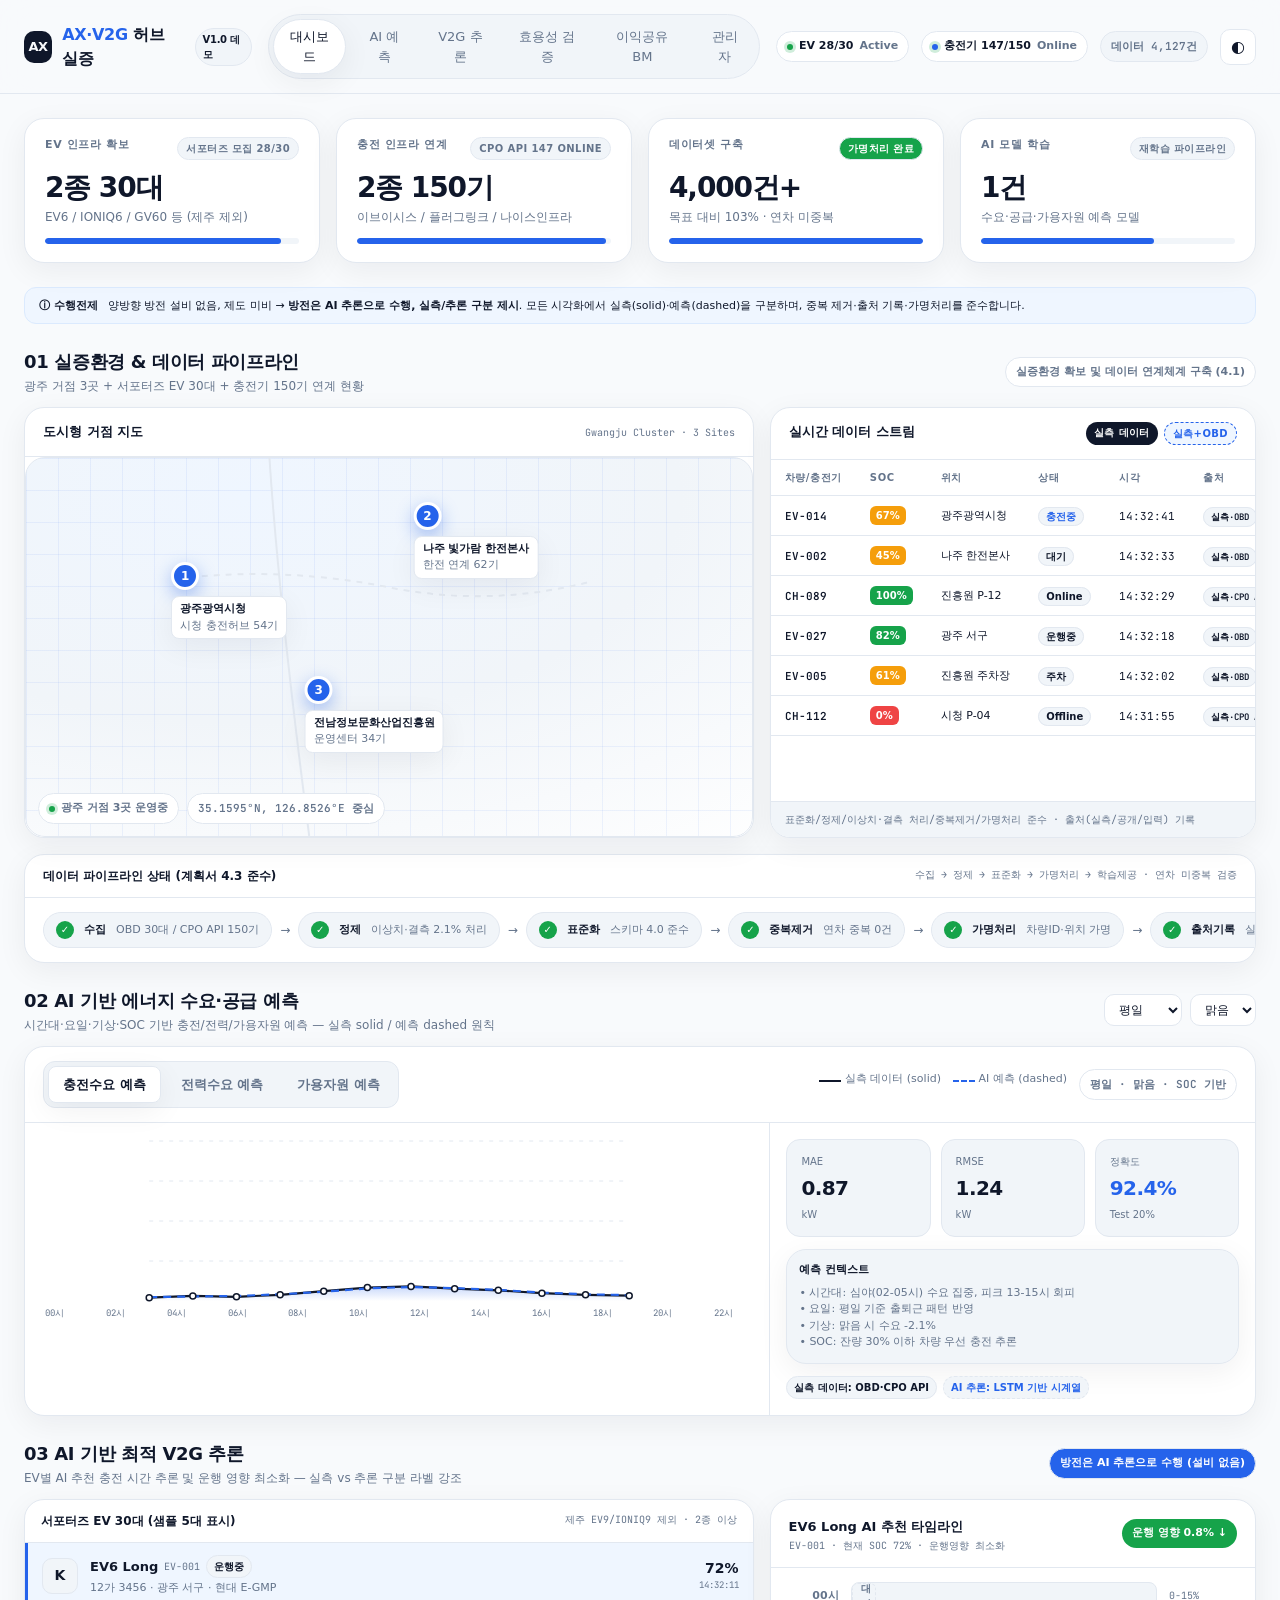
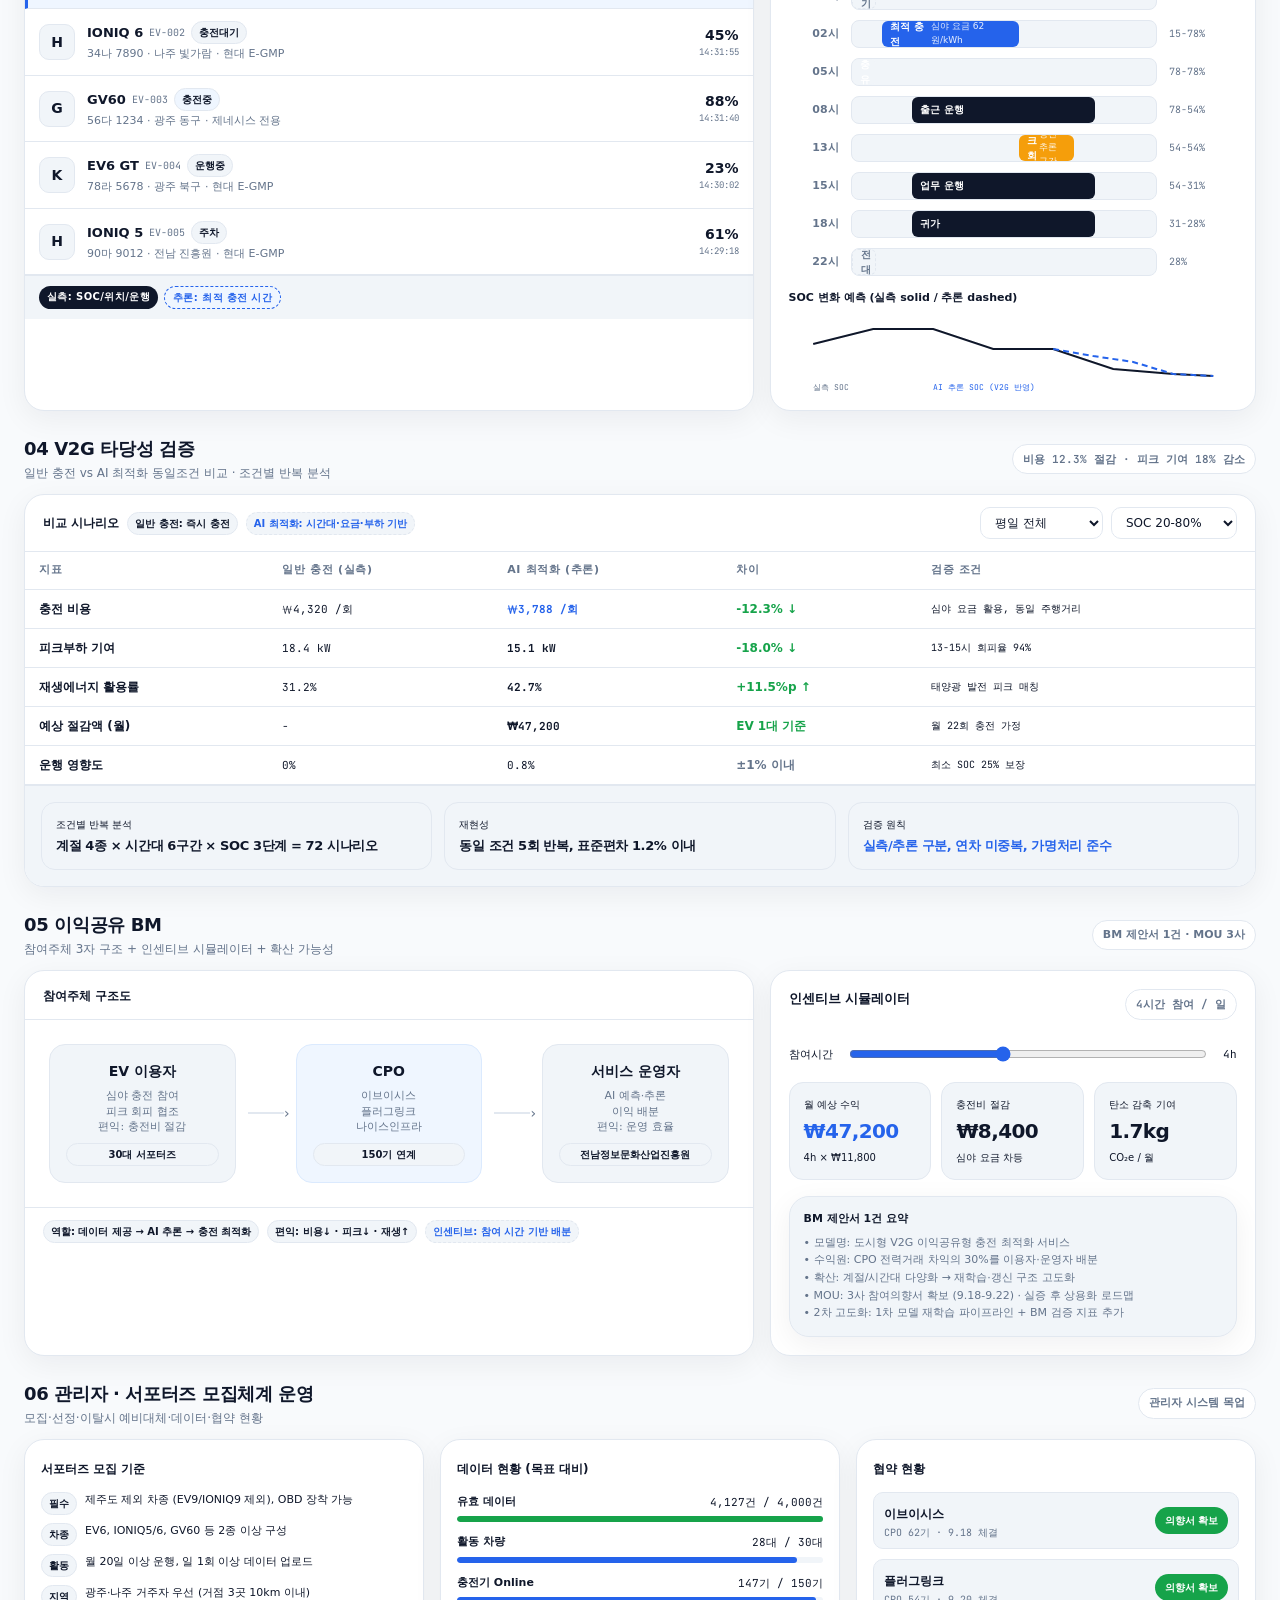
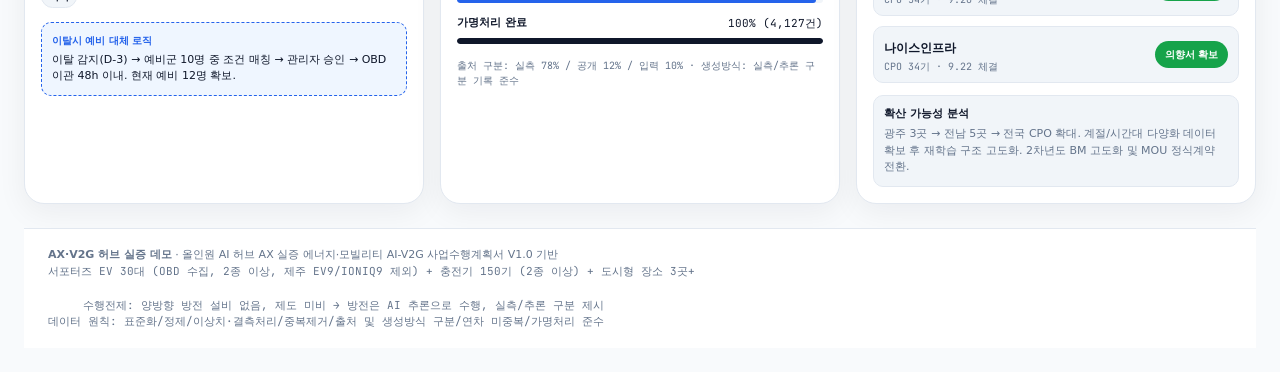
<file: Ax-V2g-Demo-Service.html>
<!DOCTYPE html>
<html lang="en">
<head>
  <meta charset="UTF-8">
  <meta name="viewport" content="width=device-width, initial-scale=1">
  <title>React Artifact</title>
  <style>*, ::before, ::after {
  --tw-border-spacing-x: 0;
  --tw-border-spacing-y: 0;
  --tw-translate-x: 0;
  --tw-translate-y: 0;
  --tw-rotate: 0;
  --tw-skew-x: 0;
  --tw-skew-y: 0;
  --tw-scale-x: 1;
  --tw-scale-y: 1;
  --tw-pan-x:  ;
  --tw-pan-y:  ;
  --tw-pinch-zoom:  ;
  --tw-scroll-snap-strictness: proximity;
  --tw-gradient-from-position:  ;
  --tw-gradient-via-position:  ;
  --tw-gradient-to-position:  ;
  --tw-ordinal:  ;
  --tw-slashed-zero:  ;
  --tw-numeric-figure:  ;
  --tw-numeric-spacing:  ;
  --tw-numeric-fraction:  ;
  --tw-ring-inset:  ;
  --tw-ring-offset-width: 0px;
  --tw-ring-offset-color: #fff;
  --tw-ring-color: rgb(59 130 246 / 0.5);
  --tw-ring-offset-shadow: 0 0 #0000;
  --tw-ring-shadow: 0 0 #0000;
  --tw-shadow: 0 0 #0000;
  --tw-shadow-colored: 0 0 #0000;
  --tw-blur:  ;
  --tw-brightness:  ;
  --tw-contrast:  ;
  --tw-grayscale:  ;
  --tw-hue-rotate:  ;
  --tw-invert:  ;
  --tw-saturate:  ;
  --tw-sepia:  ;
  --tw-drop-shadow:  ;
  --tw-backdrop-blur:  ;
  --tw-backdrop-brightness:  ;
  --tw-backdrop-contrast:  ;
  --tw-backdrop-grayscale:  ;
  --tw-backdrop-hue-rotate:  ;
  --tw-backdrop-invert:  ;
  --tw-backdrop-opacity:  ;
  --tw-backdrop-saturate:  ;
  --tw-backdrop-sepia:  ;
  --tw-contain-size:  ;
  --tw-contain-layout:  ;
  --tw-contain-paint:  ;
  --tw-contain-style:  ;
}

::backdrop {
  --tw-border-spacing-x: 0;
  --tw-border-spacing-y: 0;
  --tw-translate-x: 0;
  --tw-translate-y: 0;
  --tw-rotate: 0;
  --tw-skew-x: 0;
  --tw-skew-y: 0;
  --tw-scale-x: 1;
  --tw-scale-y: 1;
  --tw-pan-x:  ;
  --tw-pan-y:  ;
  --tw-pinch-zoom:  ;
  --tw-scroll-snap-strictness: proximity;
  --tw-gradient-from-position:  ;
  --tw-gradient-via-position:  ;
  --tw-gradient-to-position:  ;
  --tw-ordinal:  ;
  --tw-slashed-zero:  ;
  --tw-numeric-figure:  ;
  --tw-numeric-spacing:  ;
  --tw-numeric-fraction:  ;
  --tw-ring-inset:  ;
  --tw-ring-offset-width: 0px;
  --tw-ring-offset-color: #fff;
  --tw-ring-color: rgb(59 130 246 / 0.5);
  --tw-ring-offset-shadow: 0 0 #0000;
  --tw-ring-shadow: 0 0 #0000;
  --tw-shadow: 0 0 #0000;
  --tw-shadow-colored: 0 0 #0000;
  --tw-blur:  ;
  --tw-brightness:  ;
  --tw-contrast:  ;
  --tw-grayscale:  ;
  --tw-hue-rotate:  ;
  --tw-invert:  ;
  --tw-saturate:  ;
  --tw-sepia:  ;
  --tw-drop-shadow:  ;
  --tw-backdrop-blur:  ;
  --tw-backdrop-brightness:  ;
  --tw-backdrop-contrast:  ;
  --tw-backdrop-grayscale:  ;
  --tw-backdrop-hue-rotate:  ;
  --tw-backdrop-invert:  ;
  --tw-backdrop-opacity:  ;
  --tw-backdrop-saturate:  ;
  --tw-backdrop-sepia:  ;
  --tw-contain-size:  ;
  --tw-contain-layout:  ;
  --tw-contain-paint:  ;
  --tw-contain-style:  ;
}

/*
! tailwindcss v3.4.18 | MIT License | https://tailwindcss.com
*/

/*
1. Prevent padding and border from affecting element width. (https://github.com/mozdevs/cssremedy/issues/4)
2. Allow adding a border to an element by just adding a border-width. (https://github.com/tailwindcss/tailwindcss/pull/116)
*/

*,
::before,
::after {
  box-sizing: border-box;
  /* 1 */
  border-width: 0;
  /* 2 */
  border-style: solid;
  /* 2 */
  border-color: #e5e7eb;
  /* 2 */
}

::before,
::after {
  --tw-content: '';
}

/*
1. Use a consistent sensible line-height in all browsers.
2. Prevent adjustments of font size after orientation changes in iOS.
3. Use a more readable tab size.
4. Use the user's configured `sans` font-family by default.
5. Use the user's configured `sans` font-feature-settings by default.
6. Use the user's configured `sans` font-variation-settings by default.
7. Disable tap highlights on iOS
*/

html,
:host {
  line-height: 1.5;
  /* 1 */
  -webkit-text-size-adjust: 100%;
  /* 2 */
  -moz-tab-size: 4;
  /* 3 */
  -o-tab-size: 4;
     tab-size: 4;
  /* 3 */
  font-family: ui-sans-serif, system-ui, sans-serif, "Apple Color Emoji", "Segoe UI Emoji", "Segoe UI Symbol", "Noto Color Emoji";
  /* 4 */
  font-feature-settings: normal;
  /* 5 */
  font-variation-settings: normal;
  /* 6 */
  -webkit-tap-highlight-color: transparent;
  /* 7 */
}

/*
1. Remove the margin in all browsers.
2. Inherit line-height from `html` so users can set them as a class directly on the `html` element.
*/

body {
  margin: 0;
  /* 1 */
  line-height: inherit;
  /* 2 */
}

/*
1. Add the correct height in Firefox.
2. Correct the inheritance of border color in Firefox. (https://bugzilla.mozilla.org/show_bug.cgi?id=190655)
3. Ensure horizontal rules are visible by default.
*/

hr {
  height: 0;
  /* 1 */
  color: inherit;
  /* 2 */
  border-top-width: 1px;
  /* 3 */
}

/*
Add the correct text decoration in Chrome, Edge, and Safari.
*/

abbr:where([title]) {
  -webkit-text-decoration: underline dotted;
          text-decoration: underline dotted;
}

/*
Remove the default font size and weight for headings.
*/

h1,
h2,
h3,
h4,
h5,
h6 {
  font-size: inherit;
  font-weight: inherit;
}

/*
Reset links to optimize for opt-in styling instead of opt-out.
*/

a {
  color: inherit;
  text-decoration: inherit;
}

/*
Add the correct font weight in Edge and Safari.
*/

b,
strong {
  font-weight: bolder;
}

/*
1. Use the user's configured `mono` font-family by default.
2. Use the user's configured `mono` font-feature-settings by default.
3. Use the user's configured `mono` font-variation-settings by default.
4. Correct the odd `em` font sizing in all browsers.
*/

code,
kbd,
samp,
pre {
  font-family: ui-monospace, SFMono-Regular, Menlo, Monaco, Consolas, "Liberation Mono", "Courier New", monospace;
  /* 1 */
  font-feature-settings: normal;
  /* 2 */
  font-variation-settings: normal;
  /* 3 */
  font-size: 1em;
  /* 4 */
}

/*
Add the correct font size in all browsers.
*/

small {
  font-size: 80%;
}

/*
Prevent `sub` and `sup` elements from affecting the line height in all browsers.
*/

sub,
sup {
  font-size: 75%;
  line-height: 0;
  position: relative;
  vertical-align: baseline;
}

sub {
  bottom: -0.25em;
}

sup {
  top: -0.5em;
}

/*
1. Remove text indentation from table contents in Chrome and Safari. (https://bugs.chromium.org/p/chromium/issues/detail?id=999088, https://bugs.webkit.org/show_bug.cgi?id=201297)
2. Correct table border color inheritance in all Chrome and Safari. (https://bugs.chromium.org/p/chromium/issues/detail?id=935729, https://bugs.webkit.org/show_bug.cgi?id=195016)
3. Remove gaps between table borders by default.
*/

table {
  text-indent: 0;
  /* 1 */
  border-color: inherit;
  /* 2 */
  border-collapse: collapse;
  /* 3 */
}

/*
1. Change the font styles in all browsers.
2. Remove the margin in Firefox and Safari.
3. Remove default padding in all browsers.
*/

button,
input,
optgroup,
select,
textarea {
  font-family: inherit;
  /* 1 */
  font-feature-settings: inherit;
  /* 1 */
  font-variation-settings: inherit;
  /* 1 */
  font-size: 100%;
  /* 1 */
  font-weight: inherit;
  /* 1 */
  line-height: inherit;
  /* 1 */
  letter-spacing: inherit;
  /* 1 */
  color: inherit;
  /* 1 */
  margin: 0;
  /* 2 */
  padding: 0;
  /* 3 */
}

/*
Remove the inheritance of text transform in Edge and Firefox.
*/

button,
select {
  text-transform: none;
}

/*
1. Correct the inability to style clickable types in iOS and Safari.
2. Remove default button styles.
*/

button,
input:where([type='button']),
input:where([type='reset']),
input:where([type='submit']) {
  -webkit-appearance: button;
  /* 1 */
  background-color: transparent;
  /* 2 */
  background-image: none;
  /* 2 */
}

/*
Use the modern Firefox focus style for all focusable elements.
*/

:-moz-focusring {
  outline: auto;
}

/*
Remove the additional `:invalid` styles in Firefox. (https://github.com/mozilla/gecko-dev/blob/2f9eacd9d3d995c937b4251a5557d95d494c9be1/layout/style/res/forms.css#L728-L737)
*/

:-moz-ui-invalid {
  box-shadow: none;
}

/*
Add the correct vertical alignment in Chrome and Firefox.
*/

progress {
  vertical-align: baseline;
}

/*
Correct the cursor style of increment and decrement buttons in Safari.
*/

::-webkit-inner-spin-button,
::-webkit-outer-spin-button {
  height: auto;
}

/*
1. Correct the odd appearance in Chrome and Safari.
2. Correct the outline style in Safari.
*/

[type='search'] {
  -webkit-appearance: textfield;
  /* 1 */
  outline-offset: -2px;
  /* 2 */
}

/*
Remove the inner padding in Chrome and Safari on macOS.
*/

::-webkit-search-decoration {
  -webkit-appearance: none;
}

/*
1. Correct the inability to style clickable types in iOS and Safari.
2. Change font properties to `inherit` in Safari.
*/

::-webkit-file-upload-button {
  -webkit-appearance: button;
  /* 1 */
  font: inherit;
  /* 2 */
}

/*
Add the correct display in Chrome and Safari.
*/

summary {
  display: list-item;
}

/*
Removes the default spacing and border for appropriate elements.
*/

blockquote,
dl,
dd,
h1,
h2,
h3,
h4,
h5,
h6,
hr,
figure,
p,
pre {
  margin: 0;
}

fieldset {
  margin: 0;
  padding: 0;
}

legend {
  padding: 0;
}

ol,
ul,
menu {
  list-style: none;
  margin: 0;
  padding: 0;
}

/*
Reset default styling for dialogs.
*/

dialog {
  padding: 0;
}

/*
Prevent resizing textareas horizontally by default.
*/

textarea {
  resize: vertical;
}

/*
1. Reset the default placeholder opacity in Firefox. (https://github.com/tailwindlabs/tailwindcss/issues/3300)
2. Set the default placeholder color to the user's configured gray 400 color.
*/

input::-moz-placeholder, textarea::-moz-placeholder {
  opacity: 1;
  /* 1 */
  color: #9ca3af;
  /* 2 */
}

input::placeholder,
textarea::placeholder {
  opacity: 1;
  /* 1 */
  color: #9ca3af;
  /* 2 */
}

/*
Set the default cursor for buttons.
*/

button,
[role="button"] {
  cursor: pointer;
}

/*
Make sure disabled buttons don't get the pointer cursor.
*/

:disabled {
  cursor: default;
}

/*
1. Make replaced elements `display: block` by default. (https://github.com/mozdevs/cssremedy/issues/14)
2. Add `vertical-align: middle` to align replaced elements more sensibly by default. (https://github.com/jensimmons/cssremedy/issues/14#issuecomment-634934210)
   This can trigger a poorly considered lint error in some tools but is included by design.
*/

img,
svg,
video,
canvas,
audio,
iframe,
embed,
object {
  display: block;
  /* 1 */
  vertical-align: middle;
  /* 2 */
}

/*
Constrain images and videos to the parent width and preserve their intrinsic aspect ratio. (https://github.com/mozdevs/cssremedy/issues/14)
*/

img,
video {
  max-width: 100%;
  height: auto;
}

/* Make elements with the HTML hidden attribute stay hidden by default */

[hidden]:where(:not([hidden="until-found"])) {
  display: none;
}

.container {
  width: 100%;
}

@media (min-width: 640px) {
  .container {
    max-width: 640px;
  }
}

@media (min-width: 768px) {
  .container {
    max-width: 768px;
  }
}

@media (min-width: 1024px) {
  .container {
    max-width: 1024px;
  }
}

@media (min-width: 1280px) {
  .container {
    max-width: 1280px;
  }
}

@media (min-width: 1536px) {
  .container {
    max-width: 1536px;
  }
}

.visible {
  visibility: visible;
}

.absolute {
  position: absolute;
}

.block {
  display: block;
}

.flex {
  display: flex;
}

.inline-flex {
  display: inline-flex;
}

.table {
  display: table;
}

.grid {
  display: grid;
}

.border {
  border-width: 1px;
}

.filter {
  filter: var(--tw-blur) var(--tw-brightness) var(--tw-contrast) var(--tw-grayscale) var(--tw-hue-rotate) var(--tw-invert) var(--tw-saturate) var(--tw-sepia) var(--tw-drop-shadow);
}

.transition {
  transition-property: color, background-color, border-color, text-decoration-color, fill, stroke, opacity, box-shadow, transform, filter, backdrop-filter;
  transition-timing-function: cubic-bezier(0.4, 0, 0.2, 1);
  transition-duration: 150ms;
}

html,
body,
#root {
  min-height: 100%;
}

body {
  margin: 0;
  font-family: ui-sans-serif, system-ui, -apple-system, BlinkMacSystemFont, "Segoe UI", sans-serif;
}

/*
 * Tailwind v4's Preflight no longer sets `cursor: pointer` on buttons, so
 * clickable controls fall back to the default arrow cursor. Restore the
 * pointer cursor on interactive elements so artifacts give a clear
 * "this is clickable" affordance on hover.
 */

button:not(:disabled),
[role="button"]:not([aria-disabled="true"]),
label[for],
select:not(:disabled),
summary {
  cursor: pointer;
}
</style>
</head>
<body>
  <div id="root"></div>
  
  <script type="module">var $c=Object.create;var{getPrototypeOf:Hc,defineProperty:Tl,getOwnPropertyNames:Qc}=Object;var Gc=Object.prototype.hasOwnProperty;var vt=(e,t,n)=>{n=e!=null?$c(Hc(e)):{};let r=t||!e||!e.__esModule?Tl(n,"default",{value:e,enumerable:!0}):n;for(let l of Qc(e))if(!Gc.call(r,l))Tl(r,l,{get:()=>e[l],enumerable:!0});return r};var ar=(e,t)=>()=>(t||e((t={exports:{}}).exports,t),t.exports);var Kc=(e,t)=>{for(var n in t)Tl(e,n,{get:t[n],enumerable:!0,configurable:!0,set:(r)=>t[n]=()=>r})};var Yc=(e,t)=>()=>(e&&(t=e(e=0)),t);var dn=ar((sd)=>{var cn=Symbol.for("react.element"),Xc=Symbol.for("react.portal"),Zc=Symbol.for("react.fragment"),Jc=Symbol.for("react.strict_mode"),qc=Symbol.for("react.profiler"),bc=Symbol.for("react.provider"),jc=Symbol.for("react.context"),ed=Symbol.for("react.forward_ref"),td=Symbol.for("react.suspense"),nd=Symbol.for("react.memo"),rd=Symbol.for("react.lazy"),jo=Symbol.iterator;function ld(e){if(e===null||typeof e!=="object")return null;return e=jo&&e[jo]||e["@@iterator"],typeof e==="function"?e:null}var na={isMounted:function(){return!1},enqueueForceUpdate:function(){},enqueueReplaceState:function(){},enqueueSetState:function(){}},ra=Object.assign,la={};function Ot(e,t,n){this.props=e,this.context=t,this.refs=la,this.updater=n||na}Ot.prototype.isReactComponent={};Ot.prototype.setState=function(e,t){if(typeof e!=="object"&&typeof e!=="function"&&e!=null)throw Error("setState(...): takes an object of state variables to update or a function which returns an object of state variables.");this.updater.enqueueSetState(this,e,t,"setState")};Ot.prototype.forceUpdate=function(e){this.updater.enqueueForceUpdate(this,e,"forceUpdate")};function ia(){}ia.prototype=Ot.prototype;function Ll(e,t,n){this.props=e,this.context=t,this.refs=la,this.updater=n||na}var Ol=Ll.prototype=new ia;Ol.constructor=Ll;ra(Ol,Ot.prototype);Ol.isPureReactComponent=!0;var ea=Array.isArray,oa=Object.prototype.hasOwnProperty,Rl={current:null},aa={key:!0,ref:!0,__self:!0,__source:!0};function ua(e,t,n){var r,l={},i=null,o=null;if(t!=null)for(r in t.ref!==void 0&&(o=t.ref),t.key!==void 0&&(i=""+t.key),t)oa.call(t,r)&&!aa.hasOwnProperty(r)&&(l[r]=t[r]);var a=arguments.length-2;if(a===1)l.children=n;else if(1<a){for(var c=Array(a),f=0;f<a;f++)c[f]=arguments[f+2];l.children=c}if(e&&e.defaultProps)for(r in a=e.defaultProps,a)l[r]===void 0&&(l[r]=a[r]);return{$$typeof:cn,type:e,key:i,ref:o,props:l,_owner:Rl.current}}function id(e,t){return{$$typeof:cn,type:e.type,key:t,ref:e.ref,props:e.props,_owner:e._owner}}function Ml(e){return typeof e==="object"&&e!==null&&e.$$typeof===cn}function od(e){var t={"=":"=0",":":"=2"};return"$"+e.replace(/[=:]/g,function(n){return t[n]})}var ta=/\/+/g;function Il(e,t){return typeof e==="object"&&e!==null&&e.key!=null?od(""+e.key):t.toString(36)}function sr(e,t,n,r,l){var i=typeof e;if(i==="undefined"||i==="boolean")e=null;var o=!1;if(e===null)o=!0;else switch(i){case"string":case"number":o=!0;break;case"object":switch(e.$$typeof){case cn:case Xc:o=!0}}if(o)return o=e,l=l(o),e=r===""?"."+Il(o,0):r,ea(l)?(n="",e!=null&&(n=e.replace(ta,"$&/")+"/"),sr(l,t,n,"",function(f){return f})):l!=null&&(Ml(l)&&(l=id(l,n+(!l.key||o&&o.key===l.key?"":(""+l.key).replace(ta,"$&/")+"/")+e)),t.push(l)),1;if(o=0,r=r===""?".":r+":",ea(e))for(var a=0;a<e.length;a++){i=e[a];var c=r+Il(i,a);o+=sr(i,t,n,c,l)}else if(c=ld(e),typeof c==="function")for(e=c.call(e),a=0;!(i=e.next()).done;)i=i.value,c=r+Il(i,a++),o+=sr(i,t,n,c,l);else if(i==="object")throw t=String(e),Error("Objects are not valid as a React child (found: "+(t==="[object Object]"?"object with keys {"+Object.keys(e).join(", ")+"}":t)+"). If you meant to render a collection of children, use an array instead.");return o}function ur(e,t,n){if(e==null)return e;var r=[],l=0;return sr(e,r,"","",function(i){return t.call(n,i,l++)}),r}function ad(e){if(e._status===-1){var t=e._result;t=t(),t.then(function(n){if(e._status===0||e._status===-1)e._status=1,e._result=n},function(n){if(e._status===0||e._status===-1)e._status=2,e._result=n}),e._status===-1&&(e._status=0,e._result=t)}if(e._status===1)return e._result.default;throw e._result}var ne={current:null},cr={transition:null},ud={ReactCurrentDispatcher:ne,ReactCurrentBatchConfig:cr,ReactCurrentOwner:Rl};function sa(){throw Error("act(...) is not supported in production builds of React.")}sd.Children={map:ur,forEach:function(e,t,n){ur(e,function(){t.apply(this,arguments)},n)},count:function(e){var t=0;return ur(e,function(){t++}),t},toArray:function(e){return ur(e,function(t){return t})||[]},only:function(e){if(!Ml(e))throw Error("React.Children.only expected to receive a single React element child.");return e}};sd.Component=Ot;sd.Fragment=Zc;sd.Profiler=qc;sd.PureComponent=Ll;sd.StrictMode=Jc;sd.Suspense=td;sd.__SECRET_INTERNALS_DO_NOT_USE_OR_YOU_WILL_BE_FIRED=ud;sd.act=sa;sd.cloneElement=function(e,t,n){if(e===null||e===void 0)throw Error("React.cloneElement(...): The argument must be a React element, but you passed "+e+".");var r=ra({},e.props),l=e.key,i=e.ref,o=e._owner;if(t!=null){if(t.ref!==void 0&&(i=t.ref,o=Rl.current),t.key!==void 0&&(l=""+t.key),e.type&&e.type.defaultProps)var a=e.type.defaultProps;for(c in t)oa.call(t,c)&&!aa.hasOwnProperty(c)&&(r[c]=t[c]===void 0&&a!==void 0?a[c]:t[c])}var c=arguments.length-2;if(c===1)r.children=n;else if(1<c){a=Array(c);for(var f=0;f<c;f++)a[f]=arguments[f+2];r.children=a}return{$$typeof:cn,type:e.type,key:l,ref:i,props:r,_owner:o}};sd.createContext=function(e){return e={$$typeof:jc,_currentValue:e,_currentValue2:e,_threadCount:0,Provider:null,Consumer:null,_defaultValue:null,_globalName:null},e.Provider={$$typeof:bc,_context:e},e.Consumer=e};sd.createElement=ua;sd.createFactory=function(e){var t=ua.bind(null,e);return t.type=e,t};sd.createRef=function(){return{current:null}};sd.forwardRef=function(e){return{$$typeof:ed,render:e}};sd.isValidElement=Ml;sd.lazy=function(e){return{$$typeof:rd,_payload:{_status:-1,_result:e},_init:ad}};sd.memo=function(e,t){return{$$typeof:nd,type:e,compare:t===void 0?null:t}};sd.startTransition=function(e){var t=cr.transition;cr.transition={};try{e()}finally{cr.transition=t}};sd.unstable_act=sa;sd.useCallback=function(e,t){return ne.current.useCallback(e,t)};sd.useContext=function(e){return ne.current.useContext(e)};sd.useDebugValue=function(){};sd.useDeferredValue=function(e){return ne.current.useDeferredValue(e)};sd.useEffect=function(e,t){return ne.current.useEffect(e,t)};sd.useId=function(){return ne.current.useId()};sd.useImperativeHandle=function(e,t,n){return ne.current.useImperativeHandle(e,t,n)};sd.useInsertionEffect=function(e,t){return ne.current.useInsertionEffect(e,t)};sd.useLayoutEffect=function(e,t){return ne.current.useLayoutEffect(e,t)};sd.useMemo=function(e,t){return ne.current.useMemo(e,t)};sd.useReducer=function(e,t,n){return ne.current.useReducer(e,t,n)};sd.useRef=function(e){return ne.current.useRef(e)};sd.useState=function(e){return ne.current.useState(e)};sd.useSyncExternalStore=function(e,t,n){return ne.current.useSyncExternalStore(e,t,n)};sd.useTransition=function(){return ne.current.useTransition()};sd.version="18.3.1"});var ha=ar((Yd)=>{function Fl(e,t){var n=e.length;e.push(t);e:for(;0<n;){var r=n-1>>>1,l=e[r];if(0<dr(l,t))e[r]=t,e[n]=l,n=r;else break e}}function Ee(e){return e.length===0?null:e[0]}function vr(e){if(e.length===0)return null;var t=e[0],n=e.pop();if(n!==t){e[0]=n;e:for(var r=0,l=e.length,i=l>>>1;r<i;){var o=2*(r+1)-1,a=e[o],c=o+1,f=e[c];if(0>dr(a,n))c<l&&0>dr(f,a)?(e[r]=f,e[c]=n,r=c):(e[r]=a,e[o]=n,r=o);else if(c<l&&0>dr(f,n))e[r]=f,e[c]=n,r=c;else break e}}return t}function dr(e,t){var n=e.sortIndex-t.sortIndex;return n!==0?n:e.id-t.id}if(typeof performance==="object"&&typeof performance.now==="function")Vl=performance,Yd.unstable_now=function(){return Vl.now()};else fr=Date,Ul=fr.now(),Yd.unstable_now=function(){return fr.now()-Ul};var Vl,fr,Ul,Le=[],Xe=[],Kd=1,ve=null,q=3,hr=!1,ht=!1,pn=!1,da=typeof setTimeout==="function"?setTimeout:null,fa=typeof clearTimeout==="function"?clearTimeout:null,ca=typeof setImmediate<"u"?setImmediate:null;typeof navigator<"u"&&navigator.scheduling!==void 0&&navigator.scheduling.isInputPending!==void 0&&navigator.scheduling.isInputPending.bind(navigator.scheduling);function Al(e){for(var t=Ee(Xe);t!==null;){if(t.callback===null)vr(Xe);else if(t.startTime<=e)vr(Xe),t.sortIndex=t.expirationTime,Fl(Le,t);else break;t=Ee(Xe)}}function Bl(e){if(pn=!1,Al(e),!ht)if(Ee(Le)!==null)ht=!0,Hl($l);else{var t=Ee(Xe);t!==null&&Ql(Bl,t.startTime-e)}}function $l(e,t){ht=!1,pn&&(pn=!1,fa(mn),mn=-1),hr=!0;var n=q;try{Al(t);for(ve=Ee(Le);ve!==null&&(!(ve.expirationTime>t)||e&&!va());){var r=ve.callback;if(typeof r==="function"){ve.callback=null,q=ve.priorityLevel;var l=r(ve.expirationTime<=t);t=Yd.unstable_now(),typeof l==="function"?ve.callback=l:ve===Ee(Le)&&vr(Le),Al(t)}else vr(Le);ve=Ee(Le)}if(ve!==null)var i=!0;else{var o=Ee(Xe);o!==null&&Ql(Bl,o.startTime-t),i=!1}return i}finally{ve=null,q=n,hr=!1}}var gr=!1,pr=null,mn=-1,pa=5,ma=-1;function va(){return Yd.unstable_now()-ma<pa?!1:!0}function Dl(){if(pr!==null){var e=Yd.unstable_now();ma=e;var t=!0;try{t=pr(!0,e)}finally{t?fn():(gr=!1,pr=null)}}else gr=!1}var fn;if(typeof ca==="function")fn=function(){ca(Dl)};else if(typeof MessageChannel<"u")mr=new MessageChannel,Wl=mr.port2,mr.port1.onmessage=Dl,fn=function(){Wl.postMessage(null)};else fn=function(){da(Dl,0)};var mr,Wl;function Hl(e){pr=e,gr||(gr=!0,fn())}function Ql(e,t){mn=da(function(){e(Yd.unstable_now())},t)}Yd.unstable_IdlePriority=5;Yd.unstable_ImmediatePriority=1;Yd.unstable_LowPriority=4;Yd.unstable_NormalPriority=3;Yd.unstable_Profiling=null;Yd.unstable_UserBlockingPriority=2;Yd.unstable_cancelCallback=function(e){e.callback=null};Yd.unstable_continueExecution=function(){ht||hr||(ht=!0,Hl($l))};Yd.unstable_forceFrameRate=function(e){0>e||125<e?console.error("forceFrameRate takes a positive int between 0 and 125, forcing frame rates higher than 125 fps is not supported"):pa=0<e?Math.floor(1000/e):5};Yd.unstable_getCurrentPriorityLevel=function(){return q};Yd.unstable_getFirstCallbackNode=function(){return Ee(Le)};Yd.unstable_next=function(e){switch(q){case 1:case 2:case 3:var t=3;break;default:t=q}var n=q;q=t;try{return e()}finally{q=n}};Yd.unstable_pauseExecution=function(){};Yd.unstable_requestPaint=function(){};Yd.unstable_runWithPriority=function(e,t){switch(e){case 1:case 2:case 3:case 4:case 5:break;default:e=3}var n=q;q=e;try{return t()}finally{q=n}};Yd.unstable_scheduleCallback=function(e,t,n){var r=Yd.unstable_now();switch(typeof n==="object"&&n!==null?(n=n.delay,n=typeof n==="number"&&0<n?r+n:r):n=r,e){case 1:var l=-1;break;case 2:l=250;break;case 5:l=1073741823;break;case 4:l=1e4;break;default:l=5000}return l=n+l,e={id:Kd++,callback:t,priorityLevel:e,startTime:n,expirationTime:l,sortIndex:-1},n>r?(e.sortIndex=n,Fl(Xe,e),Ee(Le)===null&&e===Ee(Xe)&&(pn?(fa(mn),mn=-1):pn=!0,Ql(Bl,n-r))):(e.sortIndex=l,Fl(Le,e),ht||hr||(ht=!0,Hl($l))),e};Yd.unstable_shouldYield=va;Yd.unstable_wrapCallback=function(e){var t=q;return function(){var n=q;q=t;try{return e.apply(this,arguments)}finally{q=n}}}});var qo={};Kc(qo,{version:()=>Ic,unstable_renderSubtreeIntoContainer:()=>Tc,unstable_batchedUpdates:()=>Pc,unmountComponentAtNode:()=>_c,render:()=>xc,hydrateRoot:()=>zc,hydrate:()=>Cc,flushSync:()=>Ec,findDOMNode:()=>Nc,createRoot:()=>Sc,createPortal:()=>kc,__SECRET_INTERNALS_DO_NOT_USE_OR_YOU_WILL_BE_FIRED:()=>wc});function y(e){for(var t="https://reactjs.org/docs/error-decoder.html?invariant="+e,n=1;n<arguments.length;n++)t+="&args[]="+encodeURIComponent(arguments[n]);return"Minified React error #"+e+"; visit "+t+" for the full message or use the non-minified dev environment for full errors and additional helpful warnings."}function It(e,t){en(e,t),en(e+"Capture",t)}function en(e,t){An[e]=t;for(e=0;e<t.length;e++)Nu.add(t[e])}function mf(e){if(fi.call(ya,e))return!0;if(fi.call(ga,e))return!1;if(pf.test(e))return ya[e]=!0;return ga[e]=!0,!1}function vf(e,t,n,r){if(n!==null&&n.type===0)return!1;switch(typeof t){case"function":case"symbol":return!0;case"boolean":if(r)return!1;if(n!==null)return!n.acceptsBooleans;return e=e.toLowerCase().slice(0,5),e!=="data-"&&e!=="aria-";default:return!1}}function hf(e,t,n,r){if(t===null||typeof t>"u"||vf(e,t,n,r))return!0;if(r)return!1;if(n!==null)switch(n.type){case 3:return!t;case 4:return t===!1;case 5:return isNaN(t);case 6:return isNaN(t)||1>t}return!1}function ie(e,t,n,r,l,i,o){this.acceptsBooleans=t===2||t===3||t===4,this.attributeName=r,this.attributeNamespace=l,this.mustUseProperty=n,this.propertyName=e,this.type=t,this.sanitizeURL=i,this.removeEmptyString=o}function ao(e){return e[1].toUpperCase()}function uo(e,t,n,r){var l=J.hasOwnProperty(t)?J[t]:null;if(l!==null?l.type!==0:r||!(2<t.length)||t[0]!=="o"&&t[0]!=="O"||t[1]!=="n"&&t[1]!=="N")hf(t,n,l,r)&&(n=null),r||l===null?mf(t)&&(n===null?e.removeAttribute(t):e.setAttribute(t,""+n)):l.mustUseProperty?e[l.propertyName]=n===null?l.type===3?!1:"":n:(t=l.attributeName,r=l.attributeNamespace,n===null?e.removeAttribute(t):(l=l.type,n=l===3||l===4&&n===!0?"":""+n,r?e.setAttributeNS(r,t,n):e.setAttribute(t,n)))}function vn(e){if(e===null||typeof e!=="object")return null;return e=wa&&e[wa]||e["@@iterator"],typeof e==="function"?e:null}function Nn(e){if(Gl===void 0)try{throw Error()}catch(n){var t=n.stack.trim().match(/\n( *(at )?)/);Gl=t&&t[1]||""}return`
`+Gl+e}function Yl(e,t){if(!e||Kl)return"";Kl=!0;var n=Error.prepareStackTrace;Error.prepareStackTrace=void 0;try{if(t)if(t=function(){throw Error()},Object.defineProperty(t.prototype,"props",{set:function(){throw Error()}}),typeof Reflect==="object"&&Reflect.construct){try{Reflect.construct(t,[])}catch(f){var r=f}Reflect.construct(e,[],t)}else{try{t.call()}catch(f){r=f}e.call(t.prototype)}else{try{throw Error()}catch(f){r=f}e()}}catch(f){if(f&&r&&typeof f.stack==="string"){for(var l=f.stack.split(`
`),i=r.stack.split(`
`),o=l.length-1,a=i.length-1;1<=o&&0<=a&&l[o]!==i[a];)a--;for(;1<=o&&0<=a;o--,a--)if(l[o]!==i[a]){if(o!==1||a!==1)do if(o--,a--,0>a||l[o]!==i[a]){var c=`
`+l[o].replace(" at new "," at ");return e.displayName&&c.includes("<anonymous>")&&(c=c.replace("<anonymous>",e.displayName)),c}while(1<=o&&0<=a);break}}}finally{Kl=!1,Error.prepareStackTrace=n}return(e=e?e.displayName||e.name:"")?Nn(e):""}function gf(e){switch(e.tag){case 5:return Nn(e.type);case 16:return Nn("Lazy");case 13:return Nn("Suspense");case 19:return Nn("SuspenseList");case 0:case 2:case 15:return e=Yl(e.type,!1),e;case 11:return e=Yl(e.type.render,!1),e;case 1:return e=Yl(e.type,!0),e;default:return""}}function hi(e){if(e==null)return null;if(typeof e==="function")return e.displayName||e.name||null;if(typeof e==="string")return e;switch(e){case Vt:return"Fragment";case Ft:return"Portal";case pi:return"Profiler";case so:return"StrictMode";case mi:return"Suspense";case vi:return"SuspenseList"}if(typeof e==="object")switch(e.$$typeof){case Cu:return(e.displayName||"Context")+".Consumer";case Eu:return(e._context.displayName||"Context")+".Provider";case co:var t=e.render;return e=e.displayName,e||(e=t.displayName||t.name||"",e=e!==""?"ForwardRef("+e+")":"ForwardRef"),e;case fo:return t=e.displayName||null,t!==null?t:hi(e.type)||"Memo";case Je:t=e._payload,e=e._init;try{return hi(e(t))}catch(n){}}return null}function yf(e){var t=e.type;switch(e.tag){case 24:return"Cache";case 9:return(t.displayName||"Context")+".Consumer";case 10:return(t._context.displayName||"Context")+".Provider";case 18:return"DehydratedFragment";case 11:return e=t.render,e=e.displayName||e.name||"",t.displayName||(e!==""?"ForwardRef("+e+")":"ForwardRef");case 7:return"Fragment";case 5:return t;case 4:return"Portal";case 3:return"Root";case 6:return"Text";case 16:return hi(t);case 8:return t===so?"StrictMode":"Mode";case 22:return"Offscreen";case 12:return"Profiler";case 21:return"Scope";case 13:return"Suspense";case 19:return"SuspenseList";case 25:return"TracingMarker";case 1:case 0:case 17:case 2:case 14:case 15:if(typeof t==="function")return t.displayName||t.name||null;if(typeof t==="string")return t}return null}function ct(e){switch(typeof e){case"boolean":case"number":case"string":case"undefined":return e;case"object":return e;default:return""}}function xu(e){var t=e.type;return(e=e.nodeName)&&e.toLowerCase()==="input"&&(t==="checkbox"||t==="radio")}function wf(e){var t=xu(e)?"checked":"value",n=Object.getOwnPropertyDescriptor(e.constructor.prototype,t),r=""+e[t];if(!e.hasOwnProperty(t)&&typeof n<"u"&&typeof n.get==="function"&&typeof n.set==="function"){var{get:l,set:i}=n;return Object.defineProperty(e,t,{configurable:!0,get:function(){return l.call(this)},set:function(o){r=""+o,i.call(this,o)}}),Object.defineProperty(e,t,{enumerable:n.enumerable}),{getValue:function(){return r},setValue:function(o){r=""+o},stopTracking:function(){e._valueTracker=null,delete e[t]}}}}function wr(e){e._valueTracker||(e._valueTracker=wf(e))}function _u(e){if(!e)return!1;var t=e._valueTracker;if(!t)return!0;var n=t.getValue(),r="";return e&&(r=xu(e)?e.checked?"true":"false":e.value),e=r,e!==n?(t.setValue(e),!0):!1}function Qr(e){if(e=e||(typeof document<"u"?document:void 0),typeof e>"u")return null;try{return e.activeElement||e.body}catch(t){return e.body}}function gi(e,t){var n=t.checked;return A({},t,{defaultChecked:void 0,defaultValue:void 0,value:void 0,checked:n!=null?n:e._wrapperState.initialChecked})}function ka(e,t){var n=t.defaultValue==null?"":t.defaultValue,r=t.checked!=null?t.checked:t.defaultChecked;n=ct(t.value!=null?t.value:n),e._wrapperState={initialChecked:r,initialValue:n,controlled:t.type==="checkbox"||t.type==="radio"?t.checked!=null:t.value!=null}}function Pu(e,t){t=t.checked,t!=null&&uo(e,"checked",t,!1)}function yi(e,t){Pu(e,t);var n=ct(t.value),r=t.type;if(n!=null)if(r==="number"){if(n===0&&e.value===""||e.value!=n)e.value=""+n}else e.value!==""+n&&(e.value=""+n);else if(r==="submit"||r==="reset"){e.removeAttribute("value");return}t.hasOwnProperty("value")?wi(e,t.type,n):t.hasOwnProperty("defaultValue")&&wi(e,t.type,ct(t.defaultValue)),t.checked==null&&t.defaultChecked!=null&&(e.defaultChecked=!!t.defaultChecked)}function Sa(e,t,n){if(t.hasOwnProperty("value")||t.hasOwnProperty("defaultValue")){var r=t.type;if(!(r!=="submit"&&r!=="reset"||t.value!==void 0&&t.value!==null))return;t=""+e._wrapperState.initialValue,n||t===e.value||(e.value=t),e.defaultValue=t}n=e.name,n!==""&&(e.name=""),e.defaultChecked=!!e._wrapperState.initialChecked,n!==""&&(e.name=n)}function wi(e,t,n){if(t!=="number"||Qr(e.ownerDocument)!==e)n==null?e.defaultValue=""+e._wrapperState.initialValue:e.defaultValue!==""+n&&(e.defaultValue=""+n)}function Xt(e,t,n,r){if(e=e.options,t){t={};for(var l=0;l<n.length;l++)t["$"+n[l]]=!0;for(n=0;n<e.length;n++)l=t.hasOwnProperty("$"+e[n].value),e[n].selected!==l&&(e[n].selected=l),l&&r&&(e[n].defaultSelected=!0)}else{n=""+ct(n),t=null;for(l=0;l<e.length;l++){if(e[l].value===n){e[l].selected=!0,r&&(e[l].defaultSelected=!0);return}t!==null||e[l].disabled||(t=e[l])}t!==null&&(t.selected=!0)}}function ki(e,t){if(t.dangerouslySetInnerHTML!=null)throw Error(y(91));return A({},t,{value:void 0,defaultValue:void 0,children:""+e._wrapperState.initialValue})}function Na(e,t){var n=t.value;if(n==null){if(n=t.children,t=t.defaultValue,n!=null){if(t!=null)throw Error(y(92));if(En(n)){if(1<n.length)throw Error(y(93));n=n[0]}t=n}t==null&&(t=""),n=t}e._wrapperState={initialValue:ct(n)}}function Tu(e,t){var n=ct(t.value),r=ct(t.defaultValue);n!=null&&(n=""+n,n!==e.value&&(e.value=n),t.defaultValue==null&&e.defaultValue!==n&&(e.defaultValue=n)),r!=null&&(e.defaultValue=""+r)}function Ea(e){var t=e.textContent;t===e._wrapperState.initialValue&&t!==""&&t!==null&&(e.value=t)}function Iu(e){switch(e){case"svg":return"http://www.w3.org/2000/svg";case"math":return"http://www.w3.org/1998/Math/MathML";default:return"http://www.w3.org/1999/xhtml"}}function Si(e,t){return e==null||e==="http://www.w3.org/1999/xhtml"?Iu(t):e==="http://www.w3.org/2000/svg"&&t==="foreignObject"?"http://www.w3.org/1999/xhtml":e}function Wn(e,t){if(t){var n=e.firstChild;if(n&&n===e.lastChild&&n.nodeType===3){n.nodeValue=t;return}}e.textContent=t}function Ou(e,t,n){return t==null||typeof t==="boolean"||t===""?"":n||typeof t!=="number"||t===0||In.hasOwnProperty(e)&&In[e]?(""+t).trim():t+"px"}function Ru(e,t){e=e.style;for(var n in t)if(t.hasOwnProperty(n)){var r=n.indexOf("--")===0,l=Ou(n,t[n],r);n==="float"&&(n="cssFloat"),r?e.setProperty(n,l):e[n]=l}}function Ni(e,t){if(t){if(Sf[e]&&(t.children!=null||t.dangerouslySetInnerHTML!=null))throw Error(y(137,e));if(t.dangerouslySetInnerHTML!=null){if(t.children!=null)throw Error(y(60));if(typeof t.dangerouslySetInnerHTML!=="object"||!("__html"in t.dangerouslySetInnerHTML))throw Error(y(61))}if(t.style!=null&&typeof t.style!=="object")throw Error(y(62))}}function Ei(e,t){if(e.indexOf("-")===-1)return typeof t.is==="string";switch(e){case"annotation-xml":case"color-profile":case"font-face":case"font-face-src":case"font-face-uri":case"font-face-format":case"font-face-name":case"missing-glyph":return!1;default:return!0}}function po(e){return e=e.target||e.srcElement||window,e.correspondingUseElement&&(e=e.correspondingUseElement),e.nodeType===3?e.parentNode:e}function Ca(e){if(e=lr(e)){if(typeof zi!=="function")throw Error(y(280));var t=e.stateNode;t&&(t=yl(t),zi(e.stateNode,e.type,t))}}function Mu(e){Zt?Jt?Jt.push(e):Jt=[e]:Zt=e}function Du(){if(Zt){var e=Zt,t=Jt;if(Jt=Zt=null,Ca(e),t)for(e=0;e<t.length;e++)Ca(t[e])}}function Fu(e,t){return e(t)}function Vu(){}function Uu(e,t,n){if(Xl)return e(t,n);Xl=!0;try{return Fu(e,t,n)}finally{if(Xl=!1,Zt!==null||Jt!==null)Vu(),Du()}}function Bn(e,t){var n=e.stateNode;if(n===null)return null;var r=yl(n);if(r===null)return null;n=r[t];e:switch(t){case"onClick":case"onClickCapture":case"onDoubleClick":case"onDoubleClickCapture":case"onMouseDown":case"onMouseDownCapture":case"onMouseMove":case"onMouseMoveCapture":case"onMouseUp":case"onMouseUpCapture":case"onMouseEnter":(r=!r.disabled)||(e=e.type,r=!(e==="button"||e==="input"||e==="select"||e==="textarea")),e=!r;break e;default:e=!1}if(e)return null;if(n&&typeof n!=="function")throw Error(y(231,t,typeof n));return n}function Nf(e,t,n,r,l,i,o,a,c){var f=Array.prototype.slice.call(arguments,3);try{t.apply(n,f)}catch(h){this.onError(h)}}function Cf(e,t,n,r,l,i,o,a,c){Ln=!1,Gr=null,Nf.apply(Ef,arguments)}function zf(e,t,n,r,l,i,o,a,c){if(Cf.apply(this,arguments),Ln){if(Ln){var f=Gr;Ln=!1,Gr=null}else throw Error(y(198));Kr||(Kr=!0,_i=f)}}function Lt(e){var t=e,n=e;if(e.alternate)for(;t.return;)t=t.return;else{e=t;do t=e,(t.flags&4098)!==0&&(n=t.return),e=t.return;while(e)}return t.tag===3?n:null}function Au(e){if(e.tag===13){var t=e.memoizedState;if(t===null&&(e=e.alternate,e!==null&&(t=e.memoizedState)),t!==null)return t.dehydrated}return null}function za(e){if(Lt(e)!==e)throw Error(y(188))}function xf(e){var t=e.alternate;if(!t){if(t=Lt(e),t===null)throw Error(y(188));return t!==e?null:e}for(var n=e,r=t;;){var l=n.return;if(l===null)break;var i=l.alternate;if(i===null){if(r=l.return,r!==null){n=r;continue}break}if(l.child===i.child){for(i=l.child;i;){if(i===n)return za(l),e;if(i===r)return za(l),t;i=i.sibling}throw Error(y(188))}if(n.return!==r.return)n=l,r=i;else{for(var o=!1,a=l.child;a;){if(a===n){o=!0,n=l,r=i;break}if(a===r){o=!0,r=l,n=i;break}a=a.sibling}if(!o){for(a=i.child;a;){if(a===n){o=!0,n=i,r=l;break}if(a===r){o=!0,r=i,n=l;break}a=a.sibling}if(!o)throw Error(y(189))}}if(n.alternate!==r)throw Error(y(190))}if(n.tag!==3)throw Error(y(188));return n.stateNode.current===n?e:t}function Wu(e){return e=xf(e),e!==null?Bu(e):null}function Bu(e){if(e.tag===5||e.tag===6)return e;for(e=e.child;e!==null;){var t=Bu(e);if(t!==null)return t;e=e.sibling}return null}function Lf(e){if(De&&typeof De.onCommitFiberRoot==="function")try{De.onCommitFiberRoot(ml,e,void 0,(e.current.flags&128)===128)}catch(t){}}function Mf(e){return e>>>=0,e===0?32:31-(Of(e)/Rf|0)|0}function Cn(e){switch(e&-e){case 1:return 1;case 2:return 2;case 4:return 4;case 8:return 8;case 16:return 16;case 32:return 32;case 64:case 128:case 256:case 512:case 1024:case 2048:case 4096:case 8192:case 16384:case 32768:case 65536:case 131072:case 262144:case 524288:case 1048576:case 2097152:return e&4194240;case 4194304:case 8388608:case 16777216:case 33554432:case 67108864:return e&130023424;case 134217728:return 134217728;case 268435456:return 268435456;case 536870912:return 536870912;case 1073741824:return 1073741824;default:return e}}function Xr(e,t){var n=e.pendingLanes;if(n===0)return 0;var r=0,l=e.suspendedLanes,i=e.pingedLanes,o=n&268435455;if(o!==0){var a=o&~l;a!==0?r=Cn(a):(i&=o,i!==0&&(r=Cn(i)))}else o=n&~l,o!==0?r=Cn(o):i!==0&&(r=Cn(i));if(r===0)return 0;if(t!==0&&t!==r&&(t&l)===0&&(l=r&-r,i=t&-t,l>=i||l===16&&(i&4194240)!==0))return t;if((r&4)!==0&&(r|=n&16),t=e.entangledLanes,t!==0)for(e=e.entanglements,t&=r;0<t;)n=31-Pe(t),l=1<<n,r|=e[n],t&=~l;return r}function Df(e,t){switch(e){case 1:case 2:case 4:return t+250;case 8:case 16:case 32:case 64:case 128:case 256:case 512:case 1024:case 2048:case 4096:case 8192:case 16384:case 32768:case 65536:case 131072:case 262144:case 524288:case 1048576:case 2097152:return t+5000;case 4194304:case 8388608:case 16777216:case 33554432:case 67108864:return-1;case 134217728:case 268435456:case 536870912:case 1073741824:return-1;default:return-1}}function Ff(e,t){for(var{suspendedLanes:n,pingedLanes:r,expirationTimes:l,pendingLanes:i}=e;0<i;){var o=31-Pe(i),a=1<<o,c=l[o];if(c===-1){if((a&n)===0||(a&r)!==0)l[o]=Df(a,t)}else c<=t&&(e.expiredLanes|=a);i&=~a}}function Pi(e){return e=e.pendingLanes&-1073741825,e!==0?e:e&1073741824?1073741824:0}function Gu(){var e=Sr;return Sr<<=1,(Sr&4194240)===0&&(Sr=64),e}function Zl(e){for(var t=[],n=0;31>n;n++)t.push(e);return t}function nr(e,t,n){e.pendingLanes|=t,t!==536870912&&(e.suspendedLanes=0,e.pingedLanes=0),e=e.eventTimes,t=31-Pe(t),e[t]=n}function Vf(e,t){var n=e.pendingLanes&~t;e.pendingLanes=t,e.suspendedLanes=0,e.pingedLanes=0,e.expiredLanes&=t,e.mutableReadLanes&=t,e.entangledLanes&=t,t=e.entanglements;var r=e.eventTimes;for(e=e.expirationTimes;0<n;){var l=31-Pe(n),i=1<<l;t[l]=0,r[l]=-1,e[l]=-1,n&=~i}}function vo(e,t){var n=e.entangledLanes|=t;for(e=e.entanglements;n;){var r=31-Pe(n),l=1<<r;l&t|e[r]&t&&(e[r]|=t),n&=~l}}function Ku(e){return e&=-e,1<e?4<e?(e&268435455)!==0?16:536870912:4:1}function _a(e,t){switch(e){case"focusin":case"focusout":nt=null;break;case"dragenter":case"dragleave":rt=null;break;case"mouseover":case"mouseout":lt=null;break;case"pointerover":case"pointerout":$n.delete(t.pointerId);break;case"gotpointercapture":case"lostpointercapture":Hn.delete(t.pointerId)}}function hn(e,t,n,r,l,i){if(e===null||e.nativeEvent!==i)return e={blockedOn:t,domEventName:n,eventSystemFlags:r,nativeEvent:i,targetContainers:[l]},t!==null&&(t=lr(t),t!==null&&ho(t)),e;return e.eventSystemFlags|=r,t=e.targetContainers,l!==null&&t.indexOf(l)===-1&&t.push(l),e}function Af(e,t,n,r,l){switch(t){case"focusin":return nt=hn(nt,e,t,n,r,l),!0;case"dragenter":return rt=hn(rt,e,t,n,r,l),!0;case"mouseover":return lt=hn(lt,e,t,n,r,l),!0;case"pointerover":var i=l.pointerId;return $n.set(i,hn($n.get(i)||null,e,t,n,r,l)),!0;case"gotpointercapture":return i=l.pointerId,Hn.set(i,hn(Hn.get(i)||null,e,t,n,r,l)),!0}return!1}function qu(e){var t=kt(e.target);if(t!==null){var n=Lt(t);if(n!==null){if(t=n.tag,t===13){if(t=Au(n),t!==null){e.blockedOn=t,Ju(e.priority,function(){Xu(n)});return}}else if(t===3&&n.stateNode.current.memoizedState.isDehydrated){e.blockedOn=n.tag===3?n.stateNode.containerInfo:null;return}}}e.blockedOn=null}function Rr(e){if(e.blockedOn!==null)return!1;for(var t=e.targetContainers;0<t.length;){var n=Ii(e.domEventName,e.eventSystemFlags,t[0],e.nativeEvent);if(n===null){n=e.nativeEvent;var r=new n.constructor(n.type,n);Ci=r,n.target.dispatchEvent(r),Ci=null}else return t=lr(n),t!==null&&ho(t),e.blockedOn=n,!1;t.shift()}return!0}function Pa(e,t,n){Rr(e)&&n.delete(t)}function Wf(){Ti=!1,nt!==null&&Rr(nt)&&(nt=null),rt!==null&&Rr(rt)&&(rt=null),lt!==null&&Rr(lt)&&(lt=null),$n.forEach(Pa),Hn.forEach(Pa)}function gn(e,t){e.blockedOn===t&&(e.blockedOn=null,Ti||(Ti=!0,D.unstable_scheduleCallback(D.unstable_NormalPriority,Wf)))}function Qn(e){function t(l){return gn(l,e)}if(0<Er.length){gn(Er[0],e);for(var n=1;n<Er.length;n++){var r=Er[n];r.blockedOn===e&&(r.blockedOn=null)}}nt!==null&&gn(nt,e),rt!==null&&gn(rt,e),lt!==null&&gn(lt,e),$n.forEach(t),Hn.forEach(t);for(n=0;n<be.length;n++)r=be[n],r.blockedOn===e&&(r.blockedOn=null);for(;0<be.length&&(n=be[0],n.blockedOn===null);)qu(n),n.blockedOn===null&&be.shift()}function Bf(e,t,n,r){var l=I,i=qt.transition;qt.transition=null;try{I=1,go(e,t,n,r)}finally{I=l,qt.transition=i}}function $f(e,t,n,r){var l=I,i=qt.transition;qt.transition=null;try{I=4,go(e,t,n,r)}finally{I=l,qt.transition=i}}function go(e,t,n,r){if(Zr){var l=Ii(e,t,n,r);if(l===null)ti(e,t,r,Jr,n),_a(e,r);else if(Af(l,e,t,n,r))r.stopPropagation();else if(_a(e,r),t&4&&-1<Uf.indexOf(e)){for(;l!==null;){var i=lr(l);if(i!==null&&Yu(i),i=Ii(e,t,n,r),i===null&&ti(e,t,r,Jr,n),i===l)break;l=i}l!==null&&r.stopPropagation()}else ti(e,t,r,null,n)}}function Ii(e,t,n,r){if(Jr=null,e=po(r),e=kt(e),e!==null)if(t=Lt(e),t===null)e=null;else if(n=t.tag,n===13){if(e=Au(t),e!==null)return e;e=null}else if(n===3){if(t.stateNode.current.memoizedState.isDehydrated)return t.tag===3?t.stateNode.containerInfo:null;e=null}else t!==e&&(e=null);return Jr=e,null}function bu(e){switch(e){case"cancel":case"click":case"close":case"contextmenu":case"copy":case"cut":case"auxclick":case"dblclick":case"dragend":case"dragstart":case"drop":case"focusin":case"focusout":case"input":case"invalid":case"keydown":case"keypress":case"keyup":case"mousedown":case"mouseup":case"paste":case"pause":case"play":case"pointercancel":case"pointerdown":case"pointerup":case"ratechange":case"reset":case"resize":case"seeked":case"submit":case"touchcancel":case"touchend":case"touchstart":case"volumechange":case"change":case"selectionchange":case"textInput":case"compositionstart":case"compositionend":case"compositionupdate":case"beforeblur":case"afterblur":case"beforeinput":case"blur":case"fullscreenchange":case"focus":case"hashchange":case"popstate":case"select":case"selectstart":return 1;case"drag":case"dragenter":case"dragexit":case"dragleave":case"dragover":case"mousemove":case"mouseout":case"mouseover":case"pointermove":case"pointerout":case"pointerover":case"scroll":case"toggle":case"touchmove":case"wheel":case"mouseenter":case"mouseleave":case"pointerenter":case"pointerleave":return 4;case"message":switch(Tf()){case mo:return 1;case Hu:return 4;case Yr:case If:return 16;case Qu:return 536870912;default:return 16}default:return 16}}function ju(){if(Mr)return Mr;var e,t=yo,n=t.length,r,l="value"in et?et.value:et.textContent,i=l.length;for(e=0;e<n&&t[e]===l[e];e++);var o=n-e;for(r=1;r<=o&&t[n-r]===l[i-r];r++);return Mr=l.slice(e,1<r?1-r:void 0)}function Dr(e){var t=e.keyCode;return"charCode"in e?(e=e.charCode,e===0&&t===13&&(e=13)):e=t,e===10&&(e=13),32<=e||e===13?e:0}function Cr(){return!0}function Ta(){return!1}function me(e){function t(n,r,l,i,o){this._reactName=n,this._targetInst=l,this.type=r,this.nativeEvent=i,this.target=o,this.currentTarget=null;for(var a in e)e.hasOwnProperty(a)&&(n=e[a],this[a]=n?n(i):i[a]);return this.isDefaultPrevented=(i.defaultPrevented!=null?i.defaultPrevented:i.returnValue===!1)?Cr:Ta,this.isPropagationStopped=Ta,this}return A(t.prototype,{preventDefault:function(){this.defaultPrevented=!0;var n=this.nativeEvent;n&&(n.preventDefault?n.preventDefault():typeof n.returnValue!=="unknown"&&(n.returnValue=!1),this.isDefaultPrevented=Cr)},stopPropagation:function(){var n=this.nativeEvent;n&&(n.stopPropagation?n.stopPropagation():typeof n.cancelBubble!=="unknown"&&(n.cancelBubble=!0),this.isPropagationStopped=Cr)},persist:function(){},isPersistent:Cr}),t}function tp(e){var t=this.nativeEvent;return t.getModifierState?t.getModifierState(e):(e=ep[e])?!!t[e]:!1}function ko(){return tp}function ts(e,t){switch(e){case"keyup":return dp.indexOf(t.keyCode)!==-1;case"keydown":return t.keyCode!==229;case"keypress":case"mousedown":case"focusout":return!0;default:return!1}}function ns(e){return e=e.detail,typeof e==="object"&&"data"in e?e.data:null}function pp(e,t){switch(e){case"compositionend":return ns(t);case"keypress":if(t.which!==32)return null;return Ma=!0,Ra;case"textInput":return e=t.data,e===Ra&&Ma?null:e;default:return null}}function mp(e,t){if(Ut)return e==="compositionend"||!So&&ts(e,t)?(e=ju(),Mr=yo=et=null,Ut=!1,e):null;switch(e){case"paste":return null;case"keypress":if(!(t.ctrlKey||t.altKey||t.metaKey)||t.ctrlKey&&t.altKey){if(t.char&&1<t.char.length)return t.char;if(t.which)return String.fromCharCode(t.which)}return null;case"compositionend":return es&&t.locale!=="ko"?null:t.data;default:return null}}function Da(e){var t=e&&e.nodeName&&e.nodeName.toLowerCase();return t==="input"?!!vp[e.type]:t==="textarea"?!0:!1}function rs(e,t,n,r){Mu(r),t=qr(t,"onChange"),0<t.length&&(n=new wo("onChange","change",null,n,r),e.push({event:n,listeners:t}))}function hp(e){ms(e,0)}function hl(e){var t=Bt(e);if(_u(t))return e}function gp(e,t){if(e==="change")return t}function Fa(){Rn&&(Rn.detachEvent("onpropertychange",is),Gn=Rn=null)}function is(e){if(e.propertyName==="value"&&hl(Gn)){var t=[];rs(t,Gn,e,po(e)),Uu(hp,t)}}function yp(e,t,n){e==="focusin"?(Fa(),Rn=t,Gn=n,Rn.attachEvent("onpropertychange",is)):e==="focusout"&&Fa()}function wp(e){if(e==="selectionchange"||e==="keyup"||e==="keydown")return hl(Gn)}function kp(e,t){if(e==="click")return hl(t)}function Sp(e,t){if(e==="input"||e==="change")return hl(t)}function Np(e,t){return e===t&&(e!==0||1/e===1/t)||e!==e&&t!==t}function Kn(e,t){if(Ie(e,t))return!0;if(typeof e!=="object"||e===null||typeof t!=="object"||t===null)return!1;var n=Object.keys(e),r=Object.keys(t);if(n.length!==r.length)return!1;for(r=0;r<n.length;r++){var l=n[r];if(!fi.call(t,l)||!Ie(e[l],t[l]))return!1}return!0}function Va(e){for(;e&&e.firstChild;)e=e.firstChild;return e}function Ua(e,t){var n=Va(e);e=0;for(var r;n;){if(n.nodeType===3){if(r=e+n.textContent.length,e<=t&&r>=t)return{node:n,offset:t-e};e=r}e:{for(;n;){if(n.nextSibling){n=n.nextSibling;break e}n=n.parentNode}n=void 0}n=Va(n)}}function os(e,t){return e&&t?e===t?!0:e&&e.nodeType===3?!1:t&&t.nodeType===3?os(e,t.parentNode):("contains"in e)?e.contains(t):e.compareDocumentPosition?!!(e.compareDocumentPosition(t)&16):!1:!1}function as(){for(var e=window,t=Qr();t instanceof e.HTMLIFrameElement;){try{var n=typeof t.contentWindow.location.href==="string"}catch(r){n=!1}if(n)e=t.contentWindow;else break;t=Qr(e.document)}return t}function No(e){var t=e&&e.nodeName&&e.nodeName.toLowerCase();return t&&(t==="input"&&(e.type==="text"||e.type==="search"||e.type==="tel"||e.type==="url"||e.type==="password")||t==="textarea"||e.contentEditable==="true")}function Ep(e){var t=as(),n=e.focusedElem,r=e.selectionRange;if(t!==n&&n&&n.ownerDocument&&os(n.ownerDocument.documentElement,n)){if(r!==null&&No(n)){if(t=r.start,e=r.end,e===void 0&&(e=t),"selectionStart"in n)n.selectionStart=t,n.selectionEnd=Math.min(e,n.value.length);else if(e=(t=n.ownerDocument||document)&&t.defaultView||window,e.getSelection){e=e.getSelection();var l=n.textContent.length,i=Math.min(r.start,l);r=r.end===void 0?i:Math.min(r.end,l),!e.extend&&i>r&&(l=r,r=i,i=l),l=Ua(n,i);var o=Ua(n,r);l&&o&&(e.rangeCount!==1||e.anchorNode!==l.node||e.anchorOffset!==l.offset||e.focusNode!==o.node||e.focusOffset!==o.offset)&&(t=t.createRange(),t.setStart(l.node,l.offset),e.removeAllRanges(),i>r?(e.addRange(t),e.extend(o.node,o.offset)):(t.setEnd(o.node,o.offset),e.addRange(t)))}}t=[];for(e=n;e=e.parentNode;)e.nodeType===1&&t.push({element:e,left:e.scrollLeft,top:e.scrollTop});typeof n.focus==="function"&&n.focus();for(n=0;n<t.length;n++)e=t[n],e.element.scrollLeft=e.left,e.element.scrollTop=e.top}}function Aa(e,t,n){var r=n.window===n?n.document:n.nodeType===9?n:n.ownerDocument;Oi||At==null||At!==Qr(r)||(r=At,("selectionStart"in r)&&No(r)?r={start:r.selectionStart,end:r.selectionEnd}:(r=(r.ownerDocument&&r.ownerDocument.defaultView||window).getSelection(),r={anchorNode:r.anchorNode,anchorOffset:r.anchorOffset,focusNode:r.focusNode,focusOffset:r.focusOffset}),Mn&&Kn(Mn,r)||(Mn=r,r=qr(Li,"onSelect"),0<r.length&&(t=new wo("onSelect","select",null,t,n),e.push({event:t,listeners:r}),t.target=At)))}function zr(e,t){var n={};return n[e.toLowerCase()]=t.toLowerCase(),n["Webkit"+e]="webkit"+t,n["Moz"+e]="moz"+t,n}function gl(e){if(jl[e])return jl[e];if(!Wt[e])return e;var t=Wt[e],n;for(n in t)if(t.hasOwnProperty(n)&&n in us)return jl[e]=t[n];return e}function ft(e,t){ps.set(e,t),It(t,[e])}function Ba(e,t,n){var r=e.type||"unknown-event";e.currentTarget=n,zf(r,t,void 0,e),e.currentTarget=null}function ms(e,t){t=(t&4)!==0;for(var n=0;n<e.length;n++){var r=e[n],l=r.event;r=r.listeners;e:{var i=void 0;if(t)for(var o=r.length-1;0<=o;o--){var a=r[o],c=a.instance,f=a.currentTarget;if(a=a.listener,c!==i&&l.isPropagationStopped())break e;Ba(l,a,f),i=c}else for(o=0;o<r.length;o++){if(a=r[o],c=a.instance,f=a.currentTarget,a=a.listener,c!==i&&l.isPropagationStopped())break e;Ba(l,a,f),i=c}}}if(Kr)throw e=_i,Kr=!1,_i=null,e}function O(e,t){var n=t[Ai];n===void 0&&(n=t[Ai]=new Set);var r=e+"__bubble";n.has(r)||(vs(t,e,2,!1),n.add(r))}function ei(e,t,n){var r=0;t&&(r|=4),vs(n,e,r,t)}function Yn(e){if(!e[xr]){e[xr]=!0,Nu.forEach(function(n){n!=="selectionchange"&&(zp.has(n)||ei(n,!1,e),ei(n,!0,e))});var t=e.nodeType===9?e:e.ownerDocument;t===null||t[xr]||(t[xr]=!0,ei("selectionchange",!1,t))}}function vs(e,t,n,r){switch(bu(t)){case 1:var l=Bf;break;case 4:l=$f;break;default:l=go}n=l.bind(null,t,n,e),l=void 0,!xi||t!=="touchstart"&&t!=="touchmove"&&t!=="wheel"||(l=!0),r?l!==void 0?e.addEventListener(t,n,{capture:!0,passive:l}):e.addEventListener(t,n,!0):l!==void 0?e.addEventListener(t,n,{passive:l}):e.addEventListener(t,n,!1)}function ti(e,t,n,r,l){var i=r;if((t&1)===0&&(t&2)===0&&r!==null)e:for(;;){if(r===null)return;var o=r.tag;if(o===3||o===4){var a=r.stateNode.containerInfo;if(a===l||a.nodeType===8&&a.parentNode===l)break;if(o===4)for(o=r.return;o!==null;){var c=o.tag;if(c===3||c===4){if(c=o.stateNode.containerInfo,c===l||c.nodeType===8&&c.parentNode===l)return}o=o.return}for(;a!==null;){if(o=kt(a),o===null)return;if(c=o.tag,c===5||c===6){r=i=o;continue e}a=a.parentNode}}r=r.return}Uu(function(){var f=i,h=po(n),g=[];e:{var v=ps.get(e);if(v!==void 0){var S=wo,N=e;switch(e){case"keypress":if(Dr(n)===0)break e;case"keydown":case"keyup":S=rp;break;case"focusin":N="focus",S=bl;break;case"focusout":N="blur",S=bl;break;case"beforeblur":case"afterblur":S=bl;break;case"click":if(n.button===2)break e;case"auxclick":case"dblclick":case"mousedown":case"mousemove":case"mouseup":case"mouseout":case"mouseover":case"contextmenu":S=Ia;break;case"drag":case"dragend":case"dragenter":case"dragexit":case"dragleave":case"dragover":case"dragstart":case"drop":S=Gf;break;case"touchcancel":case"touchend":case"touchmove":case"touchstart":S=op;break;case ss:case cs:case ds:S=Xf;break;case fs:S=up;break;case"scroll":S=Hf;break;case"wheel":S=cp;break;case"copy":case"cut":case"paste":S=Jf;break;case"gotpointercapture":case"lostpointercapture":case"pointercancel":case"pointerdown":case"pointermove":case"pointerout":case"pointerover":case"pointerup":S=Oa}var k=(t&4)!==0,F=!k&&e==="scroll",u=k?v!==null?v+"Capture":null:v;k=[];for(var d=f,m;d!==null;){m=d;var w=m.stateNode;if(m.tag===5&&w!==null&&(m=w,u!==null&&(w=Bn(d,u),w!=null&&k.push(Xn(d,w,m)))),F)break;d=d.return}0<k.length&&(v=new S(v,N,null,n,h),g.push({event:v,listeners:k}))}}if((t&7)===0){e:{if(v=e==="mouseover"||e==="pointerover",S=e==="mouseout"||e==="pointerout",v&&n!==Ci&&(N=n.relatedTarget||n.fromElement)&&(kt(N)||N[He]))break e;if(S||v){if(v=h.window===h?h:(v=h.ownerDocument)?v.defaultView||v.parentWindow:window,S){if(N=n.relatedTarget||n.toElement,S=f,N=N?kt(N):null,N!==null&&(F=Lt(N),N!==F||N.tag!==5&&N.tag!==6))N=null}else S=null,N=f;if(S!==N){if(k=Ia,w="onMouseLeave",u="onMouseEnter",d="mouse",e==="pointerout"||e==="pointerover")k=Oa,w="onPointerLeave",u="onPointerEnter",d="pointer";if(F=S==null?v:Bt(S),m=N==null?v:Bt(N),v=new k(w,d+"leave",S,n,h),v.target=F,v.relatedTarget=m,w=null,kt(h)===f&&(k=new k(u,d+"enter",N,n,h),k.target=m,k.relatedTarget=F,w=k),F=w,S&&N)t:{k=S,u=N,d=0;for(m=k;m;m=Mt(m))d++;m=0;for(w=u;w;w=Mt(w))m++;for(;0<d-m;)k=Mt(k),d--;for(;0<m-d;)u=Mt(u),m--;for(;d--;){if(k===u||u!==null&&k===u.alternate)break t;k=Mt(k),u=Mt(u)}k=null}else k=null;S!==null&&$a(g,v,S,k,!1),N!==null&&F!==null&&$a(g,F,N,k,!0)}}}e:{if(v=f?Bt(f):window,S=v.nodeName&&v.nodeName.toLowerCase(),S==="select"||S==="input"&&v.type==="file")var C=gp;else if(Da(v))if(ls)C=Sp;else{C=wp;var z=yp}else(S=v.nodeName)&&S.toLowerCase()==="input"&&(v.type==="checkbox"||v.type==="radio")&&(C=kp);if(C&&(C=C(e,f))){rs(g,C,n,h);break e}z&&z(e,v,f),e==="focusout"&&(z=v._wrapperState)&&z.controlled&&v.type==="number"&&wi(v,"number",v.value)}switch(z=f?Bt(f):window,e){case"focusin":if(Da(z)||z.contentEditable==="true")At=z,Li=f,Mn=null;break;case"focusout":Mn=Li=At=null;break;case"mousedown":Oi=!0;break;case"contextmenu":case"mouseup":case"dragend":Oi=!1,Aa(g,n,h);break;case"selectionchange":if(Cp)break;case"keydown":case"keyup":Aa(g,n,h)}var x;if(So)e:{switch(e){case"compositionstart":var _="onCompositionStart";break e;case"compositionend":_="onCompositionEnd";break e;case"compositionupdate":_="onCompositionUpdate";break e}_=void 0}else Ut?ts(e,n)&&(_="onCompositionEnd"):e==="keydown"&&n.keyCode===229&&(_="onCompositionStart");if(_&&(es&&n.locale!=="ko"&&(Ut||_!=="onCompositionStart"?_==="onCompositionEnd"&&Ut&&(x=ju()):(et=h,yo=("value"in et)?et.value:et.textContent,Ut=!0)),z=qr(f,_),0<z.length&&(_=new La(_,e,null,n,h),g.push({event:_,listeners:z}),x?_.data=x:(x=ns(n),x!==null&&(_.data=x)))),x=fp?pp(e,n):mp(e,n))f=qr(f,"onBeforeInput"),0<f.length&&(h=new La("onBeforeInput","beforeinput",null,n,h),g.push({event:h,listeners:f}),h.data=x)}ms(g,t)})}function Xn(e,t,n){return{instance:e,listener:t,currentTarget:n}}function qr(e,t){for(var n=t+"Capture",r=[];e!==null;){var l=e,i=l.stateNode;l.tag===5&&i!==null&&(l=i,i=Bn(e,n),i!=null&&r.unshift(Xn(e,i,l)),i=Bn(e,t),i!=null&&r.push(Xn(e,i,l))),e=e.return}return r}function Mt(e){if(e===null)return null;do e=e.return;while(e&&e.tag!==5);return e?e:null}function $a(e,t,n,r,l){for(var i=t._reactName,o=[];n!==null&&n!==r;){var a=n,c=a.alternate,f=a.stateNode;if(c!==null&&c===r)break;a.tag===5&&f!==null&&(a=f,l?(c=Bn(n,i),c!=null&&o.unshift(Xn(n,c,a))):l||(c=Bn(n,i),c!=null&&o.push(Xn(n,c,a)))),n=n.return}o.length!==0&&e.push({event:t,listeners:o})}function Ha(e){return(typeof e==="string"?e:""+e).replace(xp,`
`).replace(_p,"")}function _r(e,t,n){if(t=Ha(t),Ha(e)!==t&&n)throw Error(y(425))}function br(){}function Vi(e,t){return e==="textarea"||e==="noscript"||typeof t.children==="string"||typeof t.children==="number"||typeof t.dangerouslySetInnerHTML==="object"&&t.dangerouslySetInnerHTML!==null&&t.dangerouslySetInnerHTML.__html!=null}function Ip(e){setTimeout(function(){throw e})}function ni(e,t){var n=t,r=0;do{var l=n.nextSibling;if(e.removeChild(n),l&&l.nodeType===8)if(n=l.data,n==="/$"){if(r===0){e.removeChild(l),Qn(t);return}r--}else n!=="$"&&n!=="$?"&&n!=="$!"||r++;n=l}while(n);Qn(t)}function it(e){for(;e!=null;e=e.nextSibling){var t=e.nodeType;if(t===1||t===3)break;if(t===8){if(t=e.data,t==="$"||t==="$!"||t==="$?")break;if(t==="/$")return null}}return e}function Ga(e){e=e.previousSibling;for(var t=0;e;){if(e.nodeType===8){var n=e.data;if(n==="$"||n==="$!"||n==="$?"){if(t===0)return e;t--}else n==="/$"&&t++}e=e.previousSibling}return null}function kt(e){var t=e[Me];if(t)return t;for(var n=e.parentNode;n;){if(t=n[He]||n[Me]){if(n=t.alternate,t.child!==null||n!==null&&n.child!==null)for(e=Ga(e);e!==null;){if(n=e[Me])return n;e=Ga(e)}return t}e=n,n=e.parentNode}return null}function lr(e){return e=e[Me]||e[He],!e||e.tag!==5&&e.tag!==6&&e.tag!==13&&e.tag!==3?null:e}function Bt(e){if(e.tag===5||e.tag===6)return e.stateNode;throw Error(y(33))}function yl(e){return e[Zn]||null}function pt(e){return{current:e}}function R(e){0>$t||(e.current=Wi[$t],Wi[$t]=null,$t--)}function L(e,t){$t++,Wi[$t]=e.current,e.current=t}function tn(e,t){var n=e.type.contextTypes;if(!n)return dt;var r=e.stateNode;if(r&&r.__reactInternalMemoizedUnmaskedChildContext===t)return r.__reactInternalMemoizedMaskedChildContext;var l={},i;for(i in n)l[i]=t[i];return r&&(e=e.stateNode,e.__reactInternalMemoizedUnmaskedChildContext=t,e.__reactInternalMemoizedMaskedChildContext=l),l}function se(e){return e=e.childContextTypes,e!==null&&e!==void 0}function jr(){R(ue),R(te)}function Ka(e,t,n){if(te.current!==dt)throw Error(y(168));L(te,t),L(ue,n)}function hs(e,t,n){var r=e.stateNode;if(t=t.childContextTypes,typeof r.getChildContext!=="function")return n;r=r.getChildContext();for(var l in r)if(!(l in t))throw Error(y(108,yf(e)||"Unknown",l));return A({},n,r)}function el(e){return e=(e=e.stateNode)&&e.__reactInternalMemoizedMergedChildContext||dt,zt=te.current,L(te,e),L(ue,ue.current),!0}function Ya(e,t,n){var r=e.stateNode;if(!r)throw Error(y(169));n?(e=hs(e,t,zt),r.__reactInternalMemoizedMergedChildContext=e,R(ue),R(te),L(te,e)):R(ue),L(ue,n)}function gs(e){Ue===null?Ue=[e]:Ue.push(e)}function Rp(e){wl=!0,gs(e)}function mt(){if(!ri&&Ue!==null){ri=!0;var e=0,t=I;try{var n=Ue;for(I=1;e<n.length;e++){var r=n[e];do r=r(!0);while(r!==null)}Ue=null,wl=!1}catch(l){throw Ue!==null&&(Ue=Ue.slice(e+1)),$u(mo,mt),l}finally{I=t,ri=!1}}return null}function yt(e,t){Ht[Qt++]=nl,Ht[Qt++]=tl,tl=e,nl=t}function ys(e,t,n){he[ge++]=Ae,he[ge++]=We,he[ge++]=xt,xt=e;var r=Ae;e=We;var l=32-Pe(r)-1;r&=~(1<<l),n+=1;var i=32-Pe(t)+l;if(30<i){var o=l-l%5;i=(r&(1<<o)-1).toString(32),r>>=o,l-=o,Ae=1<<32-Pe(t)+l|n<<l|r,We=i+e}else Ae=1<<i|n<<l|r,We=e}function Eo(e){e.return!==null&&(yt(e,1),ys(e,1,0))}function Co(e){for(;e===tl;)tl=Ht[--Qt],Ht[Qt]=null,nl=Ht[--Qt],Ht[Qt]=null;for(;e===xt;)xt=he[--ge],he[ge]=null,We=he[--ge],he[ge]=null,Ae=he[--ge],he[ge]=null}function ws(e,t){var n=ye(5,null,null,0);n.elementType="DELETED",n.stateNode=t,n.return=e,t=e.deletions,t===null?(e.deletions=[n],e.flags|=16):t.push(n)}function Xa(e,t){switch(e.tag){case 5:var n=e.type;return t=t.nodeType!==1||n.toLowerCase()!==t.nodeName.toLowerCase()?null:t,t!==null?(e.stateNode=t,pe=e,fe=it(t.firstChild),!0):!1;case 6:return t=e.pendingProps===""||t.nodeType!==3?null:t,t!==null?(e.stateNode=t,pe=e,fe=null,!0):!1;case 13:return t=t.nodeType!==8?null:t,t!==null?(n=xt!==null?{id:Ae,overflow:We}:null,e.memoizedState={dehydrated:t,treeContext:n,retryLane:1073741824},n=ye(18,null,null,0),n.stateNode=t,n.return=e,e.child=n,pe=e,fe=null,!0):!1;default:return!1}}function Bi(e){return(e.mode&1)!==0&&(e.flags&128)===0}function $i(e){if(M){var t=fe;if(t){var n=t;if(!Xa(e,t)){if(Bi(e))throw Error(y(418));t=it(n.nextSibling);var r=pe;t&&Xa(e,t)?ws(r,n):(e.flags=e.flags&-4097|2,M=!1,pe=e)}}else{if(Bi(e))throw Error(y(418));e.flags=e.flags&-4097|2,M=!1,pe=e}}}function Za(e){for(e=e.return;e!==null&&e.tag!==5&&e.tag!==3&&e.tag!==13;)e=e.return;pe=e}function Pr(e){if(e!==pe)return!1;if(!M)return Za(e),M=!0,!1;var t;if((t=e.tag!==3)&&!(t=e.tag!==5)&&(t=e.type,t=t!=="head"&&t!=="body"&&!Vi(e.type,e.memoizedProps)),t&&(t=fe)){if(Bi(e))throw ks(),Error(y(418));for(;t;)ws(e,t),t=it(t.nextSibling)}if(Za(e),e.tag===13){if(e=e.memoizedState,e=e!==null?e.dehydrated:null,!e)throw Error(y(317));e:{e=e.nextSibling;for(t=0;e;){if(e.nodeType===8){var n=e.data;if(n==="/$"){if(t===0){fe=it(e.nextSibling);break e}t--}else n!=="$"&&n!=="$!"&&n!=="$?"||t++}e=e.nextSibling}fe=null}}else fe=pe?it(e.stateNode.nextSibling):null;return!0}function ks(){for(var e=fe;e;)e=it(e.nextSibling)}function nn(){fe=pe=null,M=!1}function zo(e){_e===null?_e=[e]:_e.push(e)}function wn(e,t,n){if(e=n.ref,e!==null&&typeof e!=="function"&&typeof e!=="object"){if(n._owner){if(n=n._owner,n){if(n.tag!==1)throw Error(y(309));var r=n.stateNode}if(!r)throw Error(y(147,e));var l=r,i=""+e;if(t!==null&&t.ref!==null&&typeof t.ref==="function"&&t.ref._stringRef===i)return t.ref;return t=function(o){var a=l.refs;o===null?delete a[i]:a[i]=o},t._stringRef=i,t}if(typeof e!=="string")throw Error(y(284));if(!n._owner)throw Error(y(290,e))}return e}function Tr(e,t){throw e=Object.prototype.toString.call(t),Error(y(31,e==="[object Object]"?"object with keys {"+Object.keys(t).join(", ")+"}":e))}function Ja(e){var t=e._init;return t(e._payload)}function Ss(e){function t(u,d){if(e){var m=u.deletions;m===null?(u.deletions=[d],u.flags|=16):m.push(d)}}function n(u,d){if(!e)return null;for(;d!==null;)t(u,d),d=d.sibling;return null}function r(u,d){for(u=new Map;d!==null;)d.key!==null?u.set(d.key,d):u.set(d.index,d),d=d.sibling;return u}function l(u,d){return u=st(u,d),u.index=0,u.sibling=null,u}function i(u,d,m){if(u.index=m,!e)return u.flags|=1048576,d;if(m=u.alternate,m!==null)return m=m.index,m<d?(u.flags|=2,d):m;return u.flags|=2,d}function o(u){return e&&u.alternate===null&&(u.flags|=2),u}function a(u,d,m,w){if(d===null||d.tag!==6)return d=ci(m,u.mode,w),d.return=u,d;return d=l(d,m),d.return=u,d}function c(u,d,m,w){var C=m.type;if(C===Vt)return h(u,d,m.props.children,w,m.key);if(d!==null&&(d.elementType===C||typeof C==="object"&&C!==null&&C.$$typeof===Je&&Ja(C)===d.type))return w=l(d,m.props),w.ref=wn(u,d,m),w.return=u,w;return w=Hr(m.type,m.key,m.props,null,u.mode,w),w.ref=wn(u,d,m),w.return=u,w}function f(u,d,m,w){if(d===null||d.tag!==4||d.stateNode.containerInfo!==m.containerInfo||d.stateNode.implementation!==m.implementation)return d=di(m,u.mode,w),d.return=u,d;return d=l(d,m.children||[]),d.return=u,d}function h(u,d,m,w,C){if(d===null||d.tag!==7)return d=Ct(m,u.mode,w,C),d.return=u,d;return d=l(d,m),d.return=u,d}function g(u,d,m){if(typeof d==="string"&&d!==""||typeof d==="number")return d=ci(""+d,u.mode,m),d.return=u,d;if(typeof d==="object"&&d!==null){switch(d.$$typeof){case yr:return m=Hr(d.type,d.key,d.props,null,u.mode,m),m.ref=wn(u,null,d),m.return=u,m;case Ft:return d=di(d,u.mode,m),d.return=u,d;case Je:var w=d._init;return g(u,w(d._payload),m)}if(En(d)||vn(d))return d=Ct(d,u.mode,m,null),d.return=u,d;Tr(u,d)}return null}function v(u,d,m,w){var C=d!==null?d.key:null;if(typeof m==="string"&&m!==""||typeof m==="number")return C!==null?null:a(u,d,""+m,w);if(typeof m==="object"&&m!==null){switch(m.$$typeof){case yr:return m.key===C?c(u,d,m,w):null;case Ft:return m.key===C?f(u,d,m,w):null;case Je:return C=m._init,v(u,d,C(m._payload),w)}if(En(m)||vn(m))return C!==null?null:h(u,d,m,w,null);Tr(u,m)}return null}function S(u,d,m,w,C){if(typeof w==="string"&&w!==""||typeof w==="number")return u=u.get(m)||null,a(d,u,""+w,C);if(typeof w==="object"&&w!==null){switch(w.$$typeof){case yr:return u=u.get(w.key===null?m:w.key)||null,c(d,u,w,C);case Ft:return u=u.get(w.key===null?m:w.key)||null,f(d,u,w,C);case Je:var z=w._init;return S(u,d,m,z(w._payload),C)}if(En(w)||vn(w))return u=u.get(m)||null,h(d,u,w,C,null);Tr(d,w)}return null}function N(u,d,m,w){for(var C=null,z=null,x=d,_=d=0,G=null;x!==null&&_<m.length;_++){x.index>_?(G=x,x=null):G=x.sibling;var T=v(u,x,m[_],w);if(T===null){x===null&&(x=G);break}e&&x&&T.alternate===null&&t(u,x),d=i(T,d,_),z===null?C=T:z.sibling=T,z=T,x=G}if(_===m.length)return n(u,x),M&&yt(u,_),C;if(x===null){for(;_<m.length;_++)x=g(u,m[_],w),x!==null&&(d=i(x,d,_),z===null?C=x:z.sibling=x,z=x);return M&&yt(u,_),C}for(x=r(u,x);_<m.length;_++)G=S(x,u,_,m[_],w),G!==null&&(e&&G.alternate!==null&&x.delete(G.key===null?_:G.key),d=i(G,d,_),z===null?C=G:z.sibling=G,z=G);return e&&x.forEach(function(Ye){return t(u,Ye)}),M&&yt(u,_),C}function k(u,d,m,w){var C=vn(m);if(typeof C!=="function")throw Error(y(150));if(m=C.call(m),m==null)throw Error(y(151));for(var z=C=null,x=d,_=d=0,G=null,T=m.next();x!==null&&!T.done;_++,T=m.next()){x.index>_?(G=x,x=null):G=x.sibling;var Ye=v(u,x,T.value,w);if(Ye===null){x===null&&(x=G);break}e&&x&&Ye.alternate===null&&t(u,x),d=i(Ye,d,_),z===null?C=Ye:z.sibling=Ye,z=Ye,x=G}if(T.done)return n(u,x),M&&yt(u,_),C;if(x===null){for(;!T.done;_++,T=m.next())T=g(u,T.value,w),T!==null&&(d=i(T,d,_),z===null?C=T:z.sibling=T,z=T);return M&&yt(u,_),C}for(x=r(u,x);!T.done;_++,T=m.next())T=S(x,u,_,T.value,w),T!==null&&(e&&T.alternate!==null&&x.delete(T.key===null?_:T.key),d=i(T,d,_),z===null?C=T:z.sibling=T,z=T);return e&&x.forEach(function(Bc){return t(u,Bc)}),M&&yt(u,_),C}function F(u,d,m,w){if(typeof m==="object"&&m!==null&&m.type===Vt&&m.key===null&&(m=m.props.children),typeof m==="object"&&m!==null){switch(m.$$typeof){case yr:e:{for(var C=m.key,z=d;z!==null;){if(z.key===C){if(C=m.type,C===Vt){if(z.tag===7){n(u,z.sibling),d=l(z,m.props.children),d.return=u,u=d;break e}}else if(z.elementType===C||typeof C==="object"&&C!==null&&C.$$typeof===Je&&Ja(C)===z.type){n(u,z.sibling),d=l(z,m.props),d.ref=wn(u,z,m),d.return=u,u=d;break e}n(u,z);break}else t(u,z);z=z.sibling}m.type===Vt?(d=Ct(m.props.children,u.mode,w,m.key),d.return=u,u=d):(w=Hr(m.type,m.key,m.props,null,u.mode,w),w.ref=wn(u,d,m),w.return=u,u=w)}return o(u);case Ft:e:{for(z=m.key;d!==null;){if(d.key===z)if(d.tag===4&&d.stateNode.containerInfo===m.containerInfo&&d.stateNode.implementation===m.implementation){n(u,d.sibling),d=l(d,m.children||[]),d.return=u,u=d;break e}else{n(u,d);break}else t(u,d);d=d.sibling}d=di(m,u.mode,w),d.return=u,u=d}return o(u);case Je:return z=m._init,F(u,d,z(m._payload),w)}if(En(m))return N(u,d,m,w);if(vn(m))return k(u,d,m,w);Tr(u,m)}return typeof m==="string"&&m!==""||typeof m==="number"?(m=""+m,d!==null&&d.tag===6?(n(u,d.sibling),d=l(d,m),d.return=u,u=d):(n(u,d),d=ci(m,u.mode,w),d.return=u,u=d),o(u)):n(u,d)}return F}function _o(){xo=Gt=ll=null}function Po(e){var t=rl.current;R(rl),e._currentValue=t}function Hi(e,t,n){for(;e!==null;){var r=e.alternate;if((e.childLanes&t)!==t?(e.childLanes|=t,r!==null&&(r.childLanes|=t)):r!==null&&(r.childLanes&t)!==t&&(r.childLanes|=t),e===n)break;e=e.return}}function bt(e,t){ll=e,xo=Gt=null,e=e.dependencies,e!==null&&e.firstContext!==null&&((e.lanes&t)!==0&&(ae=!0),e.firstContext=null)}function ke(e){var t=e._currentValue;if(xo!==e)if(e={context:e,memoizedValue:t,next:null},Gt===null){if(ll===null)throw Error(y(308));Gt=e,ll.dependencies={lanes:0,firstContext:e}}else Gt=Gt.next=e;return t}function To(e){St===null?St=[e]:St.push(e)}function Es(e,t,n,r){var l=t.interleaved;return l===null?(n.next=n,To(t)):(n.next=l.next,l.next=n),t.interleaved=n,Qe(e,r)}function Qe(e,t){e.lanes|=t;var n=e.alternate;n!==null&&(n.lanes|=t),n=e;for(e=e.return;e!==null;)e.childLanes|=t,n=e.alternate,n!==null&&(n.childLanes|=t),n=e,e=e.return;return n.tag===3?n.stateNode:null}function Io(e){e.updateQueue={baseState:e.memoizedState,firstBaseUpdate:null,lastBaseUpdate:null,shared:{pending:null,interleaved:null,lanes:0},effects:null}}function Cs(e,t){e=e.updateQueue,t.updateQueue===e&&(t.updateQueue={baseState:e.baseState,firstBaseUpdate:e.firstBaseUpdate,lastBaseUpdate:e.lastBaseUpdate,shared:e.shared,effects:e.effects})}function Be(e,t){return{eventTime:e,lane:t,tag:0,payload:null,callback:null,next:null}}function ot(e,t,n){var r=e.updateQueue;if(r===null)return null;if(r=r.shared,(P&2)!==0){var l=r.pending;return l===null?t.next=t:(t.next=l.next,l.next=t),r.pending=t,Qe(e,n)}return l=r.interleaved,l===null?(t.next=t,To(r)):(t.next=l.next,l.next=t),r.interleaved=t,Qe(e,n)}function Vr(e,t,n){if(t=t.updateQueue,t!==null&&(t=t.shared,(n&4194240)!==0)){var r=t.lanes;r&=e.pendingLanes,n|=r,t.lanes=n,vo(e,n)}}function qa(e,t){var{updateQueue:n,alternate:r}=e;if(r!==null&&(r=r.updateQueue,n===r)){var l=null,i=null;if(n=n.firstBaseUpdate,n!==null){do{var o={eventTime:n.eventTime,lane:n.lane,tag:n.tag,payload:n.payload,callback:n.callback,next:null};i===null?l=i=o:i=i.next=o,n=n.next}while(n!==null);i===null?l=i=t:i=i.next=t}else l=i=t;n={baseState:r.baseState,firstBaseUpdate:l,lastBaseUpdate:i,shared:r.shared,effects:r.effects},e.updateQueue=n;return}e=n.lastBaseUpdate,e===null?n.firstBaseUpdate=t:e.next=t,n.lastBaseUpdate=t}function il(e,t,n,r){var l=e.updateQueue;qe=!1;var{firstBaseUpdate:i,lastBaseUpdate:o}=l,a=l.shared.pending;if(a!==null){l.shared.pending=null;var c=a,f=c.next;c.next=null,o===null?i=f:o.next=f,o=c;var h=e.alternate;h!==null&&(h=h.updateQueue,a=h.lastBaseUpdate,a!==o&&(a===null?h.firstBaseUpdate=f:a.next=f,h.lastBaseUpdate=c))}if(i!==null){var g=l.baseState;o=0,h=f=c=null,a=i;do{var{lane:v,eventTime:S}=a;if((r&v)===v){h!==null&&(h=h.next={eventTime:S,lane:0,tag:a.tag,payload:a.payload,callback:a.callback,next:null});e:{var N=e,k=a;switch(v=t,S=n,k.tag){case 1:if(N=k.payload,typeof N==="function"){g=N.call(S,g,v);break e}g=N;break e;case 3:N.flags=N.flags&-65537|128;case 0:if(N=k.payload,v=typeof N==="function"?N.call(S,g,v):N,v===null||v===void 0)break e;g=A({},g,v);break e;case 2:qe=!0}}a.callback!==null&&a.lane!==0&&(e.flags|=64,v=l.effects,v===null?l.effects=[a]:v.push(a))}else S={eventTime:S,lane:v,tag:a.tag,payload:a.payload,callback:a.callback,next:null},h===null?(f=h=S,c=g):h=h.next=S,o|=v;if(a=a.next,a===null)if(a=l.shared.pending,a===null)break;else v=a,a=v.next,v.next=null,l.lastBaseUpdate=v,l.shared.pending=null}while(1);if(h===null&&(c=g),l.baseState=c,l.firstBaseUpdate=f,l.lastBaseUpdate=h,t=l.shared.interleaved,t!==null){l=t;do o|=l.lane,l=l.next;while(l!==t)}else i===null&&(l.shared.lanes=0);Pt|=o,e.lanes=o,e.memoizedState=g}}function ba(e,t,n){if(e=t.effects,t.effects=null,e!==null)for(t=0;t<e.length;t++){var r=e[t],l=r.callback;if(l!==null){if(r.callback=null,r=n,typeof l!=="function")throw Error(y(191,l));l.call(r)}}}function Nt(e){if(e===ir)throw Error(y(174));return e}function Lo(e,t){switch(L(qn,t),L(Jn,e),L(Fe,ir),e=t.nodeType,e){case 9:case 11:t=(t=t.documentElement)?t.namespaceURI:Si(null,"");break;default:e=e===8?t.parentNode:t,t=e.namespaceURI||null,e=e.tagName,t=Si(t,e)}R(Fe),L(Fe,t)}function ln(){R(Fe),R(Jn),R(qn)}function zs(e){Nt(qn.current);var t=Nt(Fe.current),n=Si(t,e.type);t!==n&&(L(Jn,e),L(Fe,n))}function Oo(e){Jn.current===e&&(R(Fe),R(Jn))}function ol(e){for(var t=e;t!==null;){if(t.tag===13){var n=t.memoizedState;if(n!==null&&(n=n.dehydrated,n===null||n.data==="$?"||n.data==="$!"))return t}else if(t.tag===19&&t.memoizedProps.revealOrder!==void 0){if((t.flags&128)!==0)return t}else if(t.child!==null){t.child.return=t,t=t.child;continue}if(t===e)break;for(;t.sibling===null;){if(t.return===null||t.return===e)return null;t=t.return}t.sibling.return=t.return,t=t.sibling}return null}function Ro(){for(var e=0;e<li.length;e++)li[e]._workInProgressVersionPrimary=null;li.length=0}function b(){throw Error(y(321))}function Mo(e,t){if(t===null)return!1;for(var n=0;n<t.length&&n<e.length;n++)if(!Ie(e[n],t[n]))return!1;return!0}function Do(e,t,n,r,l,i){if(_t=i,U=t,t.memoizedState=null,t.updateQueue=null,t.lanes=0,Ur.current=e===null||e.memoizedState===null?Ap:Wp,e=n(r,l),Dn){i=0;do{if(Dn=!1,bn=0,25<=i)throw Error(y(301));i+=1,K=H=null,t.updateQueue=null,Ur.current=Bp,e=n(r,l)}while(Dn)}if(Ur.current=ul,t=H!==null&&H.next!==null,_t=0,K=H=U=null,al=!1,t)throw Error(y(300));return e}function Fo(){var e=bn!==0;return bn=0,e}function Re(){var e={memoizedState:null,baseState:null,baseQueue:null,queue:null,next:null};return K===null?U.memoizedState=K=e:K=K.next=e,K}function Se(){if(H===null){var e=U.alternate;e=e!==null?e.memoizedState:null}else e=H.next;var t=K===null?U.memoizedState:K.next;if(t!==null)K=t,H=e;else{if(e===null)throw Error(y(310));H=e,e={memoizedState:H.memoizedState,baseState:H.baseState,baseQueue:H.baseQueue,queue:H.queue,next:null},K===null?U.memoizedState=K=e:K=K.next=e}return K}function jn(e,t){return typeof t==="function"?t(e):t}function oi(e){var t=Se(),n=t.queue;if(n===null)throw Error(y(311));n.lastRenderedReducer=e;var r=H,l=r.baseQueue,i=n.pending;if(i!==null){if(l!==null){var o=l.next;l.next=i.next,i.next=o}r.baseQueue=l=i,n.pending=null}if(l!==null){i=l.next,r=r.baseState;var a=o=null,c=null,f=i;do{var h=f.lane;if((_t&h)===h)c!==null&&(c=c.next={lane:0,action:f.action,hasEagerState:f.hasEagerState,eagerState:f.eagerState,next:null}),r=f.hasEagerState?f.eagerState:e(r,f.action);else{var g={lane:h,action:f.action,hasEagerState:f.hasEagerState,eagerState:f.eagerState,next:null};c===null?(a=c=g,o=r):c=c.next=g,U.lanes|=h,Pt|=h}f=f.next}while(f!==null&&f!==i);c===null?o=r:c.next=a,Ie(r,t.memoizedState)||(ae=!0),t.memoizedState=r,t.baseState=o,t.baseQueue=c,n.lastRenderedState=r}if(e=n.interleaved,e!==null){l=e;do i=l.lane,U.lanes|=i,Pt|=i,l=l.next;while(l!==e)}else l===null&&(n.lanes=0);return[t.memoizedState,n.dispatch]}function ai(e){var t=Se(),n=t.queue;if(n===null)throw Error(y(311));n.lastRenderedReducer=e;var{dispatch:r,pending:l}=n,i=t.memoizedState;if(l!==null){n.pending=null;var o=l=l.next;do i=e(i,o.action),o=o.next;while(o!==l);Ie(i,t.memoizedState)||(ae=!0),t.memoizedState=i,t.baseQueue===null&&(t.baseState=i),n.lastRenderedState=i}return[i,r]}function xs(){}function _s(e,t){var n=U,r=Se(),l=t(),i=!Ie(r.memoizedState,l);if(i&&(r.memoizedState=l,ae=!0),r=r.queue,Vo(Is.bind(null,n,r,e),[e]),r.getSnapshot!==t||i||K!==null&&K.memoizedState.tag&1){if(n.flags|=2048,er(9,Ts.bind(null,n,r,l,t),void 0,null),Y===null)throw Error(y(349));(_t&30)!==0||Ps(n,t,l)}return l}function Ps(e,t,n){e.flags|=16384,e={getSnapshot:t,value:n},t=U.updateQueue,t===null?(t={lastEffect:null,stores:null},U.updateQueue=t,t.stores=[e]):(n=t.stores,n===null?t.stores=[e]:n.push(e))}function Ts(e,t,n,r){t.value=n,t.getSnapshot=r,Ls(t)&&Os(e)}function Is(e,t,n){return n(function(){Ls(t)&&Os(e)})}function Ls(e){var t=e.getSnapshot;e=e.value;try{var n=t();return!Ie(e,n)}catch(r){return!0}}function Os(e){var t=Qe(e,1);t!==null&&Te(t,e,1,-1)}function ja(e){var t=Re();return typeof e==="function"&&(e=e()),t.memoizedState=t.baseState=e,e={pending:null,interleaved:null,lanes:0,dispatch:null,lastRenderedReducer:jn,lastRenderedState:e},t.queue=e,e=e.dispatch=Up.bind(null,U,e),[t.memoizedState,e]}function er(e,t,n,r){return e={tag:e,create:t,destroy:n,deps:r,next:null},t=U.updateQueue,t===null?(t={lastEffect:null,stores:null},U.updateQueue=t,t.lastEffect=e.next=e):(n=t.lastEffect,n===null?t.lastEffect=e.next=e:(r=n.next,n.next=e,e.next=r,t.lastEffect=e)),e}function Rs(){return Se().memoizedState}function Ar(e,t,n,r){var l=Re();U.flags|=e,l.memoizedState=er(1|t,n,void 0,r===void 0?null:r)}function kl(e,t,n,r){var l=Se();r=r===void 0?null:r;var i=void 0;if(H!==null){var o=H.memoizedState;if(i=o.destroy,r!==null&&Mo(r,o.deps)){l.memoizedState=er(t,n,i,r);return}}U.flags|=e,l.memoizedState=er(1|t,n,i,r)}function eu(e,t){return Ar(8390656,8,e,t)}function Vo(e,t){return kl(2048,8,e,t)}function Ms(e,t){return kl(4,2,e,t)}function Ds(e,t){return kl(4,4,e,t)}function Fs(e,t){if(typeof t==="function")return e=e(),t(e),function(){t(null)};if(t!==null&&t!==void 0)return e=e(),t.current=e,function(){t.current=null}}function Vs(e,t,n){return n=n!==null&&n!==void 0?n.concat([e]):null,kl(4,4,Fs.bind(null,t,e),n)}function Uo(){}function Us(e,t){var n=Se();t=t===void 0?null:t;var r=n.memoizedState;if(r!==null&&t!==null&&Mo(t,r[1]))return r[0];return n.memoizedState=[e,t],e}function As(e,t){var n=Se();t=t===void 0?null:t;var r=n.memoizedState;if(r!==null&&t!==null&&Mo(t,r[1]))return r[0];return e=e(),n.memoizedState=[e,t],e}function Ws(e,t,n){if((_t&21)===0)return e.baseState&&(e.baseState=!1,ae=!0),e.memoizedState=n;return Ie(n,t)||(n=Gu(),U.lanes|=n,Pt|=n,e.baseState=!0),t}function Fp(e,t){var n=I;I=n!==0&&4>n?n:4,e(!0);var r=ii.transition;ii.transition={};try{e(!1),t()}finally{I=n,ii.transition=r}}function Bs(){return Se().memoizedState}function Vp(e,t,n){var r=ut(e);if(n={lane:r,action:n,hasEagerState:!1,eagerState:null,next:null},$s(e))Hs(t,n);else if(n=Es(e,t,n,r),n!==null){var l=le();Te(n,e,r,l),Qs(n,t,r)}}function Up(e,t,n){var r=ut(e),l={lane:r,action:n,hasEagerState:!1,eagerState:null,next:null};if($s(e))Hs(t,l);else{var i=e.alternate;if(e.lanes===0&&(i===null||i.lanes===0)&&(i=t.lastRenderedReducer,i!==null))try{var o=t.lastRenderedState,a=i(o,n);if(l.hasEagerState=!0,l.eagerState=a,Ie(a,o)){var c=t.interleaved;c===null?(l.next=l,To(t)):(l.next=c.next,c.next=l),t.interleaved=l;return}}catch(f){}finally{}n=Es(e,t,l,r),n!==null&&(l=le(),Te(n,e,r,l),Qs(n,t,r))}}function $s(e){var t=e.alternate;return e===U||t!==null&&t===U}function Hs(e,t){Dn=al=!0;var n=e.pending;n===null?t.next=t:(t.next=n.next,n.next=t),e.pending=t}function Qs(e,t,n){if((n&4194240)!==0){var r=t.lanes;r&=e.pendingLanes,n|=r,t.lanes=n,vo(e,n)}}function ze(e,t){if(e&&e.defaultProps){t=A({},t),e=e.defaultProps;for(var n in e)t[n]===void 0&&(t[n]=e[n]);return t}return t}function Qi(e,t,n,r){t=e.memoizedState,n=n(r,t),n=n===null||n===void 0?t:A({},t,n),e.memoizedState=n,e.lanes===0&&(e.updateQueue.baseState=n)}function tu(e,t,n,r,l,i,o){return e=e.stateNode,typeof e.shouldComponentUpdate==="function"?e.shouldComponentUpdate(r,i,o):t.prototype&&t.prototype.isPureReactComponent?!Kn(n,r)||!Kn(l,i):!0}function Gs(e,t,n){var r=!1,l=dt,i=t.contextType;return typeof i==="object"&&i!==null?i=ke(i):(l=se(t)?zt:te.current,r=t.contextTypes,i=(r=r!==null&&r!==void 0)?tn(e,l):dt),t=new t(n,i),e.memoizedState=t.state!==null&&t.state!==void 0?t.state:null,t.updater=Sl,e.stateNode=t,t._reactInternals=e,r&&(e=e.stateNode,e.__reactInternalMemoizedUnmaskedChildContext=l,e.__reactInternalMemoizedMaskedChildContext=i),t}function nu(e,t,n,r){e=t.state,typeof t.componentWillReceiveProps==="function"&&t.componentWillReceiveProps(n,r),typeof t.UNSAFE_componentWillReceiveProps==="function"&&t.UNSAFE_componentWillReceiveProps(n,r),t.state!==e&&Sl.enqueueReplaceState(t,t.state,null)}function Gi(e,t,n,r){var l=e.stateNode;l.props=n,l.state=e.memoizedState,l.refs={},Io(e);var i=t.contextType;typeof i==="object"&&i!==null?l.context=ke(i):(i=se(t)?zt:te.current,l.context=tn(e,i)),l.state=e.memoizedState,i=t.getDerivedStateFromProps,typeof i==="function"&&(Qi(e,t,i,n),l.state=e.memoizedState),typeof t.getDerivedStateFromProps==="function"||typeof l.getSnapshotBeforeUpdate==="function"||typeof l.UNSAFE_componentWillMount!=="function"&&typeof l.componentWillMount!=="function"||(t=l.state,typeof l.componentWillMount==="function"&&l.componentWillMount(),typeof l.UNSAFE_componentWillMount==="function"&&l.UNSAFE_componentWillMount(),t!==l.state&&Sl.enqueueReplaceState(l,l.state,null),il(e,n,l,r),l.state=e.memoizedState),typeof l.componentDidMount==="function"&&(e.flags|=4194308)}function on(e,t){try{var n="",r=t;do n+=gf(r),r=r.return;while(r);var l=n}catch(i){l=`
Error generating stack: `+i.message+`
`+i.stack}return{value:e,source:t,stack:l,digest:null}}function ui(e,t,n){return{value:e,source:null,stack:n!=null?n:null,digest:t!=null?t:null}}function Ki(e,t){try{console.error(t.value)}catch(n){setTimeout(function(){throw n})}}function Ks(e,t,n){n=Be(-1,n),n.tag=3,n.payload={element:null};var r=t.value;return n.callback=function(){cl||(cl=!0,no=r),Ki(e,t)},n}function Ys(e,t,n){n=Be(-1,n),n.tag=3;var r=e.type.getDerivedStateFromError;if(typeof r==="function"){var l=t.value;n.payload=function(){return r(l)},n.callback=function(){Ki(e,t)}}var i=e.stateNode;return i!==null&&typeof i.componentDidCatch==="function"&&(n.callback=function(){Ki(e,t),typeof r!=="function"&&(at===null?at=new Set([this]):at.add(this));var o=t.stack;this.componentDidCatch(t.value,{componentStack:o!==null?o:""})}),n}function ru(e,t,n){var r=e.pingCache;if(r===null){r=e.pingCache=new $p;var l=new Set;r.set(t,l)}else l=r.get(t),l===void 0&&(l=new Set,r.set(t,l));l.has(n)||(l.add(n),e=nm.bind(null,e,t,n),t.then(e,e))}function lu(e){do{var t;if(t=e.tag===13)t=e.memoizedState,t=t!==null?t.dehydrated!==null?!0:!1:!0;if(t)return e;e=e.return}while(e!==null);return null}function iu(e,t,n,r,l){if((e.mode&1)===0)return e===t?e.flags|=65536:(e.flags|=128,n.flags|=131072,n.flags&=-52805,n.tag===1&&(n.alternate===null?n.tag=17:(t=Be(-1,1),t.tag=2,ot(n,t,1))),n.lanes|=1),e;return e.flags|=65536,e.lanes=l,e}function re(e,t,n,r){t.child=e===null?Ns(t,null,n,r):rn(t,e.child,n,r)}function ou(e,t,n,r,l){n=n.render;var i=t.ref;if(bt(t,l),r=Do(e,t,n,r,i,l),n=Fo(),e!==null&&!ae)return t.updateQueue=e.updateQueue,t.flags&=-2053,e.lanes&=~l,Ge(e,t,l);return M&&n&&Eo(t),t.flags|=1,re(e,t,r,l),t.child}function au(e,t,n,r,l){if(e===null){var i=n.type;if(typeof i==="function"&&!Ko(i)&&i.defaultProps===void 0&&n.compare===null&&n.defaultProps===void 0)return t.tag=15,t.type=i,Xs(e,t,i,r,l);return e=Hr(n.type,null,r,t,t.mode,l),e.ref=t.ref,e.return=t,t.child=e}if(i=e.child,(e.lanes&l)===0){var o=i.memoizedProps;if(n=n.compare,n=n!==null?n:Kn,n(o,r)&&e.ref===t.ref)return Ge(e,t,l)}return t.flags|=1,e=st(i,r),e.ref=t.ref,e.return=t,t.child=e}function Xs(e,t,n,r,l){if(e!==null){var i=e.memoizedProps;if(Kn(i,r)&&e.ref===t.ref)if(ae=!1,t.pendingProps=r=i,(e.lanes&l)!==0)(e.flags&131072)!==0&&(ae=!0);else return t.lanes=e.lanes,Ge(e,t,l)}return Yi(e,t,n,r,l)}function Zs(e,t,n){var r=t.pendingProps,l=r.children,i=e!==null?e.memoizedState:null;if(r.mode==="hidden")if((t.mode&1)===0)t.memoizedState={baseLanes:0,cachePool:null,transitions:null},L(Yt,de),de|=n;else{if((n&1073741824)===0)return e=i!==null?i.baseLanes|n:n,t.lanes=t.childLanes=1073741824,t.memoizedState={baseLanes:e,cachePool:null,transitions:null},t.updateQueue=null,L(Yt,de),de|=e,null;t.memoizedState={baseLanes:0,cachePool:null,transitions:null},r=i!==null?i.baseLanes:n,L(Yt,de),de|=r}else i!==null?(r=i.baseLanes|n,t.memoizedState=null):r=n,L(Yt,de),de|=r;return re(e,t,l,n),t.child}function Js(e,t){var n=t.ref;if(e===null&&n!==null||e!==null&&e.ref!==n)t.flags|=512,t.flags|=2097152}function Yi(e,t,n,r,l){var i=se(n)?zt:te.current;if(i=tn(t,i),bt(t,l),n=Do(e,t,n,r,i,l),r=Fo(),e!==null&&!ae)return t.updateQueue=e.updateQueue,t.flags&=-2053,e.lanes&=~l,Ge(e,t,l);return M&&r&&Eo(t),t.flags|=1,re(e,t,n,l),t.child}function uu(e,t,n,r,l){if(se(n)){var i=!0;el(t)}else i=!1;if(bt(t,l),t.stateNode===null)Wr(e,t),Gs(t,n,r),Gi(t,n,r,l),r=!0;else if(e===null){var{stateNode:o,memoizedProps:a}=t;o.props=a;var c=o.context,f=n.contextType;typeof f==="object"&&f!==null?f=ke(f):(f=se(n)?zt:te.current,f=tn(t,f));var h=n.getDerivedStateFromProps,g=typeof h==="function"||typeof o.getSnapshotBeforeUpdate==="function";g||typeof o.UNSAFE_componentWillReceiveProps!=="function"&&typeof o.componentWillReceiveProps!=="function"||(a!==r||c!==f)&&nu(t,o,r,f),qe=!1;var v=t.memoizedState;o.state=v,il(t,r,o,l),c=t.memoizedState,a!==r||v!==c||ue.current||qe?(typeof h==="function"&&(Qi(t,n,h,r),c=t.memoizedState),(a=qe||tu(t,n,a,r,v,c,f))?(g||typeof o.UNSAFE_componentWillMount!=="function"&&typeof o.componentWillMount!=="function"||(typeof o.componentWillMount==="function"&&o.componentWillMount(),typeof o.UNSAFE_componentWillMount==="function"&&o.UNSAFE_componentWillMount()),typeof o.componentDidMount==="function"&&(t.flags|=4194308)):(typeof o.componentDidMount==="function"&&(t.flags|=4194308),t.memoizedProps=r,t.memoizedState=c),o.props=r,o.state=c,o.context=f,r=a):(typeof o.componentDidMount==="function"&&(t.flags|=4194308),r=!1)}else{o=t.stateNode,Cs(e,t),a=t.memoizedProps,f=t.type===t.elementType?a:ze(t.type,a),o.props=f,g=t.pendingProps,v=o.context,c=n.contextType,typeof c==="object"&&c!==null?c=ke(c):(c=se(n)?zt:te.current,c=tn(t,c));var S=n.getDerivedStateFromProps;(h=typeof S==="function"||typeof o.getSnapshotBeforeUpdate==="function")||typeof o.UNSAFE_componentWillReceiveProps!=="function"&&typeof o.componentWillReceiveProps!=="function"||(a!==g||v!==c)&&nu(t,o,r,c),qe=!1,v=t.memoizedState,o.state=v,il(t,r,o,l);var N=t.memoizedState;a!==g||v!==N||ue.current||qe?(typeof S==="function"&&(Qi(t,n,S,r),N=t.memoizedState),(f=qe||tu(t,n,f,r,v,N,c)||!1)?(h||typeof o.UNSAFE_componentWillUpdate!=="function"&&typeof o.componentWillUpdate!=="function"||(typeof o.componentWillUpdate==="function"&&o.componentWillUpdate(r,N,c),typeof o.UNSAFE_componentWillUpdate==="function"&&o.UNSAFE_componentWillUpdate(r,N,c)),typeof o.componentDidUpdate==="function"&&(t.flags|=4),typeof o.getSnapshotBeforeUpdate==="function"&&(t.flags|=1024)):(typeof o.componentDidUpdate!=="function"||a===e.memoizedProps&&v===e.memoizedState||(t.flags|=4),typeof o.getSnapshotBeforeUpdate!=="function"||a===e.memoizedProps&&v===e.memoizedState||(t.flags|=1024),t.memoizedProps=r,t.memoizedState=N),o.props=r,o.state=N,o.context=c,r=f):(typeof o.componentDidUpdate!=="function"||a===e.memoizedProps&&v===e.memoizedState||(t.flags|=4),typeof o.getSnapshotBeforeUpdate!=="function"||a===e.memoizedProps&&v===e.memoizedState||(t.flags|=1024),r=!1)}return Xi(e,t,n,r,i,l)}function Xi(e,t,n,r,l,i){Js(e,t);var o=(t.flags&128)!==0;if(!r&&!o)return l&&Ya(t,n,!1),Ge(e,t,i);r=t.stateNode,Hp.current=t;var a=o&&typeof n.getDerivedStateFromError!=="function"?null:r.render();return t.flags|=1,e!==null&&o?(t.child=rn(t,e.child,null,i),t.child=rn(t,null,a,i)):re(e,t,a,i),t.memoizedState=r.state,l&&Ya(t,n,!0),t.child}function qs(e){var t=e.stateNode;t.pendingContext?Ka(e,t.pendingContext,t.pendingContext!==t.context):t.context&&Ka(e,t.context,!1),Lo(e,t.containerInfo)}function su(e,t,n,r,l){return nn(),zo(l),t.flags|=256,re(e,t,n,r),t.child}function Ji(e){return{baseLanes:e,cachePool:null,transitions:null}}function bs(e,t,n){var r=t.pendingProps,l=V.current,i=!1,o=(t.flags&128)!==0,a;if((a=o)||(a=e!==null&&e.memoizedState===null?!1:(l&2)!==0),a)i=!0,t.flags&=-129;else if(e===null||e.memoizedState!==null)l|=1;if(L(V,l&1),e===null){if($i(t),e=t.memoizedState,e!==null&&(e=e.dehydrated,e!==null))return(t.mode&1)===0?t.lanes=1:e.data==="$!"?t.lanes=8:t.lanes=1073741824,null;return o=r.children,e=r.fallback,i?(r=t.mode,i=t.child,o={mode:"hidden",children:o},(r&1)===0&&i!==null?(i.childLanes=0,i.pendingProps=o):i=Cl(o,r,0,null),e=Ct(e,r,n,null),i.return=t,e.return=t,i.sibling=e,t.child=i,t.child.memoizedState=Ji(n),t.memoizedState=Zi,e):Ao(t,o)}if(l=e.memoizedState,l!==null&&(a=l.dehydrated,a!==null))return Qp(e,t,o,r,a,l,n);if(i){i=r.fallback,o=t.mode,l=e.child,a=l.sibling;var c={mode:"hidden",children:r.children};return(o&1)===0&&t.child!==l?(r=t.child,r.childLanes=0,r.pendingProps=c,t.deletions=null):(r=st(l,c),r.subtreeFlags=l.subtreeFlags&14680064),a!==null?i=st(a,i):(i=Ct(i,o,n,null),i.flags|=2),i.return=t,r.return=t,r.sibling=i,t.child=r,r=i,i=t.child,o=e.child.memoizedState,o=o===null?Ji(n):{baseLanes:o.baseLanes|n,cachePool:null,transitions:o.transitions},i.memoizedState=o,i.childLanes=e.childLanes&~n,t.memoizedState=Zi,r}return i=e.child,e=i.sibling,r=st(i,{mode:"visible",children:r.children}),(t.mode&1)===0&&(r.lanes=n),r.return=t,r.sibling=null,e!==null&&(n=t.deletions,n===null?(t.deletions=[e],t.flags|=16):n.push(e)),t.child=r,t.memoizedState=null,r}function Ao(e,t){return t=Cl({mode:"visible",children:t},e.mode,0,null),t.return=e,e.child=t}function Ir(e,t,n,r){return r!==null&&zo(r),rn(t,e.child,null,n),e=Ao(t,t.pendingProps.children),e.flags|=2,t.memoizedState=null,e}function Qp(e,t,n,r,l,i,o){if(n){if(t.flags&256)return t.flags&=-257,r=ui(Error(y(422))),Ir(e,t,o,r);if(t.memoizedState!==null)return t.child=e.child,t.flags|=128,null;return i=r.fallback,l=t.mode,r=Cl({mode:"visible",children:r.children},l,0,null),i=Ct(i,l,o,null),i.flags|=2,r.return=t,i.return=t,r.sibling=i,t.child=r,(t.mode&1)!==0&&rn(t,e.child,null,o),t.child.memoizedState=Ji(o),t.memoizedState=Zi,i}if((t.mode&1)===0)return Ir(e,t,o,null);if(l.data==="$!"){if(r=l.nextSibling&&l.nextSibling.dataset,r)var a=r.dgst;return r=a,i=Error(y(419)),r=ui(i,r,void 0),Ir(e,t,o,r)}if(a=(o&e.childLanes)!==0,ae||a){if(r=Y,r!==null){switch(o&-o){case 4:l=2;break;case 16:l=8;break;case 64:case 128:case 256:case 512:case 1024:case 2048:case 4096:case 8192:case 16384:case 32768:case 65536:case 131072:case 262144:case 524288:case 1048576:case 2097152:case 4194304:case 8388608:case 16777216:case 33554432:case 67108864:l=32;break;case 536870912:l=268435456;break;default:l=0}l=(l&(r.suspendedLanes|o))!==0?0:l,l!==0&&l!==i.retryLane&&(i.retryLane=l,Qe(e,l),Te(r,e,l,-1))}return Go(),r=ui(Error(y(421))),Ir(e,t,o,r)}if(l.data==="$?")return t.flags|=128,t.child=e.child,t=rm.bind(null,e),l._reactRetry=t,null;return e=i.treeContext,fe=it(l.nextSibling),pe=t,M=!0,_e=null,e!==null&&(he[ge++]=Ae,he[ge++]=We,he[ge++]=xt,Ae=e.id,We=e.overflow,xt=t),t=Ao(t,r.children),t.flags|=4096,t}function cu(e,t,n){e.lanes|=t;var r=e.alternate;r!==null&&(r.lanes|=t),Hi(e.return,t,n)}function si(e,t,n,r,l){var i=e.memoizedState;i===null?e.memoizedState={isBackwards:t,rendering:null,renderingStartTime:0,last:r,tail:n,tailMode:l}:(i.isBackwards=t,i.rendering=null,i.renderingStartTime=0,i.last=r,i.tail=n,i.tailMode=l)}function js(e,t,n){var r=t.pendingProps,l=r.revealOrder,i=r.tail;if(re(e,t,r.children,n),r=V.current,(r&2)!==0)r=r&1|2,t.flags|=128;else{if(e!==null&&(e.flags&128)!==0)e:for(e=t.child;e!==null;){if(e.tag===13)e.memoizedState!==null&&cu(e,n,t);else if(e.tag===19)cu(e,n,t);else if(e.child!==null){e.child.return=e,e=e.child;continue}if(e===t)break e;for(;e.sibling===null;){if(e.return===null||e.return===t)break e;e=e.return}e.sibling.return=e.return,e=e.sibling}r&=1}if(L(V,r),(t.mode&1)===0)t.memoizedState=null;else switch(l){case"forwards":n=t.child;for(l=null;n!==null;)e=n.alternate,e!==null&&ol(e)===null&&(l=n),n=n.sibling;n=l,n===null?(l=t.child,t.child=null):(l=n.sibling,n.sibling=null),si(t,!1,l,n,i);break;case"backwards":n=null,l=t.child;for(t.child=null;l!==null;){if(e=l.alternate,e!==null&&ol(e)===null){t.child=l;break}e=l.sibling,l.sibling=n,n=l,l=e}si(t,!0,n,null,i);break;case"together":si(t,!1,null,null,void 0);break;default:t.memoizedState=null}return t.child}function Wr(e,t){(t.mode&1)===0&&e!==null&&(e.alternate=null,t.alternate=null,t.flags|=2)}function Ge(e,t,n){if(e!==null&&(t.dependencies=e.dependencies),Pt|=t.lanes,(n&t.childLanes)===0)return null;if(e!==null&&t.child!==e.child)throw Error(y(153));if(t.child!==null){e=t.child,n=st(e,e.pendingProps),t.child=n;for(n.return=t;e.sibling!==null;)e=e.sibling,n=n.sibling=st(e,e.pendingProps),n.return=t;n.sibling=null}return t.child}function Gp(e,t,n){switch(t.tag){case 3:qs(t),nn();break;case 5:zs(t);break;case 1:se(t.type)&&el(t);break;case 4:Lo(t,t.stateNode.containerInfo);break;case 10:var r=t.type._context,l=t.memoizedProps.value;L(rl,r._currentValue),r._currentValue=l;break;case 13:if(r=t.memoizedState,r!==null){if(r.dehydrated!==null)return L(V,V.current&1),t.flags|=128,null;if((n&t.child.childLanes)!==0)return bs(e,t,n);return L(V,V.current&1),e=Ge(e,t,n),e!==null?e.sibling:null}L(V,V.current&1);break;case 19:if(r=(n&t.childLanes)!==0,(e.flags&128)!==0){if(r)return js(e,t,n);t.flags|=128}if(l=t.memoizedState,l!==null&&(l.rendering=null,l.tail=null,l.lastEffect=null),L(V,V.current),r)break;else return null;case 22:case 23:return t.lanes=0,Zs(e,t,n)}return Ge(e,t,n)}function kn(e,t){if(!M)switch(e.tailMode){case"hidden":t=e.tail;for(var n=null;t!==null;)t.alternate!==null&&(n=t),t=t.sibling;n===null?e.tail=null:n.sibling=null;break;case"collapsed":n=e.tail;for(var r=null;n!==null;)n.alternate!==null&&(r=n),n=n.sibling;r===null?t||e.tail===null?e.tail=null:e.tail.sibling=null:r.sibling=null}}function j(e){var t=e.alternate!==null&&e.alternate.child===e.child,n=0,r=0;if(t)for(var l=e.child;l!==null;)n|=l.lanes|l.childLanes,r|=l.subtreeFlags&14680064,r|=l.flags&14680064,l.return=e,l=l.sibling;else for(l=e.child;l!==null;)n|=l.lanes|l.childLanes,r|=l.subtreeFlags,r|=l.flags,l.return=e,l=l.sibling;return e.subtreeFlags|=r,e.childLanes=n,t}function Kp(e,t,n){var r=t.pendingProps;switch(Co(t),t.tag){case 2:case 16:case 15:case 0:case 11:case 7:case 8:case 12:case 9:case 14:return j(t),null;case 1:return se(t.type)&&jr(),j(t),null;case 3:if(r=t.stateNode,ln(),R(ue),R(te),Ro(),r.pendingContext&&(r.context=r.pendingContext,r.pendingContext=null),e===null||e.child===null)Pr(t)?t.flags|=4:e===null||e.memoizedState.isDehydrated&&(t.flags&256)===0||(t.flags|=1024,_e!==null&&(io(_e),_e=null));return qi(e,t),j(t),null;case 5:Oo(t);var l=Nt(qn.current);if(n=t.type,e!==null&&t.stateNode!=null)tc(e,t,n,r,l),e.ref!==t.ref&&(t.flags|=512,t.flags|=2097152);else{if(!r){if(t.stateNode===null)throw Error(y(166));return j(t),null}if(e=Nt(Fe.current),Pr(t)){r=t.stateNode,n=t.type;var i=t.memoizedProps;switch(r[Me]=t,r[Zn]=i,e=(t.mode&1)!==0,n){case"dialog":O("cancel",r),O("close",r);break;case"iframe":case"object":case"embed":O("load",r);break;case"video":case"audio":for(l=0;l<Tn.length;l++)O(Tn[l],r);break;case"source":O("error",r);break;case"img":case"image":case"link":O("error",r),O("load",r);break;case"details":O("toggle",r);break;case"input":ka(r,i),O("invalid",r);break;case"select":r._wrapperState={wasMultiple:!!i.multiple},O("invalid",r);break;case"textarea":Na(r,i),O("invalid",r)}Ni(n,i),l=null;for(var o in i)if(i.hasOwnProperty(o)){var a=i[o];o==="children"?typeof a==="string"?r.textContent!==a&&(i.suppressHydrationWarning!==!0&&_r(r.textContent,a,e),l=["children",a]):typeof a==="number"&&r.textContent!==""+a&&(i.suppressHydrationWarning!==!0&&_r(r.textContent,a,e),l=["children",""+a]):An.hasOwnProperty(o)&&a!=null&&o==="onScroll"&&O("scroll",r)}switch(n){case"input":wr(r),Sa(r,i,!0);break;case"textarea":wr(r),Ea(r);break;case"select":case"option":break;default:typeof i.onClick==="function"&&(r.onclick=br)}r=l,t.updateQueue=r,r!==null&&(t.flags|=4)}else{o=l.nodeType===9?l:l.ownerDocument,e==="http://www.w3.org/1999/xhtml"&&(e=Iu(n)),e==="http://www.w3.org/1999/xhtml"?n==="script"?(e=o.createElement("div"),e.innerHTML="<script><\/script>",e=e.removeChild(e.firstChild)):typeof r.is==="string"?e=o.createElement(n,{is:r.is}):(e=o.createElement(n),n==="select"&&(o=e,r.multiple?o.multiple=!0:r.size&&(o.size=r.size))):e=o.createElementNS(e,n),e[Me]=t,e[Zn]=r,ec(e,t,!1,!1),t.stateNode=e;e:{switch(o=Ei(n,r),n){case"dialog":O("cancel",e),O("close",e),l=r;break;case"iframe":case"object":case"embed":O("load",e),l=r;break;case"video":case"audio":for(l=0;l<Tn.length;l++)O(Tn[l],e);l=r;break;case"source":O("error",e),l=r;break;case"img":case"image":case"link":O("error",e),O("load",e),l=r;break;case"details":O("toggle",e),l=r;break;case"input":ka(e,r),l=gi(e,r),O("invalid",e);break;case"option":l=r;break;case"select":e._wrapperState={wasMultiple:!!r.multiple},l=A({},r,{value:void 0}),O("invalid",e);break;case"textarea":Na(e,r),l=ki(e,r),O("invalid",e);break;default:l=r}Ni(n,l),a=l;for(i in a)if(a.hasOwnProperty(i)){var c=a[i];i==="style"?Ru(e,c):i==="dangerouslySetInnerHTML"?(c=c?c.__html:void 0,c!=null&&Lu(e,c)):i==="children"?typeof c==="string"?(n!=="textarea"||c!=="")&&Wn(e,c):typeof c==="number"&&Wn(e,""+c):i!=="suppressContentEditableWarning"&&i!=="suppressHydrationWarning"&&i!=="autoFocus"&&(An.hasOwnProperty(i)?c!=null&&i==="onScroll"&&O("scroll",e):c!=null&&uo(e,i,c,o))}switch(n){case"input":wr(e),Sa(e,r,!1);break;case"textarea":wr(e),Ea(e);break;case"option":r.value!=null&&e.setAttribute("value",""+ct(r.value));break;case"select":e.multiple=!!r.multiple,i=r.value,i!=null?Xt(e,!!r.multiple,i,!1):r.defaultValue!=null&&Xt(e,!!r.multiple,r.defaultValue,!0);break;default:typeof l.onClick==="function"&&(e.onclick=br)}switch(n){case"button":case"input":case"select":case"textarea":r=!!r.autoFocus;break e;case"img":r=!0;break e;default:r=!1}}r&&(t.flags|=4)}t.ref!==null&&(t.flags|=512,t.flags|=2097152)}return j(t),null;case 6:if(e&&t.stateNode!=null)nc(e,t,e.memoizedProps,r);else{if(typeof r!=="string"&&t.stateNode===null)throw Error(y(166));if(n=Nt(qn.current),Nt(Fe.current),Pr(t)){if(r=t.stateNode,n=t.memoizedProps,r[Me]=t,i=r.nodeValue!==n){if(e=pe,e!==null)switch(e.tag){case 3:_r(r.nodeValue,n,(e.mode&1)!==0);break;case 5:e.memoizedProps.suppressHydrationWarning!==!0&&_r(r.nodeValue,n,(e.mode&1)!==0)}}i&&(t.flags|=4)}else r=(n.nodeType===9?n:n.ownerDocument).createTextNode(r),r[Me]=t,t.stateNode=r}return j(t),null;case 13:if(R(V),r=t.memoizedState,e===null||e.memoizedState!==null&&e.memoizedState.dehydrated!==null){if(M&&fe!==null&&(t.mode&1)!==0&&(t.flags&128)===0)ks(),nn(),t.flags|=98560,i=!1;else if(i=Pr(t),r!==null&&r.dehydrated!==null){if(e===null){if(!i)throw Error(y(318));if(i=t.memoizedState,i=i!==null?i.dehydrated:null,!i)throw Error(y(317));i[Me]=t}else nn(),(t.flags&128)===0&&(t.memoizedState=null),t.flags|=4;j(t),i=!1}else _e!==null&&(io(_e),_e=null),i=!0;if(!i)return t.flags&65536?t:null}if((t.flags&128)!==0)return t.lanes=n,t;return r=r!==null,r!==(e!==null&&e.memoizedState!==null)&&r&&(t.child.flags|=8192,(t.mode&1)!==0&&(e===null||(V.current&1)!==0?Q===0&&(Q=3):Go())),t.updateQueue!==null&&(t.flags|=4),j(t),null;case 4:return ln(),qi(e,t),e===null&&Yn(t.stateNode.containerInfo),j(t),null;case 10:return Po(t.type._context),j(t),null;case 17:return se(t.type)&&jr(),j(t),null;case 19:if(R(V),i=t.memoizedState,i===null)return j(t),null;if(r=(t.flags&128)!==0,o=i.rendering,o===null)if(r)kn(i,!1);else{if(Q!==0||e!==null&&(e.flags&128)!==0)for(e=t.child;e!==null;){if(o=ol(e),o!==null){t.flags|=128,kn(i,!1),r=o.updateQueue,r!==null&&(t.updateQueue=r,t.flags|=4),t.subtreeFlags=0,r=n;for(n=t.child;n!==null;)i=n,e=r,i.flags&=14680066,o=i.alternate,o===null?(i.childLanes=0,i.lanes=e,i.child=null,i.subtreeFlags=0,i.memoizedProps=null,i.memoizedState=null,i.updateQueue=null,i.dependencies=null,i.stateNode=null):(i.childLanes=o.childLanes,i.lanes=o.lanes,i.child=o.child,i.subtreeFlags=0,i.deletions=null,i.memoizedProps=o.memoizedProps,i.memoizedState=o.memoizedState,i.updateQueue=o.updateQueue,i.type=o.type,e=o.dependencies,i.dependencies=e===null?null:{lanes:e.lanes,firstContext:e.firstContext}),n=n.sibling;return L(V,V.current&1|2),t.child}e=e.sibling}i.tail!==null&&B()>an&&(t.flags|=128,r=!0,kn(i,!1),t.lanes=4194304)}else{if(!r)if(e=ol(o),e!==null){if(t.flags|=128,r=!0,n=e.updateQueue,n!==null&&(t.updateQueue=n,t.flags|=4),kn(i,!0),i.tail===null&&i.tailMode==="hidden"&&!o.alternate&&!M)return j(t),null}else 2*B()-i.renderingStartTime>an&&n!==1073741824&&(t.flags|=128,r=!0,kn(i,!1),t.lanes=4194304);i.isBackwards?(o.sibling=t.child,t.child=o):(n=i.last,n!==null?n.sibling=o:t.child=o,i.last=o)}if(i.tail!==null)return t=i.tail,i.rendering=t,i.tail=t.sibling,i.renderingStartTime=B(),t.sibling=null,n=V.current,L(V,r?n&1|2:n&1),t;return j(t),null;case 22:case 23:return Qo(),r=t.memoizedState!==null,e!==null&&e.memoizedState!==null!==r&&(t.flags|=8192),r&&(t.mode&1)!==0?(de&1073741824)!==0&&(j(t),t.subtreeFlags&6&&(t.flags|=8192)):j(t),null;case 24:return null;case 25:return null}throw Error(y(156,t.tag))}function Yp(e,t){switch(Co(t),t.tag){case 1:return se(t.type)&&jr(),e=t.flags,e&65536?(t.flags=e&-65537|128,t):null;case 3:return ln(),R(ue),R(te),Ro(),e=t.flags,(e&65536)!==0&&(e&128)===0?(t.flags=e&-65537|128,t):null;case 5:return Oo(t),null;case 13:if(R(V),e=t.memoizedState,e!==null&&e.dehydrated!==null){if(t.alternate===null)throw Error(y(340));nn()}return e=t.flags,e&65536?(t.flags=e&-65537|128,t):null;case 19:return R(V),null;case 4:return ln(),null;case 10:return Po(t.type._context),null;case 22:case 23:return Qo(),null;case 24:return null;default:return null}}function Kt(e,t){var n=e.ref;if(n!==null)if(typeof n==="function")try{n(null)}catch(r){W(e,t,r)}else n.current=null}function bi(e,t,n){try{n()}catch(r){W(e,t,r)}}function Zp(e,t){if(Di=Zr,e=as(),No(e)){if("selectionStart"in e)var n={start:e.selectionStart,end:e.selectionEnd};else e:{n=(n=e.ownerDocument)&&n.defaultView||window;var r=n.getSelection&&n.getSelection();if(r&&r.rangeCount!==0){n=r.anchorNode;var{anchorOffset:l,focusNode:i}=r;r=r.focusOffset;try{n.nodeType,i.nodeType}catch(w){n=null;break e}var o=0,a=-1,c=-1,f=0,h=0,g=e,v=null;t:for(;;){for(var S;;){if(g!==n||l!==0&&g.nodeType!==3||(a=o+l),g!==i||r!==0&&g.nodeType!==3||(c=o+r),g.nodeType===3&&(o+=g.nodeValue.length),(S=g.firstChild)===null)break;v=g,g=S}for(;;){if(g===e)break t;if(v===n&&++f===l&&(a=o),v===i&&++h===r&&(c=o),(S=g.nextSibling)!==null)break;g=v,v=g.parentNode}g=S}n=a===-1||c===-1?null:{start:a,end:c}}else n=null}n=n||{start:0,end:0}}else n=null;Fi={focusedElem:e,selectionRange:n},Zr=!1;for(E=t;E!==null;)if(t=E,e=t.child,(t.subtreeFlags&1028)!==0&&e!==null)e.return=t,E=e;else for(;E!==null;){t=E;try{var N=t.alternate;if((t.flags&1024)!==0)switch(t.tag){case 0:case 11:case 15:break;case 1:if(N!==null){var{memoizedProps:k,memoizedState:F}=N,u=t.stateNode,d=u.getSnapshotBeforeUpdate(t.elementType===t.type?k:ze(t.type,k),F);u.__reactInternalSnapshotBeforeUpdate=d}break;case 3:var m=t.stateNode.containerInfo;m.nodeType===1?m.textContent="":m.nodeType===9&&m.documentElement&&m.removeChild(m.documentElement);break;case 5:case 6:case 4:case 17:break;default:throw Error(y(163))}}catch(w){W(t,t.return,w)}if(e=t.sibling,e!==null){e.return=t.return,E=e;break}E=t.return}return N=du,du=!1,N}function Fn(e,t,n){var r=t.updateQueue;if(r=r!==null?r.lastEffect:null,r!==null){var l=r=r.next;do{if((l.tag&e)===e){var i=l.destroy;l.destroy=void 0,i!==void 0&&bi(t,n,i)}l=l.next}while(l!==r)}}function Nl(e,t){if(t=t.updateQueue,t=t!==null?t.lastEffect:null,t!==null){var n=t=t.next;do{if((n.tag&e)===e){var r=n.create;n.destroy=r()}n=n.next}while(n!==t)}}function ji(e){var t=e.ref;if(t!==null){var n=e.stateNode;switch(e.tag){case 5:e=n;break;default:e=n}typeof t==="function"?t(e):t.current=e}}function rc(e){var t=e.alternate;t!==null&&(e.alternate=null,rc(t)),e.child=null,e.deletions=null,e.sibling=null,e.tag===5&&(t=e.stateNode,t!==null&&(delete t[Me],delete t[Zn],delete t[Ai],delete t[Lp],delete t[Op])),e.stateNode=null,e.return=null,e.dependencies=null,e.memoizedProps=null,e.memoizedState=null,e.pendingProps=null,e.stateNode=null,e.updateQueue=null}function lc(e){return e.tag===5||e.tag===3||e.tag===4}function fu(e){e:for(;;){for(;e.sibling===null;){if(e.return===null||lc(e.return))return null;e=e.return}e.sibling.return=e.return;for(e=e.sibling;e.tag!==5&&e.tag!==6&&e.tag!==18;){if(e.flags&2)continue e;if(e.child===null||e.tag===4)continue e;else e.child.return=e,e=e.child}if(!(e.flags&2))return e.stateNode}}function eo(e,t,n){var r=e.tag;if(r===5||r===6)e=e.stateNode,t?n.nodeType===8?n.parentNode.insertBefore(e,t):n.insertBefore(e,t):(n.nodeType===8?(t=n.parentNode,t.insertBefore(e,n)):(t=n,t.appendChild(e)),n=n._reactRootContainer,n!==null&&n!==void 0||t.onclick!==null||(t.onclick=br));else if(r!==4&&(e=e.child,e!==null))for(eo(e,t,n),e=e.sibling;e!==null;)eo(e,t,n),e=e.sibling}function to(e,t,n){var r=e.tag;if(r===5||r===6)e=e.stateNode,t?n.insertBefore(e,t):n.appendChild(e);else if(r!==4&&(e=e.child,e!==null))for(to(e,t,n),e=e.sibling;e!==null;)to(e,t,n),e=e.sibling}function Ze(e,t,n){for(n=n.child;n!==null;)ic(e,t,n),n=n.sibling}function ic(e,t,n){if(De&&typeof De.onCommitFiberUnmount==="function")try{De.onCommitFiberUnmount(ml,n)}catch(a){}switch(n.tag){case 5:ee||Kt(n,t);case 6:var r=X,l=xe;X=null,Ze(e,t,n),X=r,xe=l,X!==null&&(xe?(e=X,n=n.stateNode,e.nodeType===8?e.parentNode.removeChild(n):e.removeChild(n)):X.removeChild(n.stateNode));break;case 18:X!==null&&(xe?(e=X,n=n.stateNode,e.nodeType===8?ni(e.parentNode,n):e.nodeType===1&&ni(e,n),Qn(e)):ni(X,n.stateNode));break;case 4:r=X,l=xe,X=n.stateNode.containerInfo,xe=!0,Ze(e,t,n),X=r,xe=l;break;case 0:case 11:case 14:case 15:if(!ee&&(r=n.updateQueue,r!==null&&(r=r.lastEffect,r!==null))){l=r=r.next;do{var i=l,o=i.destroy;i=i.tag,o!==void 0&&((i&2)!==0?bi(n,t,o):(i&4)!==0&&bi(n,t,o)),l=l.next}while(l!==r)}Ze(e,t,n);break;case 1:if(!ee&&(Kt(n,t),r=n.stateNode,typeof r.componentWillUnmount==="function"))try{r.props=n.memoizedProps,r.state=n.memoizedState,r.componentWillUnmount()}catch(a){W(n,t,a)}Ze(e,t,n);break;case 21:Ze(e,t,n);break;case 22:n.mode&1?(ee=(r=ee)||n.memoizedState!==null,Ze(e,t,n),ee=r):Ze(e,t,n);break;default:Ze(e,t,n)}}function pu(e){var t=e.updateQueue;if(t!==null){e.updateQueue=null;var n=e.stateNode;n===null&&(n=e.stateNode=new Xp),t.forEach(function(r){var l=lm.bind(null,e,r);n.has(r)||(n.add(r),r.then(l,l))})}}function Ce(e,t){var n=t.deletions;if(n!==null)for(var r=0;r<n.length;r++){var l=n[r];try{var i=e,o=t,a=o;e:for(;a!==null;){switch(a.tag){case 5:X=a.stateNode,xe=!1;break e;case 3:X=a.stateNode.containerInfo,xe=!0;break e;case 4:X=a.stateNode.containerInfo,xe=!0;break e}a=a.return}if(X===null)throw Error(y(160));ic(i,o,l),X=null,xe=!1;var c=l.alternate;c!==null&&(c.return=null),l.return=null}catch(f){W(l,t,f)}}if(t.subtreeFlags&12854)for(t=t.child;t!==null;)oc(t,e),t=t.sibling}function oc(e,t){var{alternate:n,flags:r}=e;switch(e.tag){case 0:case 11:case 14:case 15:if(Ce(t,e),Oe(e),r&4){try{Fn(3,e,e.return),Nl(3,e)}catch(k){W(e,e.return,k)}try{Fn(5,e,e.return)}catch(k){W(e,e.return,k)}}break;case 1:Ce(t,e),Oe(e),r&512&&n!==null&&Kt(n,n.return);break;case 5:if(Ce(t,e),Oe(e),r&512&&n!==null&&Kt(n,n.return),e.flags&32){var l=e.stateNode;try{Wn(l,"")}catch(k){W(e,e.return,k)}}if(r&4&&(l=e.stateNode,l!=null)){var i=e.memoizedProps,o=n!==null?n.memoizedProps:i,a=e.type,c=e.updateQueue;if(e.updateQueue=null,c!==null)try{a==="input"&&i.type==="radio"&&i.name!=null&&Pu(l,i),Ei(a,o);var f=Ei(a,i);for(o=0;o<c.length;o+=2){var h=c[o],g=c[o+1];h==="style"?Ru(l,g):h==="dangerouslySetInnerHTML"?Lu(l,g):h==="children"?Wn(l,g):uo(l,h,g,f)}switch(a){case"input":yi(l,i);break;case"textarea":Tu(l,i);break;case"select":var v=l._wrapperState.wasMultiple;l._wrapperState.wasMultiple=!!i.multiple;var S=i.value;S!=null?Xt(l,!!i.multiple,S,!1):v!==!!i.multiple&&(i.defaultValue!=null?Xt(l,!!i.multiple,i.defaultValue,!0):Xt(l,!!i.multiple,i.multiple?[]:"",!1))}l[Zn]=i}catch(k){W(e,e.return,k)}}break;case 6:if(Ce(t,e),Oe(e),r&4){if(e.stateNode===null)throw Error(y(162));l=e.stateNode,i=e.memoizedProps;try{l.nodeValue=i}catch(k){W(e,e.return,k)}}break;case 3:if(Ce(t,e),Oe(e),r&4&&n!==null&&n.memoizedState.isDehydrated)try{Qn(t.containerInfo)}catch(k){W(e,e.return,k)}break;case 4:Ce(t,e),Oe(e);break;case 13:Ce(t,e),Oe(e),l=e.child,l.flags&8192&&(i=l.memoizedState!==null,l.stateNode.isHidden=i,!i||l.alternate!==null&&l.alternate.memoizedState!==null||($o=B())),r&4&&pu(e);break;case 22:if(h=n!==null&&n.memoizedState!==null,e.mode&1?(ee=(f=ee)||h,Ce(t,e),ee=f):Ce(t,e),Oe(e),r&8192){if(f=e.memoizedState!==null,(e.stateNode.isHidden=f)&&!h&&(e.mode&1)!==0)for(E=e,h=e.child;h!==null;){for(g=E=h;E!==null;){switch(v=E,S=v.child,v.tag){case 0:case 11:case 14:case 15:Fn(4,v,v.return);break;case 1:Kt(v,v.return);var N=v.stateNode;if(typeof N.componentWillUnmount==="function"){r=v,n=v.return;try{t=r,N.props=t.memoizedProps,N.state=t.memoizedState,N.componentWillUnmount()}catch(k){W(r,n,k)}}break;case 5:Kt(v,v.return);break;case 22:if(v.memoizedState!==null){vu(g);continue}}S!==null?(S.return=v,E=S):vu(g)}h=h.sibling}e:for(h=null,g=e;;){if(g.tag===5){if(h===null){h=g;try{l=g.stateNode,f?(i=l.style,typeof i.setProperty==="function"?i.setProperty("display","none","important"):i.display="none"):(a=g.stateNode,c=g.memoizedProps.style,o=c!==void 0&&c!==null&&c.hasOwnProperty("display")?c.display:null,a.style.display=Ou("display",o))}catch(k){W(e,e.return,k)}}}else if(g.tag===6){if(h===null)try{g.stateNode.nodeValue=f?"":g.memoizedProps}catch(k){W(e,e.return,k)}}else if((g.tag!==22&&g.tag!==23||g.memoizedState===null||g===e)&&g.child!==null){g.child.return=g,g=g.child;continue}if(g===e)break e;for(;g.sibling===null;){if(g.return===null||g.return===e)break e;h===g&&(h=null),g=g.return}h===g&&(h=null),g.sibling.return=g.return,g=g.sibling}}break;case 19:Ce(t,e),Oe(e),r&4&&pu(e);break;case 21:break;default:Ce(t,e),Oe(e)}}function Oe(e){var t=e.flags;if(t&2){try{e:{for(var n=e.return;n!==null;){if(lc(n)){var r=n;break e}n=n.return}throw Error(y(160))}switch(r.tag){case 5:var l=r.stateNode;r.flags&32&&(Wn(l,""),r.flags&=-33);var i=fu(e);to(e,i,l);break;case 3:case 4:var o=r.stateNode.containerInfo,a=fu(e);eo(e,a,o);break;default:throw Error(y(161))}}catch(c){W(e,e.return,c)}e.flags&=-3}t&4096&&(e.flags&=-4097)}function Jp(e,t,n){E=e,ac(e,t,n)}function ac(e,t,n){for(var r=(e.mode&1)!==0;E!==null;){var l=E,i=l.child;if(l.tag===22&&r){var o=l.memoizedState!==null||Lr;if(!o){var a=l.alternate,c=a!==null&&a.memoizedState!==null||ee;a=Lr;var f=ee;if(Lr=o,(ee=c)&&!f)for(E=l;E!==null;)o=E,c=o.child,o.tag===22&&o.memoizedState!==null?hu(l):c!==null?(c.return=o,E=c):hu(l);for(;i!==null;)E=i,ac(i,t,n),i=i.sibling;E=l,Lr=a,ee=f}mu(e,t,n)}else(l.subtreeFlags&8772)!==0&&i!==null?(i.return=l,E=i):mu(e,t,n)}}function mu(e){for(;E!==null;){var t=E;if((t.flags&8772)!==0){var n=t.alternate;try{if((t.flags&8772)!==0)switch(t.tag){case 0:case 11:case 15:ee||Nl(5,t);break;case 1:var r=t.stateNode;if(t.flags&4&&!ee)if(n===null)r.componentDidMount();else{var l=t.elementType===t.type?n.memoizedProps:ze(t.type,n.memoizedProps);r.componentDidUpdate(l,n.memoizedState,r.__reactInternalSnapshotBeforeUpdate)}var i=t.updateQueue;i!==null&&ba(t,i,r);break;case 3:var o=t.updateQueue;if(o!==null){if(n=null,t.child!==null)switch(t.child.tag){case 5:n=t.child.stateNode;break;case 1:n=t.child.stateNode}ba(t,o,n)}break;case 5:var a=t.stateNode;if(n===null&&t.flags&4){n=a;var c=t.memoizedProps;switch(t.type){case"button":case"input":case"select":case"textarea":c.autoFocus&&n.focus();break;case"img":c.src&&(n.src=c.src)}}break;case 6:break;case 4:break;case 12:break;case 13:if(t.memoizedState===null){var f=t.alternate;if(f!==null){var h=f.memoizedState;if(h!==null){var g=h.dehydrated;g!==null&&Qn(g)}}}break;case 19:case 17:case 21:case 22:case 23:case 25:break;default:throw Error(y(163))}ee||t.flags&512&&ji(t)}catch(v){W(t,t.return,v)}}if(t===e){E=null;break}if(n=t.sibling,n!==null){n.return=t.return,E=n;break}E=t.return}}function vu(e){for(;E!==null;){var t=E;if(t===e){E=null;break}var n=t.sibling;if(n!==null){n.return=t.return,E=n;break}E=t.return}}function hu(e){for(;E!==null;){var t=E;try{switch(t.tag){case 0:case 11:case 15:var n=t.return;try{Nl(4,t)}catch(c){W(t,n,c)}break;case 1:var r=t.stateNode;if(typeof r.componentDidMount==="function"){var l=t.return;try{r.componentDidMount()}catch(c){W(t,l,c)}}var i=t.return;try{ji(t)}catch(c){W(t,i,c)}break;case 5:var o=t.return;try{ji(t)}catch(c){W(t,o,c)}}}catch(c){W(t,t.return,c)}if(t===e){E=null;break}var a=t.sibling;if(a!==null){a.return=t.return,E=a;break}E=t.return}}function le(){return(P&6)!==0?B():Br!==-1?Br:Br=B()}function ut(e){if((e.mode&1)===0)return 1;if((P&2)!==0&&Z!==0)return Z&-Z;if(Mp.transition!==null)return $r===0&&($r=Gu()),$r;if(e=I,e!==0)return e;return e=window.event,e=e===void 0?16:bu(e.type),e}function Te(e,t,n,r){if(50<Un)throw Un=0,ro=null,Error(y(185));if(nr(e,n,r),(P&2)===0||e!==Y)e===Y&&((P&2)===0&&(El|=n),Q===4&&je(e,Z)),ce(e,r),n===1&&P===0&&(t.mode&1)===0&&(an=B()+500,wl&&mt())}function ce(e,t){var n=e.callbackNode;Ff(e,t);var r=Xr(e,e===Y?Z:0);if(r===0)n!==null&&xa(n),e.callbackNode=null,e.callbackPriority=0;else if(t=r&-r,e.callbackPriority!==t){if(n!=null&&xa(n),t===1)e.tag===0?Rp(gu.bind(null,e)):gs(gu.bind(null,e)),Tp(function(){(P&6)===0&&mt()}),n=null;else{switch(Ku(r)){case 1:n=mo;break;case 4:n=Hu;break;case 16:n=Yr;break;case 536870912:n=Qu;break;default:n=Yr}n=vc(n,uc.bind(null,e))}e.callbackPriority=t,e.callbackNode=n}}function uc(e,t){if(Br=-1,$r=0,(P&6)!==0)throw Error(y(327));var n=e.callbackNode;if(jt()&&e.callbackNode!==n)return null;var r=Xr(e,e===Y?Z:0);if(r===0)return null;if((r&30)!==0||(r&e.expiredLanes)!==0||t)t=fl(e,r);else{t=r;var l=P;P|=2;var i=cc();if(Y!==e||Z!==t)Ve=null,an=B()+500,Et(e,t);do try{em();break}catch(a){sc(e,a)}while(1);_o(),sl.current=i,P=l,$!==null?t=0:(Y=null,Z=0,t=Q)}if(t!==0){if(t===2&&(l=Pi(e),l!==0&&(r=l,t=lo(e,l))),t===1)throw n=tr,Et(e,0),je(e,r),ce(e,B()),n;if(t===6)je(e,r);else{if(l=e.current.alternate,(r&30)===0&&!bp(l)&&(t=fl(e,r),t===2&&(i=Pi(e),i!==0&&(r=i,t=lo(e,i))),t===1))throw n=tr,Et(e,0),je(e,r),ce(e,B()),n;switch(e.finishedWork=l,e.finishedLanes=r,t){case 0:case 1:throw Error(y(345));case 2:wt(e,oe,Ve);break;case 3:if(je(e,r),(r&130023424)===r&&(t=$o+500-B(),10<t)){if(Xr(e,0)!==0)break;if(l=e.suspendedLanes,(l&r)!==r){le(),e.pingedLanes|=e.suspendedLanes&l;break}e.timeoutHandle=Ui(wt.bind(null,e,oe,Ve),t);break}wt(e,oe,Ve);break;case 4:if(je(e,r),(r&4194240)===r)break;t=e.eventTimes;for(l=-1;0<r;){var o=31-Pe(r);i=1<<o,o=t[o],o>l&&(l=o),r&=~i}if(r=l,r=B()-r,r=(120>r?120:480>r?480:1080>r?1080:1920>r?1920:3000>r?3000:4320>r?4320:1960*qp(r/1960))-r,10<r){e.timeoutHandle=Ui(wt.bind(null,e,oe,Ve),r);break}wt(e,oe,Ve);break;case 5:wt(e,oe,Ve);break;default:throw Error(y(329))}}}return ce(e,B()),e.callbackNode===n?uc.bind(null,e):null}function lo(e,t){var n=Vn;return e.current.memoizedState.isDehydrated&&(Et(e,t).flags|=256),e=fl(e,t),e!==2&&(t=oe,oe=n,t!==null&&io(t)),e}function io(e){oe===null?oe=e:oe.push.apply(oe,e)}function bp(e){for(var t=e;;){if(t.flags&16384){var n=t.updateQueue;if(n!==null&&(n=n.stores,n!==null))for(var r=0;r<n.length;r++){var l=n[r],i=l.getSnapshot;l=l.value;try{if(!Ie(i(),l))return!1}catch(o){return!1}}}if(n=t.child,t.subtreeFlags&16384&&n!==null)n.return=t,t=n;else{if(t===e)break;for(;t.sibling===null;){if(t.return===null||t.return===e)return!0;t=t.return}t.sibling.return=t.return,t=t.sibling}}return!0}function je(e,t){t&=~Bo,t&=~El,e.suspendedLanes|=t,e.pingedLanes&=~t;for(e=e.expirationTimes;0<t;){var n=31-Pe(t),r=1<<n;e[n]=-1,t&=~r}}function gu(e){if((P&6)!==0)throw Error(y(327));jt();var t=Xr(e,0);if((t&1)===0)return ce(e,B()),null;var n=fl(e,t);if(e.tag!==0&&n===2){var r=Pi(e);r!==0&&(t=r,n=lo(e,r))}if(n===1)throw n=tr,Et(e,0),je(e,t),ce(e,B()),n;if(n===6)throw Error(y(345));return e.finishedWork=e.current.alternate,e.finishedLanes=t,wt(e,oe,Ve),ce(e,B()),null}function Ho(e,t){var n=P;P|=1;try{return e(t)}finally{P=n,P===0&&(an=B()+500,wl&&mt())}}function Tt(e){tt!==null&&tt.tag===0&&(P&6)===0&&jt();var t=P;P|=1;var n=we.transition,r=I;try{if(we.transition=null,I=1,e)return e()}finally{I=r,we.transition=n,P=t,(P&6)===0&&mt()}}function Qo(){de=Yt.current,R(Yt)}function Et(e,t){e.finishedWork=null,e.finishedLanes=0;var n=e.timeoutHandle;if(n!==-1&&(e.timeoutHandle=-1,Pp(n)),$!==null)for(n=$.return;n!==null;){var r=n;switch(Co(r),r.tag){case 1:r=r.type.childContextTypes,r!==null&&r!==void 0&&jr();break;case 3:ln(),R(ue),R(te),Ro();break;case 5:Oo(r);break;case 4:ln();break;case 13:R(V);break;case 19:R(V);break;case 10:Po(r.type._context);break;case 22:case 23:Qo()}n=n.return}if(Y=e,$=e=st(e.current,null),Z=de=t,Q=0,tr=null,Bo=El=Pt=0,oe=Vn=null,St!==null){for(t=0;t<St.length;t++)if(n=St[t],r=n.interleaved,r!==null){n.interleaved=null;var l=r.next,i=n.pending;if(i!==null){var o=i.next;i.next=l,r.next=o}n.pending=r}St=null}return e}function sc(e,t){do{var n=$;try{if(_o(),Ur.current=ul,al){for(var r=U.memoizedState;r!==null;){var l=r.queue;l!==null&&(l.pending=null),r=r.next}al=!1}if(_t=0,K=H=U=null,Dn=!1,bn=0,Wo.current=null,n===null||n.return===null){Q=1,tr=t,$=null;break}e:{var i=e,o=n.return,a=n,c=t;if(t=Z,a.flags|=32768,c!==null&&typeof c==="object"&&typeof c.then==="function"){var f=c,h=a,g=h.tag;if((h.mode&1)===0&&(g===0||g===11||g===15)){var v=h.alternate;v?(h.updateQueue=v.updateQueue,h.memoizedState=v.memoizedState,h.lanes=v.lanes):(h.updateQueue=null,h.memoizedState=null)}var S=lu(o);if(S!==null){S.flags&=-257,iu(S,o,a,i,t),S.mode&1&&ru(i,f,t),t=S,c=f;var N=t.updateQueue;if(N===null){var k=new Set;k.add(c),t.updateQueue=k}else N.add(c);break e}else{if((t&1)===0){ru(i,f,t),Go();break e}c=Error(y(426))}}else if(M&&a.mode&1){var F=lu(o);if(F!==null){(F.flags&65536)===0&&(F.flags|=256),iu(F,o,a,i,t),zo(on(c,a));break e}}i=c=on(c,a),Q!==4&&(Q=2),Vn===null?Vn=[i]:Vn.push(i),i=o;do{switch(i.tag){case 3:i.flags|=65536,t&=-t,i.lanes|=t;var u=Ks(i,c,t);qa(i,u);break e;case 1:a=c;var{type:d,stateNode:m}=i;if((i.flags&128)===0&&(typeof d.getDerivedStateFromError==="function"||m!==null&&typeof m.componentDidCatch==="function"&&(at===null||!at.has(m)))){i.flags|=65536,t&=-t,i.lanes|=t;var w=Ys(i,a,t);qa(i,w);break e}}i=i.return}while(i!==null)}fc(n)}catch(C){t=C,$===n&&n!==null&&($=n=n.return);continue}break}while(1)}function cc(){var e=sl.current;return sl.current=ul,e===null?ul:e}function Go(){if(Q===0||Q===3||Q===2)Q=4;Y===null||(Pt&268435455)===0&&(El&268435455)===0||je(Y,Z)}function fl(e,t){var n=P;P|=2;var r=cc();if(Y!==e||Z!==t)Ve=null,Et(e,t);do try{jp();break}catch(l){sc(e,l)}while(1);if(_o(),P=n,sl.current=r,$!==null)throw Error(y(261));return Y=null,Z=0,Q}function jp(){for(;$!==null;)dc($)}function em(){for(;$!==null&&!_f();)dc($)}function dc(e){var t=mc(e.alternate,e,de);e.memoizedProps=e.pendingProps,t===null?fc(e):$=t,Wo.current=null}function fc(e){var t=e;do{var n=t.alternate;if(e=t.return,(t.flags&32768)===0){if(n=Kp(n,t,de),n!==null){$=n;return}}else{if(n=Yp(n,t),n!==null){n.flags&=32767,$=n;return}if(e!==null)e.flags|=32768,e.subtreeFlags=0,e.deletions=null;else{Q=6,$=null;return}}if(t=t.sibling,t!==null){$=t;return}$=t=e}while(t!==null);Q===0&&(Q=5)}function wt(e,t,n){var r=I,l=we.transition;try{we.transition=null,I=1,tm(e,t,n,r)}finally{we.transition=l,I=r}return null}function tm(e,t,n,r){do jt();while(tt!==null);if((P&6)!==0)throw Error(y(327));n=e.finishedWork;var l=e.finishedLanes;if(n===null)return null;if(e.finishedWork=null,e.finishedLanes=0,n===e.current)throw Error(y(177));e.callbackNode=null,e.callbackPriority=0;var i=n.lanes|n.childLanes;if(Vf(e,i),e===Y&&($=Y=null,Z=0),(n.subtreeFlags&2064)===0&&(n.flags&2064)===0||Or||(Or=!0,vc(Yr,function(){return jt(),null})),i=(n.flags&15990)!==0,(n.subtreeFlags&15990)!==0||i){i=we.transition,we.transition=null;var o=I;I=1;var a=P;P|=4,Wo.current=null,Zp(e,n),oc(n,e),Ep(Fi),Zr=!!Di,Fi=Di=null,e.current=n,Jp(n,e,l),Pf(),P=a,I=o,we.transition=i}else e.current=n;if(Or&&(Or=!1,tt=e,dl=l),i=e.pendingLanes,i===0&&(at=null),Lf(n.stateNode,r),ce(e,B()),t!==null)for(r=e.onRecoverableError,n=0;n<t.length;n++)l=t[n],r(l.value,{componentStack:l.stack,digest:l.digest});if(cl)throw cl=!1,e=no,no=null,e;return(dl&1)!==0&&e.tag!==0&&jt(),i=e.pendingLanes,(i&1)!==0?e===ro?Un++:(Un=0,ro=e):Un=0,mt(),null}function jt(){if(tt!==null){var e=Ku(dl),t=we.transition,n=I;try{if(we.transition=null,I=16>e?16:e,tt===null)var r=!1;else{if(e=tt,tt=null,dl=0,(P&6)!==0)throw Error(y(331));var l=P;P|=4;for(E=e.current;E!==null;){var i=E,o=i.child;if((E.flags&16)!==0){var a=i.deletions;if(a!==null){for(var c=0;c<a.length;c++){var f=a[c];for(E=f;E!==null;){var h=E;switch(h.tag){case 0:case 11:case 15:Fn(8,h,i)}var g=h.child;if(g!==null)g.return=h,E=g;else for(;E!==null;){h=E;var{sibling:v,return:S}=h;if(rc(h),h===f){E=null;break}if(v!==null){v.return=S,E=v;break}E=S}}}var N=i.alternate;if(N!==null){var k=N.child;if(k!==null){N.child=null;do{var F=k.sibling;k.sibling=null,k=F}while(k!==null)}}E=i}}if((i.subtreeFlags&2064)!==0&&o!==null)o.return=i,E=o;else e:for(;E!==null;){if(i=E,(i.flags&2048)!==0)switch(i.tag){case 0:case 11:case 15:Fn(9,i,i.return)}var u=i.sibling;if(u!==null){u.return=i.return,E=u;break e}E=i.return}}var d=e.current;for(E=d;E!==null;){o=E;var m=o.child;if((o.subtreeFlags&2064)!==0&&m!==null)m.return=o,E=m;else e:for(o=d;E!==null;){if(a=E,(a.flags&2048)!==0)try{switch(a.tag){case 0:case 11:case 15:Nl(9,a)}}catch(C){W(a,a.return,C)}if(a===o){E=null;break e}var w=a.sibling;if(w!==null){w.return=a.return,E=w;break e}E=a.return}}if(P=l,mt(),De&&typeof De.onPostCommitFiberRoot==="function")try{De.onPostCommitFiberRoot(ml,e)}catch(C){}r=!0}return r}finally{I=n,we.transition=t}}return!1}function yu(e,t,n){t=on(n,t),t=Ks(e,t,1),e=ot(e,t,1),t=le(),e!==null&&(nr(e,1,t),ce(e,t))}function W(e,t,n){if(e.tag===3)yu(e,e,n);else for(;t!==null;){if(t.tag===3){yu(t,e,n);break}else if(t.tag===1){var r=t.stateNode;if(typeof t.type.getDerivedStateFromError==="function"||typeof r.componentDidCatch==="function"&&(at===null||!at.has(r))){e=on(n,e),e=Ys(t,e,1),t=ot(t,e,1),e=le(),t!==null&&(nr(t,1,e),ce(t,e));break}}t=t.return}}function nm(e,t,n){var r=e.pingCache;r!==null&&r.delete(t),t=le(),e.pingedLanes|=e.suspendedLanes&n,Y===e&&(Z&n)===n&&(Q===4||Q===3&&(Z&130023424)===Z&&500>B()-$o?Et(e,0):Bo|=n),ce(e,t)}function pc(e,t){t===0&&((e.mode&1)===0?t=1:(t=Nr,Nr<<=1,(Nr&130023424)===0&&(Nr=4194304)));var n=le();e=Qe(e,t),e!==null&&(nr(e,t,n),ce(e,n))}function rm(e){var t=e.memoizedState,n=0;t!==null&&(n=t.retryLane),pc(e,n)}function lm(e,t){var n=0;switch(e.tag){case 13:var{stateNode:r,memoizedState:l}=e;l!==null&&(n=l.retryLane);break;case 19:r=e.stateNode;break;default:throw Error(y(314))}r!==null&&r.delete(t),pc(e,n)}function vc(e,t){return $u(e,t)}function im(e,t,n,r){this.tag=e,this.key=n,this.sibling=this.child=this.return=this.stateNode=this.type=this.elementType=null,this.index=0,this.ref=null,this.pendingProps=t,this.dependencies=this.memoizedState=this.updateQueue=this.memoizedProps=null,this.mode=r,this.subtreeFlags=this.flags=0,this.deletions=null,this.childLanes=this.lanes=0,this.alternate=null}function ye(e,t,n,r){return new im(e,t,n,r)}function Ko(e){return e=e.prototype,!(!e||!e.isReactComponent)}function om(e){if(typeof e==="function")return Ko(e)?1:0;if(e!==void 0&&e!==null){if(e=e.$$typeof,e===co)return 11;if(e===fo)return 14}return 2}function st(e,t){var n=e.alternate;return n===null?(n=ye(e.tag,t,e.key,e.mode),n.elementType=e.elementType,n.type=e.type,n.stateNode=e.stateNode,n.alternate=e,e.alternate=n):(n.pendingProps=t,n.type=e.type,n.flags=0,n.subtreeFlags=0,n.deletions=null),n.flags=e.flags&14680064,n.childLanes=e.childLanes,n.lanes=e.lanes,n.child=e.child,n.memoizedProps=e.memoizedProps,n.memoizedState=e.memoizedState,n.updateQueue=e.updateQueue,t=e.dependencies,n.dependencies=t===null?null:{lanes:t.lanes,firstContext:t.firstContext},n.sibling=e.sibling,n.index=e.index,n.ref=e.ref,n}function Hr(e,t,n,r,l,i){var o=2;if(r=e,typeof e==="function")Ko(e)&&(o=1);else if(typeof e==="string")o=5;else e:switch(e){case Vt:return Ct(n.children,l,i,t);case so:o=8,l|=8;break;case pi:return e=ye(12,n,t,l|2),e.elementType=pi,e.lanes=i,e;case mi:return e=ye(13,n,t,l),e.elementType=mi,e.lanes=i,e;case vi:return e=ye(19,n,t,l),e.elementType=vi,e.lanes=i,e;case zu:return Cl(n,l,i,t);default:if(typeof e==="object"&&e!==null)switch(e.$$typeof){case Eu:o=10;break e;case Cu:o=9;break e;case co:o=11;break e;case fo:o=14;break e;case Je:o=16,r=null;break e}throw Error(y(130,e==null?e:typeof e,""))}return t=ye(o,n,t,l),t.elementType=e,t.type=r,t.lanes=i,t}function Ct(e,t,n,r){return e=ye(7,e,r,t),e.lanes=n,e}function Cl(e,t,n,r){return e=ye(22,e,r,t),e.elementType=zu,e.lanes=n,e.stateNode={isHidden:!1},e}function ci(e,t,n){return e=ye(6,e,null,t),e.lanes=n,e}function di(e,t,n){return t=ye(4,e.children!==null?e.children:[],e.key,t),t.lanes=n,t.stateNode={containerInfo:e.containerInfo,pendingChildren:null,implementation:e.implementation},t}function am(e,t,n,r,l){this.tag=t,this.containerInfo=e,this.finishedWork=this.pingCache=this.current=this.pendingChildren=null,this.timeoutHandle=-1,this.callbackNode=this.pendingContext=this.context=null,this.callbackPriority=0,this.eventTimes=Zl(0),this.expirationTimes=Zl(-1),this.entangledLanes=this.finishedLanes=this.mutableReadLanes=this.expiredLanes=this.pingedLanes=this.suspendedLanes=this.pendingLanes=0,this.entanglements=Zl(0),this.identifierPrefix=r,this.onRecoverableError=l,this.mutableSourceEagerHydrationData=null}function Yo(e,t,n,r,l,i,o,a,c){return e=new am(e,t,n,a,c),t===1?(t=1,i===!0&&(t|=8)):t=0,i=ye(3,null,null,t),e.current=i,i.stateNode=e,i.memoizedState={element:r,isDehydrated:n,cache:null,transitions:null,pendingSuspenseBoundaries:null},Io(i),e}function um(e,t,n){var r=3<arguments.length&&arguments[3]!==void 0?arguments[3]:null;return{$$typeof:Ft,key:r==null?null:""+r,children:e,containerInfo:t,implementation:n}}function hc(e){if(!e)return dt;e=e._reactInternals;e:{if(Lt(e)!==e||e.tag!==1)throw Error(y(170));var t=e;do{switch(t.tag){case 3:t=t.stateNode.context;break e;case 1:if(se(t.type)){t=t.stateNode.__reactInternalMemoizedMergedChildContext;break e}}t=t.return}while(t!==null);throw Error(y(171))}if(e.tag===1){var n=e.type;if(se(n))return hs(e,n,t)}return t}function gc(e,t,n,r,l,i,o,a,c){return e=Yo(n,r,!0,e,l,i,o,a,c),e.context=hc(null),n=e.current,r=le(),l=ut(n),i=Be(r,l),i.callback=t!==void 0&&t!==null?t:null,ot(n,i,l),e.current.lanes=l,nr(e,l,r),ce(e,r),e}function zl(e,t,n,r){var l=t.current,i=le(),o=ut(l);return n=hc(n),t.context===null?t.context=n:t.pendingContext=n,t=Be(i,o),t.payload={element:e},r=r===void 0?null:r,r!==null&&(t.callback=r),e=ot(l,t,o),e!==null&&(Te(e,l,o,i),Vr(e,l,o)),o}function pl(e){if(e=e.current,!e.child)return null;switch(e.child.tag){case 5:return e.child.stateNode;default:return e.child.stateNode}}function wu(e,t){if(e=e.memoizedState,e!==null&&e.dehydrated!==null){var n=e.retryLane;e.retryLane=n!==0&&n<t?n:t}}function Xo(e,t){wu(e,t),(e=e.alternate)&&wu(e,t)}function sm(){return null}function Zo(e){this._internalRoot=e}function xl(e){this._internalRoot=e}function Jo(e){return!(!e||e.nodeType!==1&&e.nodeType!==9&&e.nodeType!==11)}function _l(e){return!(!e||e.nodeType!==1&&e.nodeType!==9&&e.nodeType!==11&&(e.nodeType!==8||e.nodeValue!==" react-mount-point-unstable "))}function ku(){}function cm(e,t,n,r,l){if(l){if(typeof r==="function"){var i=r;r=function(){var f=pl(o);i.call(f)}}var o=gc(t,r,e,0,null,!1,!1,"",ku);return e._reactRootContainer=o,e[He]=o.current,Yn(e.nodeType===8?e.parentNode:e),Tt(),o}for(;l=e.lastChild;)e.removeChild(l);if(typeof r==="function"){var a=r;r=function(){var f=pl(c);a.call(f)}}var c=Yo(e,0,!1,null,null,!1,!1,"",ku);return e._reactRootContainer=c,e[He]=c.current,Yn(e.nodeType===8?e.parentNode:e),Tt(function(){zl(t,c,n,r)}),c}function Pl(e,t,n,r,l){var i=n._reactRootContainer;if(i){var o=i;if(typeof l==="function"){var a=l;l=function(){var c=pl(o);a.call(c)}}zl(t,o,e,l)}else o=cm(n,t,e,l,r);return pl(o)}var Su,D,Nu,An,$e,fi,pf,ga,ya,J,oo,Ke,yr,Ft,Vt,so,pi,Eu,Cu,co,mi,vi,fo,Je,zu,wa,A,Gl,Kl=!1,En,kr,Lu,In,kf,Sf,Ci=null,zi=null,Zt=null,Jt=null,Xl=!1,xi=!1,gt,Ln=!1,Gr=null,Kr=!1,_i=null,Ef,$u,xa,_f,Pf,B,Tf,mo,Hu,Yr,If,Qu,ml=null,De=null,Pe,Of,Rf,Sr=64,Nr=4194304,I=0,Yu,ho,Xu,Zu,Ju,Ti=!1,Er,nt=null,rt=null,lt=null,$n,Hn,be,Uf,qt,Zr=!0,Jr=null,et=null,yo=null,Mr=null,un,wo,rr,Hf,Jl,ql,yn,vl,Ia,Qf,Gf,Kf,bl,Yf,Xf,Zf,Jf,qf,La,bf,jf,ep,np,rp,lp,Oa,ip,op,ap,up,sp,cp,dp,So,On=null,fp,es,Ra,Ma=!1,Ut=!1,vp,Rn=null,Gn=null,ls=!1,zn,xn,Fr,Ie,Cp,At=null,Li=null,Mn=null,Oi=!1,Wt,jl,us,ss,cs,ds,fs,ps,Wa,Pn,Ri,Mi,_n,Tn,zp,xr,xp,_p,Di=null,Fi=null,Ui,Pp,Qa,Tp,sn,Me,Zn,He,Ai,Lp,Op,Wi,$t=-1,dt,te,ue,zt,Ue=null,wl=!1,ri=!1,Ht,Qt=0,tl=null,nl=0,he,ge=0,xt=null,Ae=1,We="",pe=null,fe=null,M=!1,_e=null,Mp,rn,Ns,rl,ll=null,Gt=null,xo=null,St=null,qe=!1,ir,Fe,Jn,qn,V,li,Ur,ii,_t=0,U=null,H=null,K=null,al=!1,Dn=!1,bn=0,Dp=0,ul,Ap,Wp,Bp,Sl,$p,Hp,ae=!1,Zi,ec,qi,tc,nc,Lr=!1,ee=!1,Xp,E=null,du=!1,X=null,xe=!1,qp,sl,Wo,we,P=0,Y=null,$=null,Z=0,de=0,Yt,Q=0,tr=null,Pt=0,El=0,Bo=0,Vn=null,oe=null,$o=0,an=1/0,Ve=null,cl=!1,no=null,at=null,Or=!1,tt=null,dl=0,Un=0,ro=null,Br=-1,$r=0,mc,yc,dm,Sn,fm,Dt,wc,kc=function(e,t){var n=2<arguments.length&&arguments[2]!==void 0?arguments[2]:null;if(!Jo(t))throw Error(y(200));return um(e,t,null,n)},Sc=function(e,t){if(!Jo(e))throw Error(y(299));var n=!1,r="",l=yc;return t!==null&&t!==void 0&&(t.unstable_strictMode===!0&&(n=!0),t.identifierPrefix!==void 0&&(r=t.identifierPrefix),t.onRecoverableError!==void 0&&(l=t.onRecoverableError)),t=Yo(e,1,!1,null,null,n,!1,r,l),e[He]=t.current,Yn(e.nodeType===8?e.parentNode:e),new Zo(t)},Nc=function(e){if(e==null)return null;if(e.nodeType===1)return e;var t=e._reactInternals;if(t===void 0){if(typeof e.render==="function")throw Error(y(188));throw e=Object.keys(e).join(","),Error(y(268,e))}return e=Wu(t),e=e===null?null:e.stateNode,e},Ec=function(e){return Tt(e)},Cc=function(e,t,n){if(!_l(t))throw Error(y(200));return Pl(null,e,t,!0,n)},zc=function(e,t,n){if(!Jo(e))throw Error(y(405));var r=n!=null&&n.hydratedSources||null,l=!1,i="",o=yc;if(n!==null&&n!==void 0&&(n.unstable_strictMode===!0&&(l=!0),n.identifierPrefix!==void 0&&(i=n.identifierPrefix),n.onRecoverableError!==void 0&&(o=n.onRecoverableError)),t=gc(t,null,e,1,n!=null?n:null,l,!1,i,o),e[He]=t.current,Yn(e),r)for(e=0;e<r.length;e++)n=r[e],l=n._getVersion,l=l(n._source),t.mutableSourceEagerHydrationData==null?t.mutableSourceEagerHydrationData=[n,l]:t.mutableSourceEagerHydrationData.push(n,l);return new xl(t)},xc=function(e,t,n){if(!_l(t))throw Error(y(200));return Pl(null,e,t,!1,n)},_c=function(e){if(!_l(e))throw Error(y(40));return e._reactRootContainer?(Tt(function(){Pl(null,null,e,!1,function(){e._reactRootContainer=null,e[He]=null})}),!0):!1},Pc,Tc=function(e,t,n,r){if(!_l(n))throw Error(y(200));if(e==null||e._reactInternals===void 0)throw Error(y(38));return Pl(e,t,n,!1,r)},Ic="18.3.1-next-f1338f8080-20240426";var Lc=Yc(()=>{Su=vt(dn(),1),D=vt(ha(),1);Nu=new Set,An={};$e=!(typeof window>"u"||typeof window.document>"u"||typeof window.document.createElement>"u"),fi=Object.prototype.hasOwnProperty,pf=/^[:A-Z_a-z\u00C0-\u00D6\u00D8-\u00F6\u00F8-\u02FF\u0370-\u037D\u037F-\u1FFF\u200C-\u200D\u2070-\u218F\u2C00-\u2FEF\u3001-\uD7FF\uF900-\uFDCF\uFDF0-\uFFFD][:A-Z_a-z\u00C0-\u00D6\u00D8-\u00F6\u00F8-\u02FF\u0370-\u037D\u037F-\u1FFF\u200C-\u200D\u2070-\u218F\u2C00-\u2FEF\u3001-\uD7FF\uF900-\uFDCF\uFDF0-\uFFFD\-.0-9\u00B7\u0300-\u036F\u203F-\u2040]*$/,ga={},ya={};J={};"children dangerouslySetInnerHTML defaultValue defaultChecked innerHTML suppressContentEditableWarning suppressHydrationWarning style".split(" ").forEach(function(e){J[e]=new ie(e,0,!1,e,null,!1,!1)});[["acceptCharset","accept-charset"],["className","class"],["htmlFor","for"],["httpEquiv","http-equiv"]].forEach(function(e){var t=e[0];J[t]=new ie(t,1,!1,e[1],null,!1,!1)});["contentEditable","draggable","spellCheck","value"].forEach(function(e){J[e]=new ie(e,2,!1,e.toLowerCase(),null,!1,!1)});["autoReverse","externalResourcesRequired","focusable","preserveAlpha"].forEach(function(e){J[e]=new ie(e,2,!1,e,null,!1,!1)});"allowFullScreen async autoFocus autoPlay controls default defer disabled disablePictureInPicture disableRemotePlayback formNoValidate hidden loop noModule noValidate open playsInline readOnly required reversed scoped seamless itemScope".split(" ").forEach(function(e){J[e]=new ie(e,3,!1,e.toLowerCase(),null,!1,!1)});["checked","multiple","muted","selected"].forEach(function(e){J[e]=new ie(e,3,!0,e,null,!1,!1)});["capture","download"].forEach(function(e){J[e]=new ie(e,4,!1,e,null,!1,!1)});["cols","rows","size","span"].forEach(function(e){J[e]=new ie(e,6,!1,e,null,!1,!1)});["rowSpan","start"].forEach(function(e){J[e]=new ie(e,5,!1,e.toLowerCase(),null,!1,!1)});oo=/[\-:]([a-z])/g;"accent-height alignment-baseline arabic-form baseline-shift cap-height clip-path clip-rule color-interpolation color-interpolation-filters color-profile color-rendering dominant-baseline enable-background fill-opacity fill-rule flood-color flood-opacity font-family font-size font-size-adjust font-stretch font-style font-variant font-weight glyph-name glyph-orientation-horizontal glyph-orientation-vertical horiz-adv-x horiz-origin-x image-rendering letter-spacing lighting-color marker-end marker-mid marker-start overline-position overline-thickness paint-order panose-1 pointer-events rendering-intent shape-rendering stop-color stop-opacity strikethrough-position strikethrough-thickness stroke-dasharray stroke-dashoffset stroke-linecap stroke-linejoin stroke-miterlimit stroke-opacity stroke-width text-anchor text-decoration text-rendering underline-position underline-thickness unicode-bidi unicode-range units-per-em v-alphabetic v-hanging v-ideographic v-mathematical vector-effect vert-adv-y vert-origin-x vert-origin-y word-spacing writing-mode xmlns:xlink x-height".split(" ").forEach(function(e){var t=e.replace(oo,ao);J[t]=new ie(t,1,!1,e,null,!1,!1)});"xlink:actuate xlink:arcrole xlink:role xlink:show xlink:title xlink:type".split(" ").forEach(function(e){var t=e.replace(oo,ao);J[t]=new ie(t,1,!1,e,"http://www.w3.org/1999/xlink",!1,!1)});["xml:base","xml:lang","xml:space"].forEach(function(e){var t=e.replace(oo,ao);J[t]=new ie(t,1,!1,e,"http://www.w3.org/XML/1998/namespace",!1,!1)});["tabIndex","crossOrigin"].forEach(function(e){J[e]=new ie(e,1,!1,e.toLowerCase(),null,!1,!1)});J.xlinkHref=new ie("xlinkHref",1,!1,"xlink:href","http://www.w3.org/1999/xlink",!0,!1);["src","href","action","formAction"].forEach(function(e){J[e]=new ie(e,1,!1,e.toLowerCase(),null,!0,!0)});Ke=Su.__SECRET_INTERNALS_DO_NOT_USE_OR_YOU_WILL_BE_FIRED,yr=Symbol.for("react.element"),Ft=Symbol.for("react.portal"),Vt=Symbol.for("react.fragment"),so=Symbol.for("react.strict_mode"),pi=Symbol.for("react.profiler"),Eu=Symbol.for("react.provider"),Cu=Symbol.for("react.context"),co=Symbol.for("react.forward_ref"),mi=Symbol.for("react.suspense"),vi=Symbol.for("react.suspense_list"),fo=Symbol.for("react.memo"),Je=Symbol.for("react.lazy"),zu=Symbol.for("react.offscreen"),wa=Symbol.iterator;A=Object.assign;En=Array.isArray;Lu=function(e){return typeof MSApp<"u"&&MSApp.execUnsafeLocalFunction?function(t,n,r,l){MSApp.execUnsafeLocalFunction(function(){return e(t,n,r,l)})}:e}(function(e,t){if(e.namespaceURI!=="http://www.w3.org/2000/svg"||"innerHTML"in e)e.innerHTML=t;else{kr=kr||document.createElement("div"),kr.innerHTML="<svg>"+t.valueOf().toString()+"</svg>";for(t=kr.firstChild;e.firstChild;)e.removeChild(e.firstChild);for(;t.firstChild;)e.appendChild(t.firstChild)}});In={animationIterationCount:!0,aspectRatio:!0,borderImageOutset:!0,borderImageSlice:!0,borderImageWidth:!0,boxFlex:!0,boxFlexGroup:!0,boxOrdinalGroup:!0,columnCount:!0,columns:!0,flex:!0,flexGrow:!0,flexPositive:!0,flexShrink:!0,flexNegative:!0,flexOrder:!0,gridArea:!0,gridRow:!0,gridRowEnd:!0,gridRowSpan:!0,gridRowStart:!0,gridColumn:!0,gridColumnEnd:!0,gridColumnSpan:!0,gridColumnStart:!0,fontWeight:!0,lineClamp:!0,lineHeight:!0,opacity:!0,order:!0,orphans:!0,tabSize:!0,widows:!0,zIndex:!0,zoom:!0,fillOpacity:!0,floodOpacity:!0,stopOpacity:!0,strokeDasharray:!0,strokeDashoffset:!0,strokeMiterlimit:!0,strokeOpacity:!0,strokeWidth:!0},kf=["Webkit","ms","Moz","O"];Object.keys(In).forEach(function(e){kf.forEach(function(t){t=t+e.charAt(0).toUpperCase()+e.substring(1),In[t]=In[e]})});Sf=A({menuitem:!0},{area:!0,base:!0,br:!0,col:!0,embed:!0,hr:!0,img:!0,input:!0,keygen:!0,link:!0,meta:!0,param:!0,source:!0,track:!0,wbr:!0});if($e)try{gt={},Object.defineProperty(gt,"passive",{get:function(){xi=!0}}),window.addEventListener("test",gt,gt),window.removeEventListener("test",gt,gt)}catch(e){xi=!1}Ef={onError:function(e){Ln=!0,Gr=e}};$u=D.unstable_scheduleCallback,xa=D.unstable_cancelCallback,_f=D.unstable_shouldYield,Pf=D.unstable_requestPaint,B=D.unstable_now,Tf=D.unstable_getCurrentPriorityLevel,mo=D.unstable_ImmediatePriority,Hu=D.unstable_UserBlockingPriority,Yr=D.unstable_NormalPriority,If=D.unstable_LowPriority,Qu=D.unstable_IdlePriority;Pe=Math.clz32?Math.clz32:Mf,Of=Math.log,Rf=Math.LN2;Er=[],$n=new Map,Hn=new Map,be=[],Uf="mousedown mouseup touchcancel touchend touchstart auxclick dblclick pointercancel pointerdown pointerup dragend dragstart drop compositionend compositionstart keydown keypress keyup input textInput copy cut paste click change contextmenu reset submit".split(" ");qt=Ke.ReactCurrentBatchConfig;un={eventPhase:0,bubbles:0,cancelable:0,timeStamp:function(e){return e.timeStamp||Date.now()},defaultPrevented:0,isTrusted:0},wo=me(un),rr=A({},un,{view:0,detail:0}),Hf=me(rr),vl=A({},rr,{screenX:0,screenY:0,clientX:0,clientY:0,pageX:0,pageY:0,ctrlKey:0,shiftKey:0,altKey:0,metaKey:0,getModifierState:ko,button:0,buttons:0,relatedTarget:function(e){return e.relatedTarget===void 0?e.fromElement===e.srcElement?e.toElement:e.fromElement:e.relatedTarget},movementX:function(e){if("movementX"in e)return e.movementX;return e!==yn&&(yn&&e.type==="mousemove"?(Jl=e.screenX-yn.screenX,ql=e.screenY-yn.screenY):ql=Jl=0,yn=e),Jl},movementY:function(e){return"movementY"in e?e.movementY:ql}}),Ia=me(vl),Qf=A({},vl,{dataTransfer:0}),Gf=me(Qf),Kf=A({},rr,{relatedTarget:0}),bl=me(Kf),Yf=A({},un,{animationName:0,elapsedTime:0,pseudoElement:0}),Xf=me(Yf),Zf=A({},un,{clipboardData:function(e){return"clipboardData"in e?e.clipboardData:window.clipboardData}}),Jf=me(Zf),qf=A({},un,{data:0}),La=me(qf),bf={Esc:"Escape",Spacebar:" ",Left:"ArrowLeft",Up:"ArrowUp",Right:"ArrowRight",Down:"ArrowDown",Del:"Delete",Win:"OS",Menu:"ContextMenu",Apps:"ContextMenu",Scroll:"ScrollLock",MozPrintableKey:"Unidentified"},jf={8:"Backspace",9:"Tab",12:"Clear",13:"Enter",16:"Shift",17:"Control",18:"Alt",19:"Pause",20:"CapsLock",27:"Escape",32:" ",33:"PageUp",34:"PageDown",35:"End",36:"Home",37:"ArrowLeft",38:"ArrowUp",39:"ArrowRight",40:"ArrowDown",45:"Insert",46:"Delete",112:"F1",113:"F2",114:"F3",115:"F4",116:"F5",117:"F6",118:"F7",119:"F8",120:"F9",121:"F10",122:"F11",123:"F12",144:"NumLock",145:"ScrollLock",224:"Meta"},ep={Alt:"altKey",Control:"ctrlKey",Meta:"metaKey",Shift:"shiftKey"};np=A({},rr,{key:function(e){if(e.key){var t=bf[e.key]||e.key;if(t!=="Unidentified")return t}return e.type==="keypress"?(e=Dr(e),e===13?"Enter":String.fromCharCode(e)):e.type==="keydown"||e.type==="keyup"?jf[e.keyCode]||"Unidentified":""},code:0,location:0,ctrlKey:0,shiftKey:0,altKey:0,metaKey:0,repeat:0,locale:0,getModifierState:ko,charCode:function(e){return e.type==="keypress"?Dr(e):0},keyCode:function(e){return e.type==="keydown"||e.type==="keyup"?e.keyCode:0},which:function(e){return e.type==="keypress"?Dr(e):e.type==="keydown"||e.type==="keyup"?e.keyCode:0}}),rp=me(np),lp=A({},vl,{pointerId:0,width:0,height:0,pressure:0,tangentialPressure:0,tiltX:0,tiltY:0,twist:0,pointerType:0,isPrimary:0}),Oa=me(lp),ip=A({},rr,{touches:0,targetTouches:0,changedTouches:0,altKey:0,metaKey:0,ctrlKey:0,shiftKey:0,getModifierState:ko}),op=me(ip),ap=A({},un,{propertyName:0,elapsedTime:0,pseudoElement:0}),up=me(ap),sp=A({},vl,{deltaX:function(e){return"deltaX"in e?e.deltaX:("wheelDeltaX"in e)?-e.wheelDeltaX:0},deltaY:function(e){return"deltaY"in e?e.deltaY:("wheelDeltaY"in e)?-e.wheelDeltaY:("wheelDelta"in e)?-e.wheelDelta:0},deltaZ:0,deltaMode:0}),cp=me(sp),dp=[9,13,27,32],So=$e&&"CompositionEvent"in window;$e&&"documentMode"in document&&(On=document.documentMode);fp=$e&&"TextEvent"in window&&!On,es=$e&&(!So||On&&8<On&&11>=On),Ra=String.fromCharCode(32);vp={color:!0,date:!0,datetime:!0,"datetime-local":!0,email:!0,month:!0,number:!0,password:!0,range:!0,search:!0,tel:!0,text:!0,time:!0,url:!0,week:!0};if($e){if($e){if(xn="oninput"in document,!xn)Fr=document.createElement("div"),Fr.setAttribute("oninput","return;"),xn=typeof Fr.oninput==="function";zn=xn}else zn=!1;ls=zn&&(!document.documentMode||9<document.documentMode)}Ie=typeof Object.is==="function"?Object.is:Np;Cp=$e&&"documentMode"in document&&11>=document.documentMode;Wt={animationend:zr("Animation","AnimationEnd"),animationiteration:zr("Animation","AnimationIteration"),animationstart:zr("Animation","AnimationStart"),transitionend:zr("Transition","TransitionEnd")},jl={},us={};$e&&(us=document.createElement("div").style,("AnimationEvent"in window)||(delete Wt.animationend.animation,delete Wt.animationiteration.animation,delete Wt.animationstart.animation),("TransitionEvent"in window)||delete Wt.transitionend.transition);ss=gl("animationend"),cs=gl("animationiteration"),ds=gl("animationstart"),fs=gl("transitionend"),ps=new Map,Wa="abort auxClick cancel canPlay canPlayThrough click close contextMenu copy cut drag dragEnd dragEnter dragExit dragLeave dragOver dragStart drop durationChange emptied encrypted ended error gotPointerCapture input invalid keyDown keyPress keyUp load loadedData loadedMetadata loadStart lostPointerCapture mouseDown mouseMove mouseOut mouseOver mouseUp paste pause play playing pointerCancel pointerDown pointerMove pointerOut pointerOver pointerUp progress rateChange reset resize seeked seeking stalled submit suspend timeUpdate touchCancel touchEnd touchStart volumeChange scroll toggle touchMove waiting wheel".split(" ");for(_n=0;_n<Wa.length;_n++)Pn=Wa[_n],Ri=Pn.toLowerCase(),Mi=Pn[0].toUpperCase()+Pn.slice(1),ft(Ri,"on"+Mi);ft(ss,"onAnimationEnd");ft(cs,"onAnimationIteration");ft(ds,"onAnimationStart");ft("dblclick","onDoubleClick");ft("focusin","onFocus");ft("focusout","onBlur");ft(fs,"onTransitionEnd");en("onMouseEnter",["mouseout","mouseover"]);en("onMouseLeave",["mouseout","mouseover"]);en("onPointerEnter",["pointerout","pointerover"]);en("onPointerLeave",["pointerout","pointerover"]);It("onChange","change click focusin focusout input keydown keyup selectionchange".split(" "));It("onSelect","focusout contextmenu dragend focusin keydown keyup mousedown mouseup selectionchange".split(" "));It("onBeforeInput",["compositionend","keypress","textInput","paste"]);It("onCompositionEnd","compositionend focusout keydown keypress keyup mousedown".split(" "));It("onCompositionStart","compositionstart focusout keydown keypress keyup mousedown".split(" "));It("onCompositionUpdate","compositionupdate focusout keydown keypress keyup mousedown".split(" "));Tn="abort canplay canplaythrough durationchange emptied encrypted ended error loadeddata loadedmetadata loadstart pause play playing progress ratechange resize seeked seeking stalled suspend timeupdate volumechange waiting".split(" "),zp=new Set("cancel close invalid load scroll toggle".split(" ").concat(Tn));xr="_reactListening"+Math.random().toString(36).slice(2);xp=/\r\n?/g,_p=/\u0000|\uFFFD/g;Ui=typeof setTimeout==="function"?setTimeout:void 0,Pp=typeof clearTimeout==="function"?clearTimeout:void 0,Qa=typeof Promise==="function"?Promise:void 0,Tp=typeof queueMicrotask==="function"?queueMicrotask:typeof Qa<"u"?function(e){return Qa.resolve(null).then(e).catch(Ip)}:Ui;sn=Math.random().toString(36).slice(2),Me="__reactFiber$"+sn,Zn="__reactProps$"+sn,He="__reactContainer$"+sn,Ai="__reactEvents$"+sn,Lp="__reactListeners$"+sn,Op="__reactHandles$"+sn;Wi=[];dt={},te=pt(dt),ue=pt(!1),zt=dt;Ht=[],he=[];Mp=Ke.ReactCurrentBatchConfig;rn=Ss(!0),Ns=Ss(!1),rl=pt(null);ir={},Fe=pt(ir),Jn=pt(ir),qn=pt(ir);V=pt(0);li=[];Ur=Ke.ReactCurrentDispatcher,ii=Ke.ReactCurrentBatchConfig;ul={readContext:ke,useCallback:b,useContext:b,useEffect:b,useImperativeHandle:b,useInsertionEffect:b,useLayoutEffect:b,useMemo:b,useReducer:b,useRef:b,useState:b,useDebugValue:b,useDeferredValue:b,useTransition:b,useMutableSource:b,useSyncExternalStore:b,useId:b,unstable_isNewReconciler:!1},Ap={readContext:ke,useCallback:function(e,t){return Re().memoizedState=[e,t===void 0?null:t],e},useContext:ke,useEffect:eu,useImperativeHandle:function(e,t,n){return n=n!==null&&n!==void 0?n.concat([e]):null,Ar(4194308,4,Fs.bind(null,t,e),n)},useLayoutEffect:function(e,t){return Ar(4194308,4,e,t)},useInsertionEffect:function(e,t){return Ar(4,2,e,t)},useMemo:function(e,t){var n=Re();return t=t===void 0?null:t,e=e(),n.memoizedState=[e,t],e},useReducer:function(e,t,n){var r=Re();return t=n!==void 0?n(t):t,r.memoizedState=r.baseState=t,e={pending:null,interleaved:null,lanes:0,dispatch:null,lastRenderedReducer:e,lastRenderedState:t},r.queue=e,e=e.dispatch=Vp.bind(null,U,e),[r.memoizedState,e]},useRef:function(e){var t=Re();return e={current:e},t.memoizedState=e},useState:ja,useDebugValue:Uo,useDeferredValue:function(e){return Re().memoizedState=e},useTransition:function(){var e=ja(!1),t=e[0];return e=Fp.bind(null,e[1]),Re().memoizedState=e,[t,e]},useMutableSource:function(){},useSyncExternalStore:function(e,t,n){var r=U,l=Re();if(M){if(n===void 0)throw Error(y(407));n=n()}else{if(n=t(),Y===null)throw Error(y(349));(_t&30)!==0||Ps(r,t,n)}l.memoizedState=n;var i={value:n,getSnapshot:t};return l.queue=i,eu(Is.bind(null,r,i,e),[e]),r.flags|=2048,er(9,Ts.bind(null,r,i,n,t),void 0,null),n},useId:function(){var e=Re(),t=Y.identifierPrefix;if(M){var n=We,r=Ae;n=(r&~(1<<32-Pe(r)-1)).toString(32)+n,t=":"+t+"R"+n,n=bn++,0<n&&(t+="H"+n.toString(32)),t+=":"}else n=Dp++,t=":"+t+"r"+n.toString(32)+":";return e.memoizedState=t},unstable_isNewReconciler:!1},Wp={readContext:ke,useCallback:Us,useContext:ke,useEffect:Vo,useImperativeHandle:Vs,useInsertionEffect:Ms,useLayoutEffect:Ds,useMemo:As,useReducer:oi,useRef:Rs,useState:function(){return oi(jn)},useDebugValue:Uo,useDeferredValue:function(e){var t=Se();return Ws(t,H.memoizedState,e)},useTransition:function(){var e=oi(jn)[0],t=Se().memoizedState;return[e,t]},useMutableSource:xs,useSyncExternalStore:_s,useId:Bs,unstable_isNewReconciler:!1},Bp={readContext:ke,useCallback:Us,useContext:ke,useEffect:Vo,useImperativeHandle:Vs,useInsertionEffect:Ms,useLayoutEffect:Ds,useMemo:As,useReducer:ai,useRef:Rs,useState:function(){return ai(jn)},useDebugValue:Uo,useDeferredValue:function(e){var t=Se();return H===null?t.memoizedState=e:Ws(t,H.memoizedState,e)},useTransition:function(){var e=ai(jn)[0],t=Se().memoizedState;return[e,t]},useMutableSource:xs,useSyncExternalStore:_s,useId:Bs,unstable_isNewReconciler:!1};Sl={isMounted:function(e){return(e=e._reactInternals)?Lt(e)===e:!1},enqueueSetState:function(e,t,n){e=e._reactInternals;var r=le(),l=ut(e),i=Be(r,l);i.payload=t,n!==void 0&&n!==null&&(i.callback=n),t=ot(e,i,l),t!==null&&(Te(t,e,l,r),Vr(t,e,l))},enqueueReplaceState:function(e,t,n){e=e._reactInternals;var r=le(),l=ut(e),i=Be(r,l);i.tag=1,i.payload=t,n!==void 0&&n!==null&&(i.callback=n),t=ot(e,i,l),t!==null&&(Te(t,e,l,r),Vr(t,e,l))},enqueueForceUpdate:function(e,t){e=e._reactInternals;var n=le(),r=ut(e),l=Be(n,r);l.tag=2,t!==void 0&&t!==null&&(l.callback=t),t=ot(e,l,r),t!==null&&(Te(t,e,r,n),Vr(t,e,r))}};$p=typeof WeakMap==="function"?WeakMap:Map;Hp=Ke.ReactCurrentOwner;Zi={dehydrated:null,treeContext:null,retryLane:0};ec=function(e,t){for(var n=t.child;n!==null;){if(n.tag===5||n.tag===6)e.appendChild(n.stateNode);else if(n.tag!==4&&n.child!==null){n.child.return=n,n=n.child;continue}if(n===t)break;for(;n.sibling===null;){if(n.return===null||n.return===t)return;n=n.return}n.sibling.return=n.return,n=n.sibling}};qi=function(){};tc=function(e,t,n,r){var l=e.memoizedProps;if(l!==r){e=t.stateNode,Nt(Fe.current);var i=null;switch(n){case"input":l=gi(e,l),r=gi(e,r),i=[];break;case"select":l=A({},l,{value:void 0}),r=A({},r,{value:void 0}),i=[];break;case"textarea":l=ki(e,l),r=ki(e,r),i=[];break;default:typeof l.onClick!=="function"&&typeof r.onClick==="function"&&(e.onclick=br)}Ni(n,r);var o;n=null;for(f in l)if(!r.hasOwnProperty(f)&&l.hasOwnProperty(f)&&l[f]!=null)if(f==="style"){var a=l[f];for(o in a)a.hasOwnProperty(o)&&(n||(n={}),n[o]="")}else f!=="dangerouslySetInnerHTML"&&f!=="children"&&f!=="suppressContentEditableWarning"&&f!=="suppressHydrationWarning"&&f!=="autoFocus"&&(An.hasOwnProperty(f)?i||(i=[]):(i=i||[]).push(f,null));for(f in r){var c=r[f];if(a=l!=null?l[f]:void 0,r.hasOwnProperty(f)&&c!==a&&(c!=null||a!=null))if(f==="style")if(a){for(o in a)!a.hasOwnProperty(o)||c&&c.hasOwnProperty(o)||(n||(n={}),n[o]="");for(o in c)c.hasOwnProperty(o)&&a[o]!==c[o]&&(n||(n={}),n[o]=c[o])}else n||(i||(i=[]),i.push(f,n)),n=c;else f==="dangerouslySetInnerHTML"?(c=c?c.__html:void 0,a=a?a.__html:void 0,c!=null&&a!==c&&(i=i||[]).push(f,c)):f==="children"?typeof c!=="string"&&typeof c!=="number"||(i=i||[]).push(f,""+c):f!=="suppressContentEditableWarning"&&f!=="suppressHydrationWarning"&&(An.hasOwnProperty(f)?(c!=null&&f==="onScroll"&&O("scroll",e),i||a===c||(i=[])):(i=i||[]).push(f,c))}n&&(i=i||[]).push("style",n);var f=i;if(t.updateQueue=f)t.flags|=4}};nc=function(e,t,n,r){n!==r&&(t.flags|=4)};Xp=typeof WeakSet==="function"?WeakSet:Set;qp=Math.ceil,sl=Ke.ReactCurrentDispatcher,Wo=Ke.ReactCurrentOwner,we=Ke.ReactCurrentBatchConfig,Yt=pt(0);mc=function(e,t,n){if(e!==null)if(e.memoizedProps!==t.pendingProps||ue.current)ae=!0;else{if((e.lanes&n)===0&&(t.flags&128)===0)return ae=!1,Gp(e,t,n);ae=(e.flags&131072)!==0?!0:!1}else ae=!1,M&&(t.flags&1048576)!==0&&ys(t,nl,t.index);switch(t.lanes=0,t.tag){case 2:var r=t.type;Wr(e,t),e=t.pendingProps;var l=tn(t,te.current);bt(t,n),l=Do(null,t,r,e,l,n);var i=Fo();return t.flags|=1,typeof l==="object"&&l!==null&&typeof l.render==="function"&&l.$$typeof===void 0?(t.tag=1,t.memoizedState=null,t.updateQueue=null,se(r)?(i=!0,el(t)):i=!1,t.memoizedState=l.state!==null&&l.state!==void 0?l.state:null,Io(t),l.updater=Sl,t.stateNode=l,l._reactInternals=t,Gi(t,r,e,n),t=Xi(null,t,r,!0,i,n)):(t.tag=0,M&&i&&Eo(t),re(null,t,l,n),t=t.child),t;case 16:r=t.elementType;e:{switch(Wr(e,t),e=t.pendingProps,l=r._init,r=l(r._payload),t.type=r,l=t.tag=om(r),e=ze(r,e),l){case 0:t=Yi(null,t,r,e,n);break e;case 1:t=uu(null,t,r,e,n);break e;case 11:t=ou(null,t,r,e,n);break e;case 14:t=au(null,t,r,ze(r.type,e),n);break e}throw Error(y(306,r,""))}return t;case 0:return r=t.type,l=t.pendingProps,l=t.elementType===r?l:ze(r,l),Yi(e,t,r,l,n);case 1:return r=t.type,l=t.pendingProps,l=t.elementType===r?l:ze(r,l),uu(e,t,r,l,n);case 3:e:{if(qs(t),e===null)throw Error(y(387));r=t.pendingProps,i=t.memoizedState,l=i.element,Cs(e,t),il(t,r,null,n);var o=t.memoizedState;if(r=o.element,i.isDehydrated)if(i={element:r,isDehydrated:!1,cache:o.cache,pendingSuspenseBoundaries:o.pendingSuspenseBoundaries,transitions:o.transitions},t.updateQueue.baseState=i,t.memoizedState=i,t.flags&256){l=on(Error(y(423)),t),t=su(e,t,r,n,l);break e}else if(r!==l){l=on(Error(y(424)),t),t=su(e,t,r,n,l);break e}else for(fe=it(t.stateNode.containerInfo.firstChild),pe=t,M=!0,_e=null,n=Ns(t,null,r,n),t.child=n;n;)n.flags=n.flags&-3|4096,n=n.sibling;else{if(nn(),r===l){t=Ge(e,t,n);break e}re(e,t,r,n)}t=t.child}return t;case 5:return zs(t),e===null&&$i(t),r=t.type,l=t.pendingProps,i=e!==null?e.memoizedProps:null,o=l.children,Vi(r,l)?o=null:i!==null&&Vi(r,i)&&(t.flags|=32),Js(e,t),re(e,t,o,n),t.child;case 6:return e===null&&$i(t),null;case 13:return bs(e,t,n);case 4:return Lo(t,t.stateNode.containerInfo),r=t.pendingProps,e===null?t.child=rn(t,null,r,n):re(e,t,r,n),t.child;case 11:return r=t.type,l=t.pendingProps,l=t.elementType===r?l:ze(r,l),ou(e,t,r,l,n);case 7:return re(e,t,t.pendingProps,n),t.child;case 8:return re(e,t,t.pendingProps.children,n),t.child;case 12:return re(e,t,t.pendingProps.children,n),t.child;case 10:e:{if(r=t.type._context,l=t.pendingProps,i=t.memoizedProps,o=l.value,L(rl,r._currentValue),r._currentValue=o,i!==null)if(Ie(i.value,o)){if(i.children===l.children&&!ue.current){t=Ge(e,t,n);break e}}else for(i=t.child,i!==null&&(i.return=t);i!==null;){var a=i.dependencies;if(a!==null){o=i.child;for(var c=a.firstContext;c!==null;){if(c.context===r){if(i.tag===1){c=Be(-1,n&-n),c.tag=2;var f=i.updateQueue;if(f!==null){f=f.shared;var h=f.pending;h===null?c.next=c:(c.next=h.next,h.next=c),f.pending=c}}i.lanes|=n,c=i.alternate,c!==null&&(c.lanes|=n),Hi(i.return,n,t),a.lanes|=n;break}c=c.next}}else if(i.tag===10)o=i.type===t.type?null:i.child;else if(i.tag===18){if(o=i.return,o===null)throw Error(y(341));o.lanes|=n,a=o.alternate,a!==null&&(a.lanes|=n),Hi(o,n,t),o=i.sibling}else o=i.child;if(o!==null)o.return=i;else for(o=i;o!==null;){if(o===t){o=null;break}if(i=o.sibling,i!==null){i.return=o.return,o=i;break}o=o.return}i=o}re(e,t,l.children,n),t=t.child}return t;case 9:return l=t.type,r=t.pendingProps.children,bt(t,n),l=ke(l),r=r(l),t.flags|=1,re(e,t,r,n),t.child;case 14:return r=t.type,l=ze(r,t.pendingProps),l=ze(r.type,l),au(e,t,r,l,n);case 15:return Xs(e,t,t.type,t.pendingProps,n);case 17:return r=t.type,l=t.pendingProps,l=t.elementType===r?l:ze(r,l),Wr(e,t),t.tag=1,se(r)?(e=!0,el(t)):e=!1,bt(t,n),Gs(t,r,l),Gi(t,r,l,n),Xi(null,t,r,!0,e,n);case 19:return js(e,t,n);case 22:return Zs(e,t,n)}throw Error(y(156,t.tag))};yc=typeof reportError==="function"?reportError:function(e){console.error(e)};xl.prototype.render=Zo.prototype.render=function(e){var t=this._internalRoot;if(t===null)throw Error(y(409));zl(e,t,null,null)};xl.prototype.unmount=Zo.prototype.unmount=function(){var e=this._internalRoot;if(e!==null){this._internalRoot=null;var t=e.containerInfo;Tt(function(){zl(null,e,null,null)}),t[He]=null}};xl.prototype.unstable_scheduleHydration=function(e){if(e){var t=Zu();e={blockedOn:null,target:e,priority:t};for(var n=0;n<be.length&&t!==0&&t<be[n].priority;n++);be.splice(n,0,e),n===0&&qu(e)}};Yu=function(e){switch(e.tag){case 3:var t=e.stateNode;if(t.current.memoizedState.isDehydrated){var n=Cn(t.pendingLanes);n!==0&&(vo(t,n|1),ce(t,B()),(P&6)===0&&(an=B()+500,mt()))}break;case 13:Tt(function(){var r=Qe(e,1);if(r!==null){var l=le();Te(r,e,1,l)}}),Xo(e,1)}};ho=function(e){if(e.tag===13){var t=Qe(e,134217728);if(t!==null){var n=le();Te(t,e,134217728,n)}Xo(e,134217728)}};Xu=function(e){if(e.tag===13){var t=ut(e),n=Qe(e,t);if(n!==null){var r=le();Te(n,e,t,r)}Xo(e,t)}};Zu=function(){return I};Ju=function(e,t){var n=I;try{return I=e,t()}finally{I=n}};zi=function(e,t,n){switch(t){case"input":if(yi(e,n),t=n.name,n.type==="radio"&&t!=null){for(n=e;n.parentNode;)n=n.parentNode;n=n.querySelectorAll("input[name="+JSON.stringify(""+t)+'][type="radio"]');for(t=0;t<n.length;t++){var r=n[t];if(r!==e&&r.form===e.form){var l=yl(r);if(!l)throw Error(y(90));_u(r),yi(r,l)}}}break;case"textarea":Tu(e,n);break;case"select":t=n.value,t!=null&&Xt(e,!!n.multiple,t,!1)}};Fu=Ho;Vu=Tt;dm={usingClientEntryPoint:!1,Events:[lr,Bt,yl,Mu,Du,Ho]},Sn={findFiberByHostInstance:kt,bundleType:0,version:"18.3.1",rendererPackageName:"react-dom"},fm={bundleType:Sn.bundleType,version:Sn.version,rendererPackageName:Sn.rendererPackageName,rendererConfig:Sn.rendererConfig,overrideHookState:null,overrideHookStateDeletePath:null,overrideHookStateRenamePath:null,overrideProps:null,overridePropsDeletePath:null,overridePropsRenamePath:null,setErrorHandler:null,setSuspenseHandler:null,scheduleUpdate:null,currentDispatcherRef:Ke.ReactCurrentDispatcher,findHostInstanceByFiber:function(e){return e=Wu(e),e===null?null:e.stateNode},findFiberByHostInstance:Sn.findFiberByHostInstance||sm,findHostInstancesForRefresh:null,scheduleRefresh:null,scheduleRoot:null,setRefreshHandler:null,getCurrentFiber:null,reconcilerVersion:"18.3.1-next-f1338f8080-20240426"};if(typeof __REACT_DEVTOOLS_GLOBAL_HOOK__<"u"){if(Dt=__REACT_DEVTOOLS_GLOBAL_HOOK__,!Dt.isDisabled&&Dt.supportsFiber)try{ml=Dt.inject(fm),De=Dt}catch(e){}}wc=dm,Pc=Ho});var Mc=ar((Em,Rc)=>{Lc();function Oc(){if(typeof __REACT_DEVTOOLS_GLOBAL_HOOK__>"u"||typeof __REACT_DEVTOOLS_GLOBAL_HOOK__.checkDCE!=="function")return;try{__REACT_DEVTOOLS_GLOBAL_HOOK__.checkDCE(Oc)}catch(e){console.error(e)}}Oc(),Rc.exports=qo});var Dc=ar((mm)=>{var or=vt(Mc(),1);mm.createRoot=or.createRoot,mm.hydrateRoot=or.hydrateRoot;var pm});var Ac=vt(dn(),1),Wc=vt(Dc(),1);var Ne=vt(dn(),1);var Fc=vt(dn(),1),vm=Symbol.for("react.element");var hm=Object.prototype.hasOwnProperty,gm=Fc.__SECRET_INTERNALS_DO_NOT_USE_OR_YOU_WILL_BE_FIRED.ReactCurrentOwner,ym={key:!0,ref:!0,__self:!0,__source:!0};function Vc(e,t,n){var r,l={},i=null,o=null;n!==void 0&&(i=""+n),t.key!==void 0&&(i=""+t.key),t.ref!==void 0&&(o=t.ref);for(r in t)hm.call(t,r)&&!ym.hasOwnProperty(r)&&(l[r]=t[r]);if(e&&e.defaultProps)for(r in t=e.defaultProps,t)l[r]===void 0&&(l[r]=t[r]);return{$$typeof:vm,type:e,key:i,ref:o,props:l,_owner:gm.current}}var s=Vc,p=Vc;var Uc=[{id:"EV-001",model:"EV6 Long",plate:"12가 3456",soc:72,status:"운행중",location:"광주 서구",type:"현대 E-GMP",last:"14:32:11",oem:"Kia"},{id:"EV-002",model:"IONIQ 6",plate:"34나 7890",soc:45,status:"충전대기",location:"나주 빛가람",type:"현대 E-GMP",last:"14:31:55",oem:"Hyundai"},{id:"EV-003",model:"GV60",plate:"56다 1234",soc:88,status:"충전중",location:"광주 동구",type:"제네시스 전용",last:"14:31:40",oem:"Genesis"},{id:"EV-004",model:"EV6 GT",plate:"78라 5678",soc:23,status:"운행중",location:"광주 북구",type:"현대 E-GMP",last:"14:30:02",oem:"Kia"},{id:"EV-005",model:"IONIQ 5",plate:"90마 9012",soc:61,status:"주차",location:"전남 진흥원",type:"현대 E-GMP",last:"14:29:18",oem:"Hyundai"}],wm=[{vid:"EV-014",soc:67,loc:"광주광역시청",state:"충전중",time:"14:32:41",src:"실측",method:"OBD"},{vid:"EV-002",soc:45,loc:"나주 한전본사",state:"대기",time:"14:32:33",src:"실측",method:"OBD"},{vid:"CH-089",soc:100,loc:"진흥원 P-12",state:"Online",time:"14:32:29",src:"실측",method:"CPO API"},{vid:"EV-027",soc:82,loc:"광주 서구",state:"운행중",time:"14:32:18",src:"실측",method:"OBD"},{vid:"EV-005",soc:61,loc:"진흥원 주차장",state:"주차",time:"14:32:02",src:"실측",method:"OBD"},{vid:"CH-112",soc:0,loc:"시청 P-04",state:"Offline",time:"14:31:55",src:"실측",method:"CPO API"}];function bo(){let[e,t]=Ne.useState("light"),[n,r]=Ne.useState("dashboard"),[l,i]=Ne.useState("charge"),[o,a]=Ne.useState(Uc[0]),[c,f]=Ne.useState(4),[h,g]=Ne.useState("평일"),[v,S]=Ne.useState("맑음"),N=e==="dark",k=Ne.useMemo(()=>{if(l==="charge")return{actual:[12,18,15,22,35,48,52,44,38,28,22,19],pred:[14,16,18,24,33,45,50,46,40,30,24,21],label:"kW",mae:"0.87",rmse:"1.24",acc:"92.4%"};else if(l==="power")return{actual:[320,340,335,360,410,480,520,505,460,400,350,330],pred:[315,335,342,355,405,475,510,500,455,395,355,335],label:"kW",mae:"8.42",rmse:"12.1",acc:"89.7%"};else return{actual:[28,35,42,38,30,22,18,24,32,40,45,38],pred:[30,33,40,36,28,20,20,26,30,42,43,36],label:"대",mae:"1.12",rmse:"1.68",acc:"90.1%"}},[l]),F=(u)=>{r(u),document.getElementById(u)?.scrollIntoView({behavior:"smooth",block:"start"})};return p("div",{className:`app-shell ${N?"dark":""}`,style:{paddingTop:"var(--safe-area-inset-top)"},children:[s("style",{children:`
        @import url('https://fonts.googleapis.com/css2?family=JetBrains+Mono:wght@400;600&family=Pretendard:wght@400;500;600;700&display=swap');
        *{box-sizing:border-box}
        :root{
          --bg:#f8fafc; --card:#ffffff; --border:#e2e8f0; --text:#0f172a; --muted:#64748b;
          --accent:#2563eb; --accent2:#eff6ff; --accent-soft:#dbeafe;
          --surface:#ffffff; --surface-2:#f1f5f9; --line:rgba(37,99,235,0.12);
          --shadow:0 8px 30px rgba(15,23,42,0.06); --radius:20px; --radius-sm:12px;
          --ok:#16a34a; --warn:#f59e0b; --bad:#ef4444;
        }
        .dark{
          --bg:#0a0f1e; --card:#121a2d; --border:#1e2a44; --text:#e2e8f0; --muted:#94a3b8;
          --accent:#3b82f6; --accent2:#13203d; --accent-soft:#1a2d5a;
          --surface:#121a2d; --surface-2:#162032; --line:rgba(59,130,246,0.18);
          --shadow:0 8px 30px rgba(0,0,0,0.35);
        }
        html,body{margin:0; font-family:'Pretendard','Segoe UI',system-ui,sans-serif; background:var(--bg); color:var(--text); -webkit-font-smoothing:antialiased;}
        .app-shell{min-height:100vh; background:var(--bg); transition:background .2s}
        button{font-family:inherit}
        /* Header */
        .header{
          position:sticky; top:var(--safe-area-inset-top); z-index:40;
          backdrop-filter:blur(16px); background:color-mix(in srgb, var(--bg) 84%, transparent);
          border-bottom:1px solid var(--border);
        }
        .header-inner{max-width:1280px; margin:0 auto; padding:14px 24px; display:flex; align-items:center; justify-content:space-between; gap:16px}
        .logo{display:flex; align-items:center; gap:10px; font-weight:700; letter-spacing:-0.02em}
        .logo-badge{width:32px; height:32px; border-radius:10px; background:var(--text); color:var(--bg); display:grid; place-items:center; font-size:13px; font-weight:800}
        .logo span b{font-weight:800; color:var(--accent)}
        .nav{display:flex; gap:6px; padding:4px; background:var(--surface-2); border-radius:999px; border:1px solid var(--border)}
        .nav button{padding:7px 14px; border-radius:999px; border:0; background:transparent; color:var(--muted); font-size:13px; font-weight:500; cursor:pointer; transition:.18s}
        .nav button.active{background:var(--card); color:var(--text); box-shadow:var(--shadow); border:1px solid var(--border)}
        .status{display:flex; align-items:center; gap:12px}
        .pill{display:inline-flex; align-items:center; gap:6px; padding:6px 10px; border-radius:999px; background:var(--card); border:1px solid var(--border); font-size:11px; font-weight:600; color:var(--muted); white-space:nowrap}
        .pill b{color:var(--text)}
        .dot{width:6px; height:6px; border-radius:50%; background:var(--ok); box-shadow:0 0 0 3px color-mix(in srgb, var(--ok) 20%, transparent)}
        .icon-btn{width:36px; height:36px; border-radius:10px; border:1px solid var(--border); background:var(--card); display:grid; place-items:center; cursor:pointer}
        /* Layout */
        .container{max-width:1280px; margin:0 auto; padding:24px; display:flex; flex-direction:column; gap:24px}
        .kpi-row{display:grid; grid-template-columns:repeat(4,1fr); gap:16px}
        .card{background:var(--card); border:1px solid var(--border); border-radius:var(--radius); box-shadow:var(--shadow); overflow:hidden}
        .kpi{padding:18px 20px; position:relative}
        .kpi-top{display:flex; justify-content:space-between; align-items:flex-start; margin-bottom:14px}
        .kpi-label{font-size:11px; letter-spacing:0.06em; font-weight:600; color:var(--muted); text-transform:uppercase}
        .kpi-value{font-size:28px; font-weight:800; letter-spacing:-0.04em; line-height:1}
        .kpi-sub{font-size:12px; color:var(--muted); margin-top:6px}
        .progress{height:6px; background:var(--surface-2); border-radius:999px; overflow:hidden; margin-top:12px}
        .progress i{display:block; height:100%; background:var(--accent); border-radius:999px}
        .badge{display:inline-flex; padding:3px 8px; border-radius:999px; font-size:10px; font-weight:700; letter-spacing:0.04em; text-transform:uppercase}
        .badge-actual{background:var(--text); color:var(--card)}
        .badge-pred{background:var(--accent2); color:var(--accent); border:1px dashed var(--accent)}
        .grid-2{display:grid; grid-template-columns:1.2fr .8fr; gap:16px}
        .grid-3{display:grid; grid-template-columns:1fr 1fr 1fr; gap:16px}
        .section-head{display:flex; align-items:center; justify-content:space-between; margin-bottom:12px}
        .section-head h2{font-size:18px; font-weight:700; letter-spacing:-0.02em; margin:0}
        .section-head p{font-size:12px; color:var(--muted); margin:2px 0 0}
        .map-wrap{position:relative; background:radial-gradient(120% 120% at 30% 10%, var(--accent2) 0%, var(--surface-2) 50%, var(--card) 100%); border-radius:var(--radius); overflow:hidden; height:380px; border:1px solid var(--border)}
        .map-grid{position:absolute; inset:0; background-image:linear-gradient(var(--line) 1px, transparent 1px), linear-gradient(90deg, var(--line) 1px, transparent 1px); background-size:32px 32px; opacity:.6}
        .pin{position:absolute; transform:translate(-50%, -100%); cursor:pointer}
        .pin-dot{width:28px; height:28px; border-radius:50%; background:var(--accent); color:white; display:grid; place-items:center; font-weight:800; font-size:12px; box-shadow:0 6px 18px rgba(37,99,235,0.4); border:3px solid var(--card)}
        .pin-label{margin-top:6px; background:var(--card); border:1px solid var(--border); padding:4px 8px; border-radius:8px; font-size:11px; font-weight:600; white-space:nowrap; box-shadow:var(--shadow)}
        .table-wrap{overflow:auto}
        table{width:100%; border-collapse:collapse; font-size:12px}
        th{text-align:left; font-size:10px; letter-spacing:0.06em; text-transform:uppercase; color:var(--muted); padding:10px 14px; border-bottom:1px solid var(--border); font-weight:600; white-space:nowrap}
        td{padding:10px 14px; border-bottom:1px solid var(--border); white-space:nowrap}
        .mono{font-family:'JetBrains Mono',monospace; font-size:11px}
        .pipeline{display:flex; align-items:center; gap:8px; padding:14px 18px; overflow:auto}
        .step{display:flex; align-items:center; gap:10px; background:var(--surface-2); border:1px solid var(--border); padding:8px 12px; border-radius:999px; font-size:11px; font-weight:600; white-space:nowrap}
        .step .check{width:18px; height:18px; border-radius:50%; background:var(--ok); color:white; display:grid; place-items:center; font-size:10px}
        .step.muted{opacity:.6}
        .arrow{color:var(--muted); font-size:12px}
        .tabs{display:flex; gap:6px; padding:4px; background:var(--surface-2); border-radius:12px; width:fit-content; border:1px solid var(--border)}
        .tabs button{padding:8px 14px; border-radius:8px; border:0; background:transparent; color:var(--muted); font-size:13px; font-weight:600; cursor:pointer}
        .tabs button.active{background:var(--card); color:var(--text); box-shadow:var(--shadow); border:1px solid var(--border)}
        .filter{display:flex; gap:8px; align-items:center}
        .select{padding:7px 10px; border-radius:10px; border:1px solid var(--border); background:var(--card); font-size:12px; font-weight:500; color:var(--text)}
        .chart-area{padding:18px 18px 8px}
        .chart-legend{display:flex; gap:12px; align-items:center; font-size:11px; color:var(--muted); margin-bottom:10px}
        .legend-line{width:22px; height:0; border-top:2px solid; display:inline-block}
        .metric{display:flex; flex-direction:column; gap:4px; padding:14px; background:var(--surface-2); border-radius:14px; border:1px solid var(--border)}
        .metric b{font-size:20px; letter-spacing:-0.03em}
        .timeline{position:relative; padding:14px; display:flex; flex-direction:column; gap:10px}
        .time-row{display:flex; gap:12px; align-items:center}
        .time-label{width:54px; font-size:11px; font-weight:600; color:var(--muted); text-align:right}
        .time-bar{flex:1; height:28px; border-radius:8px; position:relative; overflow:hidden; background:var(--surface-2); border:1px solid var(--border)}
        .time-bar-fill{position:absolute; top:0; bottom:0; border-radius:6px; display:flex; align-items:center; padding:0 8px; font-size:10px; font-weight:700; color:white}
        .ev-list{display:flex; flex-direction:column}
        .ev-item{padding:12px 14px; display:flex; gap:12px; align-items:center; border-bottom:1px solid var(--border); cursor:pointer; transition:.15s}
        .ev-item:hover{background:var(--surface-2)}
        .ev-item.active{background:var(--accent2); border-left:3px solid var(--accent)}
        .ev-avatar{width:36px; height:36px; border-radius:10px; background:var(--surface-2); border:1px solid var(--border); display:grid; place-items:center; font-size:14px; font-weight:700}
        .compare-table{width:100%}
        .compare-table th{font-size:11px}
        .diff{color:var(--ok); font-weight:700}
        .diff.bad{color:var(--bad)}
        .bm-diagram{display:grid; grid-template-columns:1fr auto 1fr auto 1fr; align-items:center; gap:12px; padding:24px}
        .actor{padding:16px; border-radius:16px; background:var(--surface-2); border:1px solid var(--border); text-align:center}
        .actor b{display:block; font-size:14px; margin-bottom:6px}
        .actor span{font-size:11px; color:var(--muted); line-height:1.4; display:block}
        .flow{width:36px; height:2px; background:var(--border); position:relative}
        .flow:after{content:'›'; position:absolute; right:-6px; top:50%; transform:translateY(-50%); color:var(--muted); font-size:14px}
        .slider-row{display:flex; align-items:center; gap:16px; padding:12px 0}
        input[type=range]{flex:1; accent-color:var(--accent)}
        .footer{border-top:1px solid var(--border); padding:18px 24px; font-size:11px; color:var(--muted); line-height:1.5; background:var(--card)}
        .notice{display:flex; gap:10px; padding:10px 14px; background:var(--accent2); border:1px solid var(--accent-soft); border-radius:12px; font-size:11px; color:var(--text); line-height:1.4}
        .mini-kpi{display:grid; grid-template-columns:repeat(3,1fr); gap:10px}
        .tag{padding:3px 7px; border-radius:999px; background:var(--surface-2); border:1px solid var(--border); font-size:10px; font-weight:600}
        @media(max-width:900px){
          .header-inner{flex-wrap:wrap}
          .nav{order:3; width:100%; overflow:auto; flex-wrap:nowrap}
          .kpi-row{grid-template-columns:1fr 1fr}
          .grid-2{grid-template-columns:1fr}
          .grid-3{grid-template-columns:1fr}
          .bm-diagram{grid-template-columns:1fr; text-align:center}
          .flow{width:2px; height:24px; margin:0 auto}
          .flow:after{content:'⌄'; right:50%; top:auto; bottom:-8px; transform:translateX(50%)}
        }
        @media(max-width:390px){
          .container{padding:16px}
          .kpi-row{grid-template-columns:1fr}
        }
      `}),s("header",{className:"header",children:p("div",{className:"header-inner",children:[p("div",{className:"logo",children:[s("div",{className:"logo-badge",children:"AX"}),p("span",{style:{fontSize:16},children:[s("b",{children:"AX·V2G"})," 허브 실증"]}),s("span",{className:"tag",children:"V1.0 데모"})]}),s("nav",{className:"nav",children:[{id:"dashboard",label:"대시보드"},{id:"predict",label:"AI 예측"},{id:"v2g",label:"V2G 추론"},{id:"verify",label:"효용성 검증"},{id:"bm",label:"이익공유 BM"},{id:"admin",label:"관리자"}].map((u)=>s("button",{className:n===u.id?"active":"",onClick:()=>F(u.id),children:u.label},u.id))}),p("div",{className:"status",children:[p("span",{className:"pill",children:[s("span",{className:"dot"})," ",s("b",{children:"EV 28/30"})," Active"]}),p("span",{className:"pill",children:[s("span",{className:"dot",style:{background:"var(--accent)"}})," ",s("b",{children:"충전기 147/150"})," Online"]}),s("span",{className:"pill mono",style:{background:"var(--surface-2)"},children:"데이터 4,127건"}),s("button",{className:"icon-btn",onClick:()=>t(N?"light":"dark"),"aria-label":"테마 전환",children:N?"☀︎":"◐"})]})]})}),p("div",{className:"container",children:[s("div",{className:"kpi-row",children:[{label:"EV 인프라 확보",value:"2종 30대",sub:"EV6 / IONIQ6 / GV60 등 (제주 제외)",prog:93,badge:"서포터즈 모집 28/30"},{label:"충전 인프라 연계",value:"2종 150기",sub:"이브이시스 / 플러그링크 / 나이스인프라",prog:98,badge:"CPO API 147 Online"},{label:"데이터셋 구축",value:"4,000건+",sub:"목표 대비 103% · 연차 미중복",prog:103,badge:"가명처리 완료"},{label:"AI 모델 학습",value:"1건",sub:"수요·공급·가용자원 예측 모델",prog:68,badge:"재학습 파이프라인"}].map((u,d)=>p("div",{className:"card kpi",children:[p("div",{className:"kpi-top",children:[s("span",{className:"kpi-label",children:u.label}),s("span",{className:"badge",style:{background:d===2?"var(--ok)":"var(--surface-2)",color:d===2?"white":"var(--muted)",border:"1px solid var(--border)"},children:u.badge})]}),s("div",{className:"kpi-value",children:u.value}),s("div",{className:"kpi-sub",children:u.sub}),s("div",{className:"progress",children:s("i",{style:{width:`${Math.min(u.prog,100)}%`}})})]},d))}),p("div",{className:"notice",children:[s("span",{style:{fontWeight:800},children:"ⓘ 수행전제"}),p("span",{children:["양방향 방전 설비 없음, 제도 미비 → ",s("b",{children:"방전은 AI 추론으로 수행, 실측/추론 구분 제시"}),". 모든 시각화에서 실측(solid)·예측(dashed)을 구분하며, 중복 제거·출처 기록·가명처리를 준수합니다."]})]}),p("section",{id:"dashboard",children:[p("div",{className:"section-head",children:[p("div",{children:[s("h2",{children:"01 실증환경 & 데이터 파이프라인"}),s("p",{children:"광주 거점 3곳 + 서포터즈 EV 30대 + 충전기 150기 연계 현황"})]}),s("span",{className:"pill",children:"실증환경 확보 및 데이터 연계체계 구축 (4.1)"})]}),p("div",{className:"grid-2",children:[p("div",{className:"card",children:[p("div",{style:{padding:"14px 18px",display:"flex",justifyContent:"space-between",alignItems:"center",borderBottom:"1px solid var(--border)"},children:[s("b",{style:{fontSize:13},children:"도시형 거점 지도"}),s("span",{className:"mono",style:{fontSize:10,color:"var(--muted)"},children:"Gwangju Cluster · 3 Sites"})]}),p("div",{className:"map-wrap",children:[s("div",{className:"map-grid"}),p("svg",{style:{position:"absolute",inset:0,width:"100%",height:"100%"},viewBox:"0 0 400 380",children:[s("path",{d:"M0 120 Q100 110 200 130 T400 125",stroke:"var(--border)",strokeWidth:"2",fill:"none",strokeDasharray:"6 6"}),s("path",{d:"M80 0 Q90 150 120 380",stroke:"var(--border)",strokeWidth:"2",fill:"none"})]}),[{x:"28%",y:"48%",id:"1",name:"광주광역시청",sub:"시청 충전허브 54기"},{x:"62%",y:"32%",id:"2",name:"나주 빛가람 한전본사",sub:"한전 연계 62기"},{x:"48%",y:"78%",id:"3",name:"전남정보문화산업진흥원",sub:"운영센터 34기"}].map((u)=>p("div",{className:"pin",style:{left:u.x,top:u.y},children:[s("div",{className:"pin-dot",children:u.id}),p("div",{className:"pin-label",children:[s("b",{children:u.name}),s("br",{}),s("span",{style:{color:"var(--muted)",fontWeight:500},children:u.sub})]})]},u.id)),p("div",{style:{position:"absolute",bottom:12,left:12,right:12,display:"flex",gap:8},children:[p("span",{className:"pill",children:[s("span",{className:"dot"})," 광주 거점 3곳 운영중"]}),s("span",{className:"pill mono",children:"35.1595°N, 126.8526°E 중심"})]})]})]}),p("div",{className:"card",style:{display:"flex",flexDirection:"column"},children:[p("div",{style:{padding:"14px 18px",display:"flex",justifyContent:"space-between",borderBottom:"1px solid var(--border)"},children:[s("b",{style:{fontSize:13},children:"실시간 데이터 스트림"}),p("div",{style:{display:"flex",gap:6},children:[s("span",{className:"badge-actual badge",children:"실측 데이터"}),s("span",{className:"badge-pred badge",children:"실측+OBD"})]})]}),s("div",{className:"table-wrap",children:p("table",{children:[s("thead",{children:p("tr",{children:[s("th",{children:"차량/충전기"}),s("th",{children:"SOC"}),s("th",{children:"위치"}),s("th",{children:"상태"}),s("th",{children:"시각"}),s("th",{children:"출처"})]})}),s("tbody",{children:wm.map((u,d)=>p("tr",{children:[s("td",{className:"mono",style:{fontWeight:600},children:u.vid}),s("td",{children:p("span",{style:{display:"inline-flex",padding:"2px 6px",borderRadius:6,background:u.soc>70?"var(--ok)":u.soc<30?"var(--bad)":"var(--warn)",color:"white",fontSize:10,fontWeight:700},children:[u.soc,"%"]})}),s("td",{style:{fontSize:11},children:u.loc}),s("td",{children:s("span",{className:"tag",style:{color:u.state==="충전중"?"var(--accent)":void 0},children:u.state})}),s("td",{className:"mono",children:u.time}),s("td",{children:p("span",{className:"tag mono",style:{fontSize:9},children:[u.src,"·",u.method]})})]},d))})]})}),s("div",{style:{marginTop:"auto",borderTop:"1px solid var(--border)",background:"var(--surface-2)",padding:"10px 14px",display:"flex",gap:8,flexWrap:"wrap"},children:s("span",{className:"mono",style:{fontSize:10,color:"var(--muted)"},children:"표준화/정제/이상치·결측 처리/중복제거/가명처리 준수 · 출처(실측/공개/입력) 기록"})})]})]}),p("div",{className:"card",style:{marginTop:16},children:[p("div",{style:{padding:"12px 18px",borderBottom:"1px solid var(--border)",display:"flex",justifyContent:"space-between"},children:[s("b",{style:{fontSize:12},children:"데이터 파이프라인 상태 (계획서 4.3 준수)"}),s("span",{className:"mono",style:{fontSize:10,color:"var(--muted)"},children:"수집 → 정제 → 표준화 → 가명처리 → 학습제공 · 연차 미중복 검증"})]}),s("div",{className:"pipeline",children:[{k:"수집",v:"OBD 30대 / CPO API 150기",ok:!0},{k:"정제",v:"이상치·결측 2.1% 처리",ok:!0},{k:"표준화",v:"스키마 4.0 준수",ok:!0},{k:"중복제거",v:"연차 중복 0건",ok:!0},{k:"가명처리",v:"차량ID·위치 가명",ok:!0},{k:"출처기록",v:"실측/추론 구분 라벨링",ok:!0},{k:"학습제공",v:"학습셋 3,892건 제공",ok:!1}].map((u,d)=>p(Ne.default.Fragment,{children:[p("div",{className:`step ${u.ok?"":"muted"}`,children:[s("span",{className:"check",children:u.ok?"✓":"·"})," ",u.k," ",s("span",{style:{color:"var(--muted)",fontWeight:400},children:u.v})]}),d<6&&s("span",{className:"arrow",children:"→"})]},u.k))})]})]}),p("section",{id:"predict",children:[p("div",{className:"section-head",children:[p("div",{children:[s("h2",{children:"02 AI 기반 에너지 수요·공급 예측"}),s("p",{children:"시간대·요일·기상·SOC 기반 충전/전력/가용자원 예측 — 실측 solid / 예측 dashed 원칙"})]}),p("div",{className:"filter",children:[p("select",{className:"select",value:h,onChange:(u)=>g(u.target.value),children:[s("option",{children:"평일"}),s("option",{children:"주말"}),s("option",{children:"공휴일"})]}),p("select",{className:"select",value:v,onChange:(u)=>S(u.target.value),children:[s("option",{children:"맑음"}),s("option",{children:"흐림"}),s("option",{children:"우천"}),s("option",{children:"폭염"})]})]})]}),p("div",{className:"card",children:[p("div",{style:{padding:"14px 18px",display:"flex",justifyContent:"space-between",alignItems:"center",borderBottom:"1px solid var(--border)",gap:12,flexWrap:"wrap"},children:[p("div",{className:"tabs",children:[s("button",{className:l==="charge"?"active":"",onClick:()=>i("charge"),children:"충전수요 예측"}),s("button",{className:l==="power"?"active":"",onClick:()=>i("power"),children:"전력수요 예측"}),s("button",{className:l==="resource"?"active":"",onClick:()=>i("resource"),children:"가용자원 예측"})]}),p("div",{style:{display:"flex",gap:12,alignItems:"center"},children:[p("div",{className:"chart-legend",children:[p("span",{children:[s("i",{className:"legend-line",style:{borderColor:"var(--text)"}})," 실측 데이터 (solid)"]}),p("span",{children:[s("i",{className:"legend-line",style:{borderColor:"var(--accent)",borderStyle:"dashed"}})," AI 예측 (dashed)"]})]}),p("span",{className:"pill mono",children:[h," · ",v," · SOC 기반"]})]})]}),p("div",{className:"grid-2",children:[p("div",{className:"chart-area",children:[p("svg",{viewBox:"0 0 480 160",style:{width:"100%",height:160,overflow:"visible"},children:[s("defs",{children:p("linearGradient",{id:"g1",x1:"0",x2:"0",y1:"0",y2:"1",children:[s("stop",{offset:"0%",stopColor:"var(--accent)",stopOpacity:"0.25"}),s("stop",{offset:"100%",stopColor:"var(--accent)",stopOpacity:"0"})]})}),[0,1,2,3].map((u)=>s("line",{x1:"0",x2:"480",y1:u*40,y2:u*40,stroke:"var(--border)",strokeDasharray:"4 6"},u)),s("path",{d:`M0 ${160-k.actual[0]*0.28} ${k.actual.map((u,d)=>`L ${d*480/11} ${160-u*0.28}`).join(" ")} L 480 160 L 0 160 Z`,fill:"url(#g1)"}),s("polyline",{fill:"none",stroke:"var(--text)",strokeWidth:"2.2",points:k.actual.map((u,d)=>`${d*480/11},${160-u*0.28}`).join(" ")}),s("polyline",{fill:"none",stroke:"var(--accent)",strokeWidth:"2.2",strokeDasharray:"8 6",points:k.pred.map((u,d)=>`${d*480/11},${160-u*0.28}`).join(" ")}),k.actual.map((u,d)=>s("circle",{cx:d*480/11,cy:160-u*0.28,r:"3",fill:"var(--card)",stroke:"var(--text)",strokeWidth:"1.5"},d))]}),s("div",{style:{display:"flex",justifyContent:"space-between",marginTop:6,padding:"0 2px"},className:"mono",children:["00시","02시","04시","06시","08시","10시","12시","14시","16시","18시","20시","22시"].map((u)=>s("span",{style:{fontSize:9,color:"var(--muted)"},children:u},u))})]}),p("div",{style:{padding:16,display:"flex",flexDirection:"column",gap:12,borderLeft:"1px solid var(--border)"},children:[p("div",{className:"mini-kpi",children:[p("div",{className:"metric",children:[s("span",{style:{fontSize:10,color:"var(--muted)"},children:"MAE"}),s("b",{children:k.mae}),s("span",{style:{fontSize:10,color:"var(--muted)"},children:k.label})]}),p("div",{className:"metric",children:[s("span",{style:{fontSize:10,color:"var(--muted)"},children:"RMSE"}),s("b",{children:k.rmse}),s("span",{style:{fontSize:10,color:"var(--muted)"},children:k.label})]}),p("div",{className:"metric",children:[s("span",{style:{fontSize:10,color:"var(--muted)"},children:"정확도"}),s("b",{style:{color:"var(--accent)"},children:k.acc}),s("span",{style:{fontSize:10,color:"var(--muted)"},children:"Test 20%"})]})]}),p("div",{className:"card",style:{padding:12,background:"var(--surface-2)"},children:[s("div",{style:{fontSize:11,fontWeight:700,marginBottom:6},children:"예측 컨텍스트"}),p("div",{style:{fontSize:11,lineHeight:1.5,color:"var(--muted)"},children:["• 시간대: 심야(02-05시) 수요 집중, 피크 13-15시 회피",s("br",{}),"• 요일: ",h," 기준 ",h==="평일"?"출퇴근 패턴 반영":"여가 이동 반영",s("br",{}),"• 기상: ",v," 시 ",v==="폭염"?"냉방 부하 +8.2%":"수요 -2.1%",s("br",{}),"• SOC: 잔량 30% 이하 차량 우선 충전 추론"]})]}),p("div",{style:{display:"flex",gap:6,flexWrap:"wrap"},children:[s("span",{className:"tag",children:"실측 데이터: OBD·CPO API"}),s("span",{className:"tag",style:{borderStyle:"dashed",color:"var(--accent)"},children:"AI 추론: LSTM 기반 시계열"})]})]})]})]})]}),p("section",{id:"v2g",children:[p("div",{className:"section-head",children:[p("div",{children:[s("h2",{children:"03 AI 기반 최적 V2G 추론"}),s("p",{children:"EV별 AI 추천 충전 시간 추론 및 운행 영향 최소화 — 실측 vs 추론 구분 라벨 강조"})]}),s("span",{className:"pill",style:{background:"var(--accent)",color:"white"},children:"방전은 AI 추론으로 수행 (설비 없음)"})]}),p("div",{className:"grid-2",children:[p("div",{className:"card",children:[p("div",{style:{padding:"12px 16px",borderBottom:"1px solid var(--border)",display:"flex",justifyContent:"space-between"},children:[s("b",{style:{fontSize:12},children:"서포터즈 EV 30대 (샘플 5대 표시)"}),s("span",{className:"mono",style:{fontSize:10,color:"var(--muted)"},children:"제주 EV9/IONIQ9 제외 · 2종 이상"})]}),s("div",{className:"ev-list",children:Uc.map((u)=>p("div",{className:`ev-item ${o.id===u.id?"active":""}`,onClick:()=>a(u),children:[s("div",{className:"ev-avatar",children:u.oem[0]}),p("div",{style:{flex:1},children:[p("div",{style:{display:"flex",gap:6,alignItems:"center"},children:[s("b",{style:{fontSize:13},children:u.model}),s("span",{className:"mono",style:{fontSize:10,color:"var(--muted)"},children:u.id}),s("span",{className:"tag",style:{background:u.status==="충전중"?"var(--accent2)":void 0},children:u.status})]}),p("div",{style:{fontSize:11,color:"var(--muted)",marginTop:2},children:[u.plate," · ",u.location," · ",u.type]})]}),p("div",{style:{textAlign:"right"},children:[p("div",{style:{fontWeight:800,fontSize:14},children:[u.soc,"%"]}),s("div",{className:"mono",style:{fontSize:9,color:"var(--muted)"},children:u.last})]})]},u.id))}),p("div",{style:{padding:"10px 14px",background:"var(--surface-2)",borderTop:"1px solid var(--border)",display:"flex",gap:6,flexWrap:"wrap"},children:[s("span",{className:"badge-actual badge",children:"실측: SOC/위치/운행"}),s("span",{className:"badge-pred badge",children:"추론: 최적 충전 시간"})]})]}),p("div",{className:"card",style:{display:"flex",flexDirection:"column"},children:[p("div",{style:{padding:"14px 18px",borderBottom:"1px solid var(--border)",display:"flex",justifyContent:"space-between",alignItems:"center"},children:[p("div",{children:[p("b",{style:{fontSize:13},children:[o.model," AI 추천 타임라인"]}),p("div",{className:"mono",style:{fontSize:10,color:"var(--muted)"},children:[o.id," · 현재 SOC ",o.soc,"% · 운행영향 최소화"]})]}),s("span",{className:"pill",style:{background:"var(--ok)",color:"white",border:0},children:"운행 영향 0.8% ↓"})]}),s("div",{className:"timeline",children:[{t:"00시",label:"대기",type:"idle",w:"0-15%"},{t:"02시",label:"최적 충전",type:"best",w:"15-78%",color:"var(--accent)",note:"심야 요금 62원/kWh"},{t:"05시",label:"만충 유지",type:"hold",w:"78-78%"},{t:"08시",label:"출근 운행",type:"drive",w:"78-54%",color:"var(--text)"},{t:"13시",label:"피크 회피",type:"avoid",w:"54-54%",color:"var(--warn)",note:"V2G 방전 추론 구간 (AI)"},{t:"15시",label:"업무 운행",type:"drive",w:"54-31%",color:"var(--text)"},{t:"18시",label:"귀가",type:"drive",w:"31-28%",color:"var(--text)"},{t:"22시",label:"충전 대기",type:"idle",w:"28%"}].map((u)=>p("div",{className:"time-row",children:[s("div",{className:"time-label",children:u.t}),s("div",{className:"time-bar",children:p("div",{className:"time-bar-fill",style:{left:u.type==="best"?"10%":u.type==="avoid"?"55%":u.type==="drive"?"20%":"0",width:u.type==="best"?"45%":u.type==="avoid"?"18%":u.type==="drive"?"60%":"8%",background:u.color||"var(--surface-2)",color:u.type==="idle"?"var(--muted)":"white",border:u.type==="idle"?"1px dashed var(--border)":"none",justifyContent:"space-between"},children:[s("span",{children:u.label}),u.note&&s("span",{style:{fontSize:9,opacity:0.9,fontWeight:500},children:u.note})]})}),s("div",{className:"mono",style:{width:72,fontSize:10,color:"var(--muted)"},children:u.w})]},u.t))}),p("div",{style:{padding:"0 18px 16px"},children:[s("div",{style:{fontSize:11,fontWeight:700,marginBottom:8},children:"SOC 변화 예측 (실측 solid / 추론 dashed)"}),p("svg",{viewBox:"0 0 400 80",style:{width:"100%",height:80},children:[s("polyline",{fill:"none",stroke:"var(--text)",strokeWidth:"2",points:"0,30 60,15 120,15 180,35 240,35 300,55 360,60 400,62"}),s("polyline",{fill:"none",stroke:"var(--accent)",strokeWidth:"2",strokeDasharray:"6 4",points:"240,35 280,42 320,48 360,60 400,62"}),s("text",{x:"0",y:"76",fontSize:"8",fill:"var(--muted)",fontFamily:"JetBrains Mono",children:"실측 SOC"}),s("text",{x:"120",y:"76",fontSize:"8",fill:"var(--accent)",fontFamily:"JetBrains Mono",children:"AI 추론 SOC (V2G 반영)"})]})]})]})]})]}),p("section",{id:"verify",children:[p("div",{className:"section-head",children:[p("div",{children:[s("h2",{children:"04 V2G 타당성 검증"}),s("p",{children:"일반 충전 vs AI 최적화 동일조건 비교 · 조건별 반복 분석"})]}),s("span",{className:"pill mono",children:"비용 12.3% 절감 · 피크 기여 18% 감소"})]}),p("div",{className:"card",children:[p("div",{style:{padding:"12px 18px",display:"flex",justifyContent:"space-between",alignItems:"center",borderBottom:"1px solid var(--border)",gap:8,flexWrap:"wrap"},children:[p("div",{style:{display:"flex",gap:8,alignItems:"center"},children:[s("b",{style:{fontSize:12},children:"비교 시나리오"}),s("span",{className:"tag",children:"일반 충전: 즉시 충전"}),s("span",{className:"tag",style:{borderStyle:"dashed",color:"var(--accent)"},children:"AI 최적화: 시간대·요금·부하 기반"})]}),p("div",{className:"filter",children:[p("select",{className:"select",children:[s("option",{children:"평일 전체"}),s("option",{children:"심야(02-05시)"}),s("option",{children:"피크(13-15시)"})]}),p("select",{className:"select",children:[s("option",{children:"SOC 20-80%"}),s("option",{children:"SOC 30% 이하"})]})]})]}),s("div",{className:"table-wrap",children:p("table",{className:"compare-table",children:[s("thead",{children:p("tr",{children:[s("th",{children:"지표"}),s("th",{children:"일반 충전 (실측)"}),s("th",{children:"AI 최적화 (추론)"}),s("th",{children:"차이"}),s("th",{children:"검증 조건"})]})}),p("tbody",{children:[p("tr",{children:[s("td",{style:{fontWeight:600},children:"충전 비용"}),s("td",{className:"mono",children:"₩4,320 /회"}),s("td",{className:"mono",style:{fontWeight:700,color:"var(--accent)"},children:"₩3,788 /회"}),s("td",{className:"diff",children:"-12.3% ↓"}),s("td",{className:"mono",style:{fontSize:10},children:"심야 요금 활용, 동일 주행거리"})]}),p("tr",{children:[s("td",{style:{fontWeight:600},children:"피크부하 기여"}),s("td",{className:"mono",children:"18.4 kW"}),s("td",{className:"mono",style:{fontWeight:700},children:"15.1 kW"}),s("td",{className:"diff",children:"-18.0% ↓"}),s("td",{className:"mono",style:{fontSize:10},children:"13-15시 회피율 94%"})]}),p("tr",{children:[s("td",{style:{fontWeight:600},children:"재생에너지 활용률"}),s("td",{className:"mono",children:"31.2%"}),s("td",{className:"mono",style:{fontWeight:700},children:"42.7%"}),s("td",{className:"diff",children:"+11.5%p ↑"}),s("td",{className:"mono",style:{fontSize:10},children:"태양광 발전 피크 매칭"})]}),p("tr",{children:[s("td",{style:{fontWeight:600},children:"예상 절감액 (월)"}),s("td",{className:"mono",children:"-"}),s("td",{className:"mono",style:{fontWeight:700},children:"₩47,200"}),s("td",{className:"diff",children:"EV 1대 기준"}),s("td",{className:"mono",style:{fontSize:10},children:"월 22회 충전 가정"})]}),p("tr",{children:[s("td",{style:{fontWeight:600},children:"운행 영향도"}),s("td",{className:"mono",children:"0%"}),s("td",{className:"mono",children:"0.8%"}),s("td",{className:"diff",style:{color:"var(--muted)"},children:"±1% 이내"}),s("td",{className:"mono",style:{fontSize:10},children:"최소 SOC 25% 보장"})]})]})]})}),p("div",{style:{padding:16,background:"var(--surface-2)",borderTop:"1px solid var(--border)",display:"grid",gridTemplateColumns:"1fr 1fr 1fr",gap:12},children:[p("div",{className:"metric",children:[s("span",{style:{fontSize:10},children:"조건별 반복 분석"}),s("b",{style:{fontSize:13},children:"계절 4종 × 시간대 6구간 × SOC 3단계 = 72 시나리오"})]}),p("div",{className:"metric",children:[s("span",{style:{fontSize:10},children:"재현성"}),s("b",{style:{fontSize:13},children:"동일 조건 5회 반복, 표준편차 1.2% 이내"})]}),p("div",{className:"metric",children:[s("span",{style:{fontSize:10},children:"검증 원칙"}),s("b",{style:{fontSize:13,color:"var(--accent)"},children:"실측/추론 구분, 연차 미중복, 가명처리 준수"})]})]})]})]}),p("section",{id:"bm",children:[p("div",{className:"section-head",children:[p("div",{children:[s("h2",{children:"05 이익공유 BM"}),s("p",{children:"참여주체 3자 구조 + 인센티브 시뮬레이터 + 확산 가능성"})]}),s("span",{className:"pill",children:"BM 제안서 1건 · MOU 3사"})]}),p("div",{className:"grid-2",children:[p("div",{className:"card",children:[s("div",{style:{padding:"12px 18px",borderBottom:"1px solid var(--border)"},children:s("b",{style:{fontSize:12},children:"참여주체 구조도"})}),p("div",{className:"bm-diagram",children:[p("div",{className:"actor",children:[s("b",{children:"EV 이용자"}),p("span",{children:["심야 충전 참여",s("br",{}),"피크 회피 협조",s("br",{}),"편익: 충전비 절감"]}),s("div",{className:"tag",style:{marginTop:8},children:"30대 서포터즈"})]}),s("div",{className:"flow"}),p("div",{className:"actor",style:{background:"var(--accent2)",borderColor:"var(--accent-soft)"},children:[s("b",{children:"CPO"}),p("span",{children:["이브이시스",s("br",{}),"플러그링크",s("br",{}),"나이스인프라"]}),s("div",{className:"tag",style:{marginTop:8},children:"150기 연계"})]}),s("div",{className:"flow"}),p("div",{className:"actor",children:[s("b",{children:"서비스 운영자"}),p("span",{children:["AI 예측·추론",s("br",{}),"이익 배분",s("br",{}),"편익: 운영 효율"]}),s("div",{className:"tag",style:{marginTop:8},children:"전남정보문화산업진흥원"})]})]}),p("div",{style:{padding:"12px 18px",borderTop:"1px solid var(--border)",display:"flex",gap:8,flexWrap:"wrap"},children:[s("span",{className:"tag",children:"역할: 데이터 제공 → AI 추론 → 충전 최적화"}),s("span",{className:"tag",children:"편익: 비용↓ · 피크↓ · 재생↑"}),s("span",{className:"tag",style:{color:"var(--accent)",borderStyle:"dashed"},children:"인센티브: 참여 시간 기반 배분"})]})]}),p("div",{className:"card",style:{padding:18},children:[p("div",{style:{display:"flex",justifyContent:"space-between",marginBottom:14},children:[s("b",{style:{fontSize:13},children:"인센티브 시뮬레이터"}),p("span",{className:"pill mono",children:[c,"시간 참여 / 일"]})]}),p("div",{className:"slider-row",children:[s("span",{className:"mono",style:{fontSize:11},children:"참여시간"}),s("input",{type:"range",min:1,max:8,value:c,onChange:(u)=>f(parseInt(u.target.value))}),p("span",{className:"mono",style:{fontSize:11},children:[c,"h"]})]}),p("div",{className:"mini-kpi",style:{marginTop:8},children:[p("div",{className:"metric",children:[s("span",{style:{fontSize:10},children:"월 예상 수익"}),p("b",{style:{color:"var(--accent)"},children:["₩",(c*11800).toLocaleString()]}),p("span",{style:{fontSize:10},children:[c,"h × ₩11,800"]})]}),p("div",{className:"metric",children:[s("span",{style:{fontSize:10},children:"충전비 절감"}),p("b",{children:["₩",(c*2100).toLocaleString()]}),s("span",{style:{fontSize:10},children:"심야 요금 차등"})]}),p("div",{className:"metric",children:[s("span",{style:{fontSize:10},children:"탄소 감축 기여"}),p("b",{children:[(c*0.42).toFixed(1),"kg"]}),s("span",{style:{fontSize:10},children:"CO₂e / 월"})]})]}),p("div",{className:"card",style:{marginTop:16,padding:14,background:"var(--surface-2)"},children:[s("div",{style:{fontSize:11,fontWeight:700,marginBottom:6},children:"BM 제안서 1건 요약"}),p("div",{style:{fontSize:11,lineHeight:1.6,color:"var(--muted)"},children:["• 모델명: 도시형 V2G 이익공유형 충전 최적화 서비스",s("br",{}),"• 수익원: CPO 전력거래 차익의 30%를 이용자·운영자 배분",s("br",{}),"• 확산: 계절/시간대 다양화 → 재학습·갱신 구조 고도화",s("br",{}),"• MOU: 3사 참여의향서 확보 (9.18-9.22) · 실증 후 상용화 로드맵",s("br",{}),"• 2차 고도화: 1차 모델 재학습 파이프라인 + BM 검증 지표 추가"]})]})]})]})]}),p("section",{id:"admin",children:[p("div",{className:"section-head",children:[p("div",{children:[s("h2",{children:"06 관리자 · 서포터즈 모집체계 운영"}),s("p",{children:"모집·선정·이탈시 예비대체·데이터·협약 현황"})]}),s("span",{className:"pill",children:"관리자 시스템 목업"})]}),p("div",{className:"grid-3",children:[p("div",{className:"card",style:{padding:16},children:[s("b",{style:{fontSize:12},children:"서포터즈 모집 기준"}),p("div",{style:{marginTop:12,display:"flex",flexDirection:"column",gap:8,fontSize:11,lineHeight:1.5},children:[p("div",{style:{display:"flex",gap:8},children:[s("span",{className:"tag",children:"필수"}),s("span",{children:"제주도 제외 차종 (EV9/IONIQ9 제외), OBD 장착 가능"})]}),p("div",{style:{display:"flex",gap:8},children:[s("span",{className:"tag",children:"차종"}),s("span",{children:"EV6, IONIQ5/6, GV60 등 2종 이상 구성"})]}),p("div",{style:{display:"flex",gap:8},children:[s("span",{className:"tag",children:"활동"}),s("span",{children:"월 20일 이상 운행, 일 1회 이상 데이터 업로드"})]}),p("div",{style:{display:"flex",gap:8},children:[s("span",{className:"tag",children:"지역"}),s("span",{children:"광주·나주 거주자 우선 (거점 3곳 10km 이내)"})]})]}),p("div",{style:{marginTop:14,padding:10,background:"var(--accent2)",borderRadius:10,border:"1px dashed var(--accent)"},children:[s("div",{style:{fontSize:10,fontWeight:700,color:"var(--accent)"},children:"이탈시 예비 대체 로직"}),s("div",{style:{fontSize:11,marginTop:4,lineHeight:1.5},children:"이탈 감지(D-3) → 예비군 10명 중 조건 매칭 → 관리자 승인 → OBD 이관 48h 이내. 현재 예비 12명 확보."})]})]}),p("div",{className:"card",style:{padding:16},children:[s("b",{style:{fontSize:12},children:"데이터 현황 (목표 대비)"}),s("div",{style:{marginTop:14,display:"flex",flexDirection:"column",gap:12},children:[{k:"유효 데이터",v:"4,127건 / 4,000건",p:103,c:"var(--ok)"},{k:"활동 차량",v:"28대 / 30대",p:93,c:"var(--accent)"},{k:"충전기 Online",v:"147기 / 150기",p:98,c:"var(--accent)"},{k:"가명처리 완료",v:"100% (4,127건)",p:100,c:"var(--text)"}].map((u)=>p("div",{children:[p("div",{style:{display:"flex",justifyContent:"space-between",fontSize:11},children:[s("span",{style:{fontWeight:600},children:u.k}),s("span",{className:"mono",children:u.v})]}),s("div",{className:"progress",style:{marginTop:6},children:s("i",{style:{width:`${u.p}%`,background:u.c}})})]},u.k))}),s("div",{style:{marginTop:14,fontSize:10,color:"var(--muted)"},className:"mono",children:"출처 구분: 실측 78% / 공개 12% / 입력 10% · 생성방식: 실측/추론 구분 기록 준수"})]}),p("div",{className:"card",style:{padding:16},children:[s("b",{style:{fontSize:12},children:"협약 현황"}),s("div",{style:{marginTop:12,display:"flex",flexDirection:"column",gap:10},children:[{name:"이브이시스",date:"9.18",status:"의향서 확보",type:"CPO 62기"},{name:"플러그링크",date:"9.20",status:"의향서 확보",type:"CPO 54기"},{name:"나이스인프라",date:"9.22",status:"의향서 확보",type:"CPO 34기"}].map((u)=>p("div",{style:{display:"flex",justifyContent:"space-between",alignItems:"center",padding:"8px 10px",background:"var(--surface-2)",borderRadius:10,border:"1px solid var(--border)"},children:[p("div",{children:[s("b",{style:{fontSize:12},children:u.name}),p("div",{className:"mono",style:{fontSize:10,color:"var(--muted)"},children:[u.type," · ",u.date," 체결"]})]}),s("span",{className:"pill",style:{background:"var(--ok)",color:"white",border:0,fontSize:10},children:u.status})]},u.name))}),p("div",{style:{marginTop:12,padding:10,borderRadius:10,background:"var(--surface-2)",border:"1px solid var(--border)"},children:[s("div",{style:{fontSize:11,fontWeight:600},children:"확산 가능성 분석"}),s("div",{style:{fontSize:11,color:"var(--muted)",lineHeight:1.5,marginTop:4},children:"광주 3곳 → 전남 5곳 → 전국 CPO 확대. 계절/시간대 다양화 데이터 확보 후 재학습 구조 고도화. 2차년도 BM 고도화 및 MOU 정식계약 전환."})]})]})]})]}),s("div",{className:"footer",children:p("div",{style:{display:"flex",gap:16,flexWrap:"wrap",justifyContent:"space-between"},children:[p("div",{children:[s("b",{children:"AX·V2G 허브 실증 데모"})," · 올인원 AI 허브 AX 실증 에너지·모빌리티 AI-V2G 사업수행계획서 V1.0 기반",s("br",{}),s("span",{className:"mono",children:"서포터즈 EV 30대 (OBD 수집, 2종 이상, 제주 EV9/IONIQ9 제외) + 충전기 150기 (2종 이상) + 도시형 장소 3곳+"})]}),p("div",{className:"mono",style:{textAlign:"right"},children:["수행전제: 양방향 방전 설비 없음, 제도 미비 → 방전은 AI 추론으로 수행, 실측/추론 구분 제시",s("br",{}),"데이터 원칙: 표준화/정제/이상치·결측처리/중복제거/출처 및 생성방식 구분/연차 미중복/가명처리 준수"]})]})})]})]})}Wc.createRoot(document.getElementById("root")).render(s(Ac.default.StrictMode,{children:s(bo,{})}));
</script>
  <script>(function(){function m(a){var h=a.getAttribute("href");if(!h)return;try{var u=new URL(h,document.baseURI);if(((u.protocol==="http:"||u.protocol==="https:")&&u.host!==location.host)||u.protocol==="mailto:"||u.protocol==="tel:"||u.protocol==="sms:"){a.target="_blank";a.rel="noopener noreferrer";}}catch(e){}}function s(){document.querySelectorAll("a[href]").forEach(m);}if(document.readyState!=="loading"){s();}else{document.addEventListener("DOMContentLoaded",s);}document.addEventListener("click",function(e){var a=e.target&&e.target.closest&&e.target.closest("a[href]");if(a){m(a);}},true);})();</script>
  <script type="application/json" data-clippy-inline-media-manifest="1">{"version":1,"slots":[]}</script>
</body>
</html>
</file>
